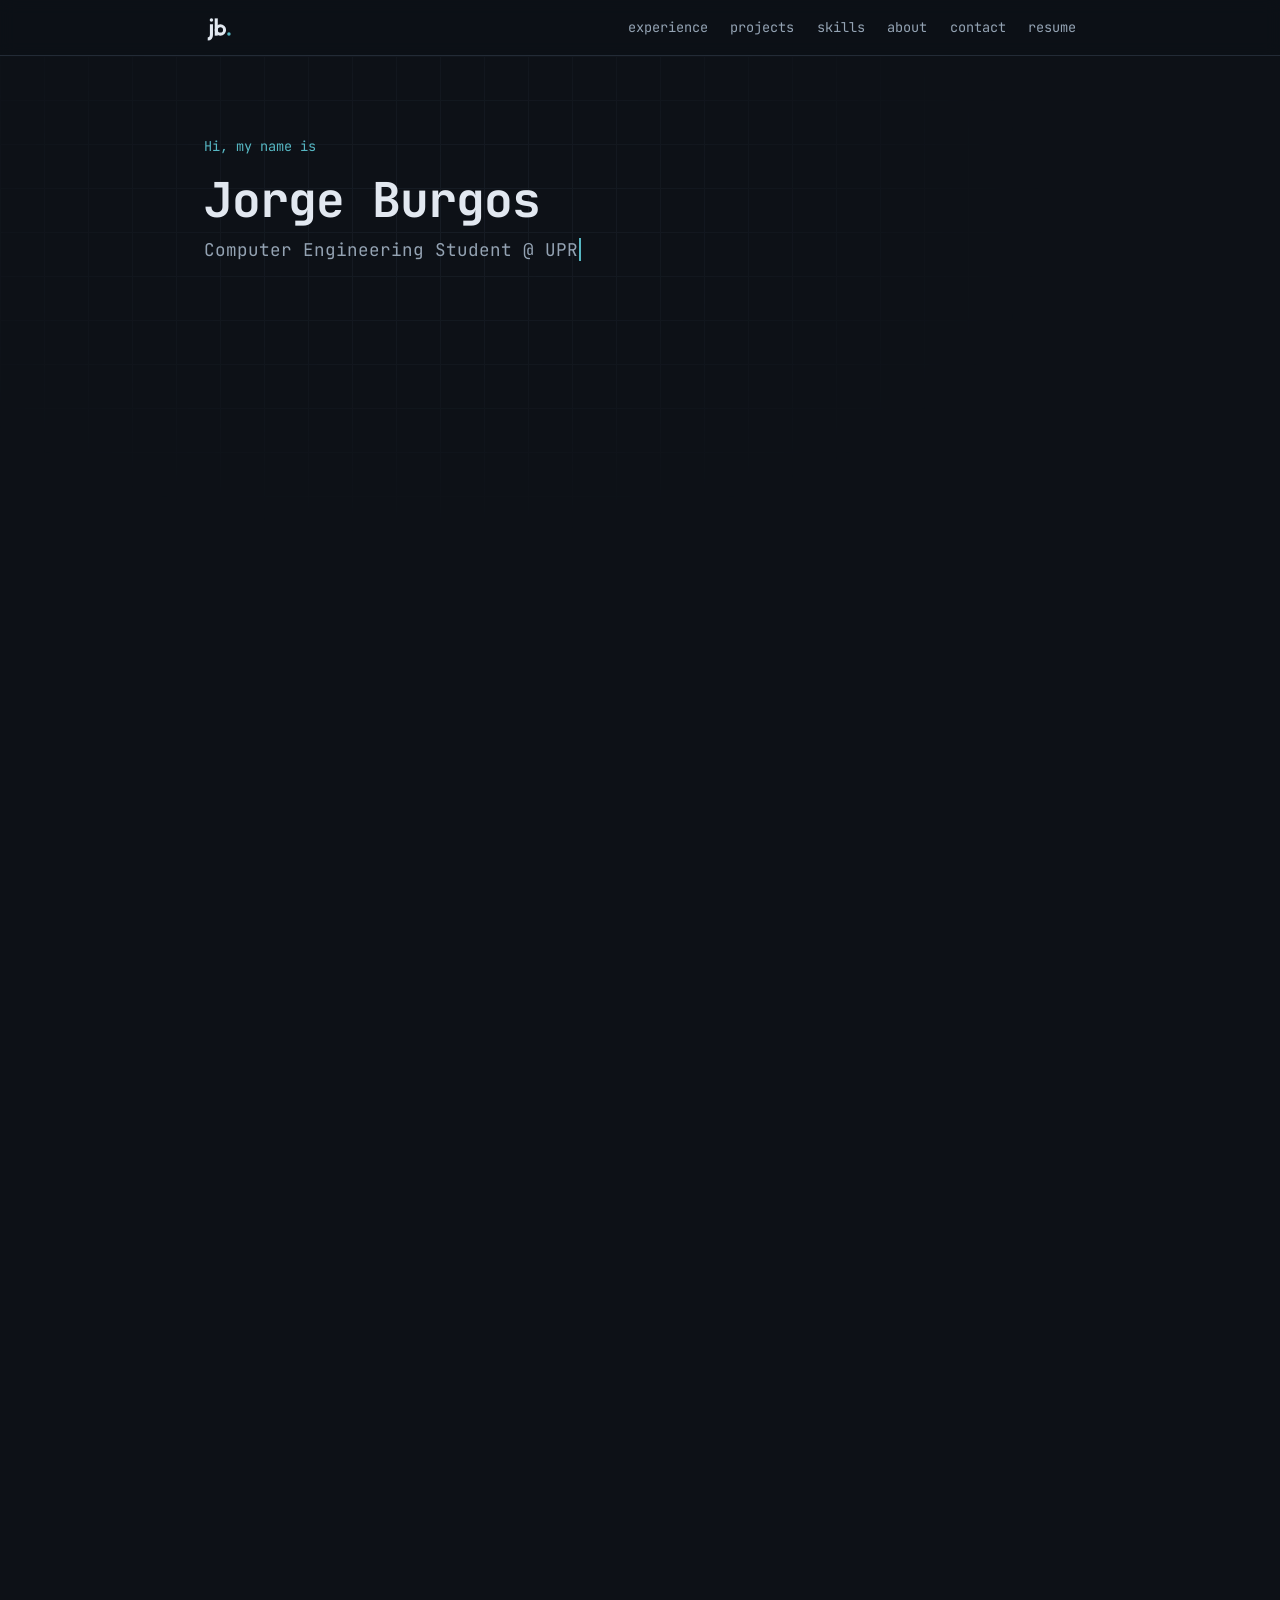
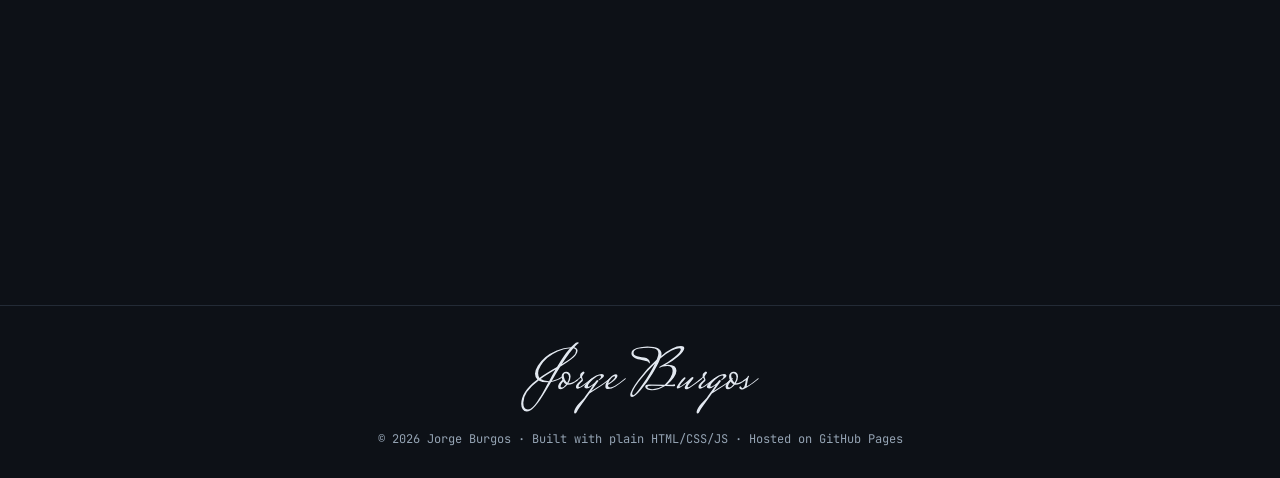
<file: index.html>
<!DOCTYPE html>
<html lang="en">
<head>
  <meta charset="UTF-8" />
  <meta name="viewport" content="width=device-width, initial-scale=1.0" />
  <meta name="description" content="Jorge Burgos — Computer Engineering student at UPRM who builds backend and data systems: ETL pipelines, REST APIs, and serverless AWS. Seeking a Summer 2027 internship." />
  <title>Jorge Burgos — Computer Engineering @ UPRM</title>

  <meta name="theme-color" content="#0d1117" />
  <link rel="icon" href="favicon.ico" sizes="48x48" />
  <link rel="icon" href="favicon.svg" type="image/svg+xml" />
  <link rel="apple-touch-icon" href="apple-touch-icon.png" />
  <link rel="canonical" href="https://jorgeburgos.me/" />

  <!-- Link preview (LinkedIn, WhatsApp, Slack, X) -->
  <meta property="og:type" content="website" />
  <meta property="og:url" content="https://jorgeburgos.me/" />
  <meta property="og:title" content="Jorge Burgos — Computer Engineering @ UPRM" />
  <meta property="og:description" content="Backend and data systems: ETL pipelines, REST APIs, and serverless AWS. Seeking a Summer 2027 internship in backend, data engineering, automation, or cloud." />
  <meta property="og:image" content="https://jorgeburgos.me/images/og.png" />
  <meta property="og:image:width" content="1200" />
  <meta property="og:image:height" content="630" />
  <meta property="og:image:alt" content="Jorge Burgos, Computer Engineering at UPRM: backend, data, automation, cloud" />
  <meta name="twitter:card" content="summary_large_image" />

  <!-- Structured data: tells search engines this page is about a person -->
  <script type="application/ld+json">
  {
    "@context": "https://schema.org",
    "@type": "Person",
    "name": "Jorge Burgos",
    "url": "https://jorgeburgos.me/",
    "image": "https://jorgeburgos.me/images/og.png",
    "jobTitle": "Computer Engineering Student",
    "description": "Computer Engineering student at UPRM who builds backend and data systems: ETL pipelines, REST APIs, and serverless AWS.",
    "email": "mailto:jorgeburgos859@gmail.com",
    "address": {
      "@type": "PostalAddress",
      "addressLocality": "Mayagüez",
      "addressRegion": "PR",
      "addressCountry": "US"
    },
    "affiliation": {
      "@type": "CollegeOrUniversity",
      "name": "University of Puerto Rico at Mayagüez"
    },
    "knowsAbout": [
      "Python",
      "SQL",
      "FastAPI",
      "Flask",
      "PostgreSQL",
      "PostGIS",
      "ETL pipelines",
      "AWS Lambda",
      "Docker",
      "GitHub Actions"
    ],
    "knowsLanguage": [
      "es",
      "en"
    ],
    "sameAs": [
      "https://github.com/jorge-burgos10",
      "https://www.linkedin.com/in/jorge-burgos-b5a8748a/"
    ]
  }
  </script>

  <!-- Marks the page as JS-enabled so scroll reveals only hide content when they can show it again -->
  <script>document.documentElement.classList.add("js");</script>

  <!-- Draw the "jb." logo once per browser session (skipped for reduced motion) -->
  <script>
    try {
      // Also skipped when arriving from another page of this site (e.g. the
      // case study): the visitor has already seen it.
      const fromThisSite = document.referrer.startsWith(location.origin + "/");
      if (
        !fromThisSite &&
        !sessionStorage.getItem("logoAnimated") &&
        !window.matchMedia("(prefers-reduced-motion: reduce)").matches
      ) {
        document.documentElement.classList.add("logo-intro");
        sessionStorage.setItem("logoAnimated", "1");
      }
    } catch (error) {
      // Storage unavailable — show the logo without the animation.
    }
  </script>

  <!-- Google Fonts: JetBrains Mono for headings/code, Inter for body text -->
  <link rel="preconnect" href="https://fonts.googleapis.com" />
  <link rel="preconnect" href="https://fonts.gstatic.com" crossorigin />
  <link
    href="https://fonts.googleapis.com/css2?family=Inter:wght@400;500;600&family=JetBrains+Mono:wght@400;500;700&display=swap"
    rel="stylesheet"
  />

  <link rel="stylesheet" href="styles.css" />

  <style>
    section {
      padding: 3.25rem 0;
      border-top: 1px solid var(--border);
    }

    section:first-of-type {
      border-top: none;
    }

    .intro-deferred {
      opacity: 0;
      transform: translateY(14px);
      pointer-events: none;
    }

    body.intro-ready .intro-deferred {
      opacity: 1;
      transform: none;
      pointer-events: auto;
      transition: opacity 0.7s ease, transform 0.7s ease;
    }

    @media (prefers-reduced-motion: reduce) {
      html {
        scroll-behavior: auto;
      }
      .typewriter-cursor {
        animation: none;
      }
      [data-typewriter].typewriter-pending {
        opacity: 1;
      }
      .intro-deferred {
        opacity: 1;
        transform: none;
        pointer-events: auto;
        transition: none;
      }
    }

    .nav-links {
      display: flex;
      gap: 1.4rem;
    }

    .nav-links a {
      color: var(--text-muted);
    }

    .nav-links a:hover,
    .nav-links a:focus-visible {
      color: var(--accent);
      text-decoration: none;
    }

    /* ============================================================
       Hero
       ============================================================ */
    .hero {
      padding: 5rem 0 3.5rem;
    }

    .hero h1 {
      font-size: clamp(2.1rem, 6vw, 3rem);
      margin-bottom: 0.35rem;
      letter-spacing: -0.02em;
    }

    .hero .title {
      font-family: var(--font-mono);
      color: var(--text-muted);
      font-size: clamp(0.95rem, 3vw, 1.1rem);
      margin-bottom: 1rem;
    }

    .hero .tagline {
      color: var(--text-muted);
      max-width: 38rem;
      margin-bottom: 1.5rem;
    }

    .hero .tagline strong {
      color: var(--text);
      font-weight: 500;
    }


    /* ============================================================
       Projects
       ============================================================ */
    .projects-grid {
      display: grid;
      grid-template-columns: repeat(auto-fit, minmax(300px, 1fr));
      gap: 1.1rem;
    }

    .project-card {
      background: var(--bg-card);
      border: 1px solid var(--border);
      border-radius: 8px;
      padding: 1.4rem;
      display: flex;
      flex-direction: column;
      gap: 0.7rem;
      transition: border-color 0.2s ease, transform 0.2s ease;
    }

    .project-card:hover {
      border-color: var(--accent);
      transform: translateY(-2px);
    }

    .project-head {
      display: flex;
      justify-content: space-between;
      align-items: baseline;
      gap: 0.75rem;
    }

    .project-card h3 {
      font-size: 1rem;
      word-break: break-word;
    }

    .project-status {
      font-family: var(--font-mono);
      font-size: 0.7rem;
      color: var(--accent);
      background: var(--accent-dim);
      padding: 0.15rem 0.55rem;
      border-radius: 999px;
      white-space: nowrap;
    }

    .project-card > p {
      color: var(--text-muted);
      font-size: 0.9rem;
      flex-grow: 1; /* pushes tags + footer to the bottom */
    }

    .project-tags {
      display: flex;
      flex-wrap: wrap;
      gap: 0.45rem;
    }

    .project-tags span {
      font-family: var(--font-mono);
      font-size: 0.72rem;
      color: var(--text-muted);
      background: var(--bg-chip);
      padding: 0.2rem 0.55rem;
      border-radius: 4px;
    }

    .project-meta {
      display: flex;
      justify-content: space-between;
      align-items: center;
      font-family: var(--font-mono);
      font-size: 0.8rem;
      padding-top: 0.4rem;
      border-top: 1px solid var(--border);
    }

    .language-badge {
      color: var(--accent);
    }

    .language-badge::before {
      content: "● ";
      font-size: 0.6rem;
    }

    .project-links {
      display: flex;
      gap: 1rem;
    }

    /* ============================================================
       Skills
       ============================================================ */
    .skills-grid {
      display: grid;
      grid-template-columns: repeat(auto-fit, minmax(220px, 1fr));
      gap: 1.1rem;
    }

    .skills-group {
      background: var(--bg-card);
      border: 1px solid var(--border);
      border-radius: 8px;
      padding: 1.2rem 1.4rem;
    }

    .skills-group h3 {
      font-size: 0.8rem;
      color: var(--accent);
      font-weight: 500;
      margin-bottom: 0.8rem;
      text-transform: lowercase;
    }

    .skills-group h3::before {
      content: "$ ";
      color: var(--text-muted);
    }

    .skills-list {
      list-style: none;
      display: flex;
      flex-wrap: wrap;
      gap: 0.45rem;
    }

    .skills-list li {
      font-family: var(--font-mono);
      font-size: 0.8rem;
      background: var(--bg-chip);
      border-radius: 4px;
      padding: 0.25rem 0.6rem;
    }

    /* ============================================================
       About — one language at a time, switched with an EN / ES toggle
       ============================================================ */
    .lang-toggle {
      display: inline-flex;
      margin-bottom: 1rem;
      border: 1px solid var(--border);
      border-radius: 6px;
      overflow: hidden;
    }

    .lang-toggle button {
      font-family: var(--font-mono);
      font-size: 0.75rem;
      color: var(--text-muted);
      background: none;
      border: none;
      padding: 0.3rem 0.75rem;
      cursor: pointer;
      transition: color 0.2s ease, background 0.2s ease;
    }

    .lang-toggle button + button {
      border-left: 1px solid var(--border);
    }

    .lang-toggle button:hover {
      color: var(--text);
    }

    .lang-toggle button[aria-pressed="true"] {
      color: var(--accent);
      background: var(--accent-dim);
    }

    .about-col {
      max-width: 46rem;
    }

    .about-col p {
      color: var(--text-muted);
      font-size: 0.92rem;
    }

    .about-col p + p {
      margin-top: 0.8rem;
    }

    .about-col .about-sign {
      margin-top: 1.2rem;
      font-family: var(--font-mono);
      font-size: 0.75rem;
    }

    .about-col p strong {
      color: var(--text);
      font-weight: 500;
    }

    /* ============================================================
       Contact + footer
       ============================================================ */
    .contact p {
      color: var(--text-muted);
      max-width: 34rem;
      margin-bottom: 1.25rem;
    }

    /* ============================================================
       Mobile adjustments
       ============================================================ */
    @media (max-width: 640px) {
      section {
        padding: 2.5rem 0;
      }

      .hero {
        padding: 3.5rem 0 2.5rem;
      }

      .nav-links {
        gap: 0.5rem 0.9rem;
        flex-wrap: wrap;
        justify-content: flex-end;
      }
    }

    /* ============================================================
       Scroll reveal — sections fade in as they enter the viewport
       ============================================================ */
    .js .reveal {
      opacity: 0;
      transform: translateY(16px);
      transition: opacity 0.6s ease, transform 0.6s ease;
    }

    .js .reveal.visible {
      opacity: 1;
      transform: none;
    }

    @media (prefers-reduced-motion: reduce) {
      .js .reveal {
        opacity: 1;
        transform: none;
        transition: none;
      }
    }

    /* Nav link for the section currently on screen */
    .nav-links a {
      transition: color 0.2s ease;
    }

    .nav-links a.active {
      color: var(--text);
    }

    /* ============================================================
       Hero backdrop — faint map-style grid that fades out
       ============================================================ */
    body {
      overflow-x: clip;
    }

    .hero {
      position: relative;
    }

    .hero::before {
      content: "";
      position: absolute;
      top: 0;
      bottom: 0;
      left: 50%;
      width: 100vw;
      transform: translateX(-50%);
      z-index: -1;
      pointer-events: none;
      background-image:
        linear-gradient(var(--border) 1px, transparent 1px),
        linear-gradient(90deg, var(--border) 1px, transparent 1px);
      background-size: 44px 44px;
      opacity: 0.45;
      -webkit-mask-image: radial-gradient(ellipse 60% 85% at 35% 35%, #000 0%, transparent 78%);
      mask-image: radial-gradient(ellipse 60% 85% at 35% 35%, #000 0%, transparent 78%);
    }

    /* ============================================================
       Featured project card — screenshot + details side by side
       ============================================================ */
    .project-card.featured .cover-title {
      font-size: clamp(1.35rem, 3.4vw, 1.9rem);
    }

    .project-card.featured {
      grid-column: 1 / -1;
      display: grid;
      grid-template-columns: minmax(0, 1.05fr) minmax(0, 1fr);
      gap: 1.4rem;
      align-items: center;
    }

    .project-thumb {
      position: relative;
      display: block;
      border: 1px solid var(--border);
      border-radius: 6px;
      overflow: hidden;
      aspect-ratio: 16 / 10;
    }

    .project-thumb img {
      display: block;
      width: 100%;
      height: 100%;
      object-fit: cover;
      transition: transform 0.4s ease;
    }

    .project-card:hover .project-thumb img {
      transform: scale(1.03);
    }

    /* Cover text sits over the map; a bottom fade keeps it readable */
    .project-thumb::after {
      content: "";
      position: absolute;
      inset: 0;
      pointer-events: none;
      background: linear-gradient(
        to top,
        rgba(13, 17, 23, 0.94) 0%,
        rgba(13, 17, 23, 0.55) 28%,
        transparent 55%
      );
    }

    .cover-title,
    .cover-note {
      position: absolute;
      z-index: 1;
      font-family: var(--font-mono);
    }

    .cover-title {
      left: 1.1rem;
      bottom: 0.9rem;
      color: var(--text);
      font-size: clamp(1.25rem, 3vw, 1.6rem);
      font-weight: 700;
      letter-spacing: -0.02em;
    }

    .cover-title::before {
      content: "> ";
      color: var(--accent);
    }

    .cover-note {
      top: 0.8rem;
      right: 0.9rem;
      color: var(--text-muted);
      font-size: 0.68rem;
      background: rgba(13, 17, 23, 0.7);
      border: 1px solid var(--border);
      border-radius: 4px;
      padding: 0.15rem 0.45rem;
    }

    .project-thumb:hover,
    .project-thumb:focus-visible {
      text-decoration: none;
    }

    .project-body {
      flex-grow: 1;
      display: flex;
      flex-direction: column;
      gap: 0.7rem;
    }

    .project-body > p {
      color: var(--text-muted);
      font-size: 0.9rem;
      flex-grow: 1; /* pushes tags + footer to the bottom */
    }

    @media (max-width: 640px) {
      .project-card.featured {
        grid-template-columns: 1fr;
      }
    }

    @media (prefers-reduced-motion: reduce) {
      .project-card,
      .project-thumb img {
        transition: none;
      }

      .project-card:hover,
      .project-card:hover .project-thumb img {
        transform: none;
      }
    }

    /* ============================================================
       Experience — reuses the project card look
       ============================================================ */
    .experience-card .experience-org {
      font-family: var(--font-mono);
      font-size: 0.8rem;
      color: var(--accent);
      flex-grow: 0;
    }

    .experience-points {
      list-style: none;
      display: flex;
      flex-direction: column;
      gap: 0.45rem;
      max-width: 46rem;
    }

    .experience-points li {
      position: relative;
      padding-left: 1.2rem;
      color: var(--text-muted);
      font-size: 0.9rem;
    }

    .experience-points li::before {
      content: "▸";
      position: absolute;
      left: 0;
      color: var(--accent);
    }

    /* Intro buttons stay out of the keyboard order until they appear */
    .intro-deferred {
      visibility: hidden;
    }

    body.intro-ready .intro-deferred {
      visibility: visible;
    }

    @media (prefers-reduced-motion: reduce) {
      .intro-deferred {
        visibility: visible;
      }
    }

    /* Taller hit areas (24px+) for the small text links, same look */
    .nav-links a,
    .project-links a {
      display: inline-block;
      padding: 0.25rem 0;
    }

    /* Phones: keep the nav on one row; the links scroll sideways */
    @media (max-width: 640px) {
      .nav-inner {
        gap: 1rem;
        padding: 0.45rem 0 0.45rem 1.25rem;
      }

      .nav-links {
        flex-wrap: nowrap;
        justify-content: flex-start;
        gap: 1.1rem;
        overflow-x: auto;
        scrollbar-width: none;
        padding: 0.2rem 1.5rem 0.2rem 0.2rem;
        -webkit-mask-image: linear-gradient(to right, #000 calc(100% - 1.75rem), transparent);
        mask-image: linear-gradient(to right, #000 calc(100% - 1.75rem), transparent);
      }

      .nav-links::-webkit-scrollbar {
        display: none;
      }

      .nav-links a {
        white-space: nowrap;
      }
    }

    /* ============================================================
       Project covers — lines draw themselves when scrolled into view
       ============================================================ */
    .project-thumb svg {
      display: block;
      width: 100%;
      height: 100%;
      transition: transform 0.4s ease;
    }

    .project-card:hover .project-thumb svg {
      transform: scale(1.03);
    }

    .cover-anim .draw {
      stroke-dasharray: 1;
      stroke-dashoffset: 1;
    }

    .cover-anim .pop {
      opacity: 0;
      transform: scale(0.4);
      transform-box: fill-box;
      transform-origin: center;
    }

    .cover-anim.drawn .draw {
      animation: cover-draw 1.6s cubic-bezier(0.65, 0, 0.35, 1) forwards;
    }

    .cover-anim.drawn .pop {
      animation: cover-pop 0.4s cubic-bezier(0.34, 1.56, 0.64, 1) var(--d, 1.2s) forwards;
    }

    @keyframes cover-draw {
      to { stroke-dashoffset: 0; }
    }

    @keyframes cover-pop {
      to { opacity: var(--o, 1); transform: none; }
    }

    /* ============================================================
       Copy email — small "email copied" note above the button
       ============================================================ */
    .btn[data-copy-email] {
      position: relative;
    }

    .btn[data-copy-email].copied::after {
      content: "email copied";
      position: absolute;
      left: 50%;
      bottom: calc(100% + 0.45rem);
      transform: translateX(-50%);
      white-space: nowrap;
      font-family: var(--font-mono);
      font-size: 0.7rem;
      color: var(--accent);
      background: var(--bg-card);
      border: 1px solid var(--accent);
      border-radius: 4px;
      padding: 0.15rem 0.5rem;
      pointer-events: none;
      animation: copied-note 1.8s ease forwards;
    }

    @keyframes copied-note {
      0% { opacity: 0; translate: 0 4px; }
      12%, 80% { opacity: 1; translate: 0 0; }
      100% { opacity: 0; }
    }

    .sr-only {
      position: absolute;
      width: 1px;
      height: 1px;
      padding: 0;
      margin: -1px;
      overflow: hidden;
      clip: rect(0, 0, 0, 0);
      white-space: nowrap;
      border: 0;
    }

    @media (prefers-reduced-motion: no-preference) {
      .js .visible .stagger-item {
        animation: stagger-in 0.5s cubic-bezier(0.22, 1, 0.36, 1) backwards;
        animation-delay: calc(0.12s + var(--i, 0) * 0.07s);
      }
    }

    /* Cards lift with a soft shadow (border keeps the structure) */
    .project-card {
      transition: border-color 0.2s ease, transform 0.2s ease, box-shadow 0.2s ease;
    }

    .project-card:hover {
      box-shadow:
        0 1px 2px rgba(0, 0, 0, 0.3),
        0 14px 32px -14px rgba(0, 0, 0, 0.75);
    }

    .skills-group {
      transition: border-color 0.2s ease, box-shadow 0.2s ease;
    }

    .skills-group:hover {
      border-color: #2f3a48;
      box-shadow: 0 10px 24px -14px rgba(0, 0, 0, 0.7);
    }

    /* ============================================================
       Hero data packets — small teal packets with a fading trail run
       along the grid lines and turn corners, like data moving between
       systems. Masked like the grid so they fade toward the edges.
       ============================================================ */
    .hero-packets {
      position: absolute;
      top: 0;
      bottom: 0;
      left: 50%;
      width: 100vw;
      height: 100%;
      transform: translateX(-50%);
      z-index: -1;
      pointer-events: none;
      /* A wider fade than the grid's, so packets in the open space to the
         right of the text stay visible */
      -webkit-mask-image: radial-gradient(ellipse 75% 100% at 45% 40%, #000 0%, #000 35%, transparent 95%);
      mask-image: radial-gradient(ellipse 75% 100% at 45% 40%, #000 0%, #000 35%, transparent 95%);
    }

    /* ============================================================
       SCOPE illustration in the Experience card
       ============================================================ */
    .experience-art {
      aspect-ratio: 800 / 420;
      margin-bottom: 0.4rem;
    }

    /* The drawing leaves the bottom corner empty, so no dark fade is needed */
    .experience-art::after {
      display: none;
    }

    .experience-art .scope-svg {
      display: block;
      width: 100%;
      height: 100%;
    }

    .scope-readout {
      position: absolute;
      z-index: 1;
      top: 0.8rem;
      left: 0.9rem;
      font-family: var(--font-mono);
      font-size: 0.68rem;
      color: var(--text-muted);
      background: rgba(13, 17, 23, 0.7);
      border: 1px solid var(--border);
      border-radius: 4px;
      padding: 0.15rem 0.45rem;
    }

    .scope-readout b {
      display: inline-block;
      min-width: 1ch;
      color: var(--accent);
      font-weight: 500;
      font-variant-numeric: tabular-nums;
    }

    @media (max-width: 640px) {
      .experience-art {
        aspect-ratio: 16 / 10;
      }

      /* Diagram labels get too small to read on phones */
      .scope-label,
      .experience-art .cover-note {
        display: none;
      }
    }

    .experience-card .experience-summary {
      color: var(--text);
      font-size: 0.92rem;
      max-width: 46rem;
      flex-grow: 0;
    }

    /* "more about this role" — extra detail, collapsed by default */
    .experience-points strong {
      color: var(--text);
      font-weight: 500;
    }

    .experience-more summary {
      display: inline-flex;
      align-items: center;
      gap: 0.45rem;
      padding: 0.25rem 0;
      font-family: var(--font-mono);
      font-size: 0.8rem;
      color: var(--accent);
      cursor: pointer;
      list-style: none;
    }

    .experience-more summary::-webkit-details-marker {
      display: none;
    }

    .experience-more summary::before {
      content: "▸";
      transition: transform 0.2s ease;
    }

    .experience-more[open] summary::before {
      transform: rotate(90deg);
    }

    .experience-more[open] summary {
      margin-bottom: 0.6rem;
    }

    @media (prefers-reduced-motion: reduce) {
      .experience-more summary::before {
        transition: none;
      }
    }

    /* ============================================================
       Skill filters — "core" shows the strongest skills by default;
       the other buttons show one group, or all of them
       ============================================================ */
    .skill-filters {
      display: flex;
      flex-wrap: wrap;
      gap: 0.4rem;
      margin-bottom: 1.1rem;
    }

    .skill-filters button {
      font-family: var(--font-mono);
      font-size: 0.75rem;
      color: var(--text-muted);
      background: none;
      border: 1px solid var(--border);
      border-radius: 999px;
      padding: 0.3rem 0.8rem;
      cursor: pointer;
      transition: color 0.2s ease, border-color 0.2s ease, background 0.2s ease;
    }

    .skill-filters button:hover {
      color: var(--text);
      border-color: #2f3a48;
    }

    .skill-filters button[aria-pressed="true"] {
      color: var(--accent);
      border-color: var(--accent);
      background: var(--accent-dim);
    }

    /* In the full view, core skills get a subtle teal outline */
    .skills-grid.show-core-marks .skills-list li[data-core] {
      box-shadow: inset 0 0 0 1px rgba(86, 182, 194, 0.35);
    }

    @media (prefers-reduced-motion: reduce) {
      .skill-filters button {
        transition: none;
      }
    }


    /* ============================================================
       Icons — Rune Icons (Apache 2.0) outline glyphs; GitHub and
       LinkedIn logos from Simple Icons
       ============================================================ */
    .ico {
      flex: none;
      width: 1em;
      height: 1em;
    }

    .hero-facts > span {
      display: inline-flex;
      align-items: center;
      gap: 0.45rem;
    }

    .ico-fact {
      width: 14px;
      height: 14px;
      color: var(--accent);
    }

    .btn-icon {
      display: inline-flex;
      align-items: center;
      gap: 0.5rem;
    }

    .btn-icon .ico {
      width: 15px;
      height: 15px;
    }

    /* Copy email: the mail icon turns into a check while "copied" shows */
    /* Copy email: the mail icon morphs into a check while "copied" shows.
       Both icons share one slot; the envelope shrinks and turns away
       while the check draws itself in. */
    .ico-swap {
      display: inline-grid;
      flex: none;
    }

    .ico-swap > .ico {
      grid-area: 1 / 1;
      transition: opacity 0.25s ease, transform 0.35s cubic-bezier(0.34, 1.56, 0.64, 1);
    }

    .btn-icon .ico-check {
      color: var(--accent);
      opacity: 0;
      transform: scale(0.6);
    }

    .ico-check path {
      stroke-dasharray: 1;
      stroke-dashoffset: 1;
      transition: stroke-dashoffset 0.35s cubic-bezier(0.65, 0, 0.35, 1);
    }

    .btn-icon.copied .ico-mail {
      opacity: 0;
      transform: scale(0.4) rotate(-25deg);
    }

    .btn-icon.copied .ico-check {
      opacity: 1;
      transform: none;
    }

    .btn-icon.copied .ico-check path {
      stroke-dashoffset: 0;
      transition-delay: 0.08s;
    }

    @media (prefers-reduced-motion: reduce) {
      .ico-swap > .ico,
      .ico-check path {
        transition: none;
      }
    }

    .project-links a {
      display: inline-flex;
      align-items: center;
      gap: 0.3rem;
    }

    .ico-arrow {
      width: 13px;
      height: 13px;
    }

    /* Slide arrow: the arrow leaves through one side of its little window
       and a fresh one comes in from the other */
    .arrow-slide {
      position: relative;
      display: inline-block;
      flex: none;
      width: 13px;
      height: 13px;
      overflow: hidden;
    }

    .arrow-slide .ico-arrow {
      position: absolute;
      inset: 0;
      transition: transform 0.3s cubic-bezier(0.65, 0, 0.35, 1);
    }

    .arrow-right { --dx: 110%; --dy: 0%; }
    .arrow-up-right { --dx: 110%; --dy: -110%; }

    .arrow-slide .ico-arrow + .ico-arrow {
      transform: translate(calc(var(--dx) * -1), calc(var(--dy) * -1));
    }

    .project-links a:hover .arrow-slide .ico-arrow,
    .project-links a:focus-visible .arrow-slide .ico-arrow {
      transform: translate(var(--dx), var(--dy));
    }

    .project-links a:hover .arrow-slide .ico-arrow + .ico-arrow,
    .project-links a:focus-visible .arrow-slide .ico-arrow + .ico-arrow {
      transform: none;
    }

    @media (prefers-reduced-motion: reduce) {
      .arrow-slide .ico-arrow {
        transition: none;
      }
    }

    /* ============================================================
       Footer signature — each letter's outline draws in teal, then
       fills in, the first time the footer comes into view
       ============================================================ */
    .footer-sign {
      width: clamp(170px, 30vw, 240px);
      margin: 0.4rem auto 1rem;
    }

    .signature {
      display: block;
      width: 100%;
      height: auto;
      overflow: visible;
    }

    .signature path {
      fill: var(--text);
      stroke: var(--accent);
      stroke-width: 1.2px;
      stroke-opacity: 0;
      vector-effect: non-scaling-stroke;
    }

    @media (prefers-reduced-motion: no-preference) {
      .js .signature path {
        fill-opacity: 0;
        stroke-opacity: 1;
        stroke-dasharray: 1;
        stroke-dashoffset: 1;
      }

      .js .signature.signed path {
        animation:
          sig-draw 0.75s cubic-bezier(0.65, 0, 0.35, 1) calc(var(--i) * 0.09s) forwards,
          sig-fill 0.7s ease calc(1.15s + var(--i) * 0.03s) forwards;
      }
    }

    @keyframes sig-draw {
      to { stroke-dashoffset: 0; }
    }

    @keyframes sig-fill {
      to { fill-opacity: 1; stroke-opacity: 0; }
    }

  </style>
</head>

<body>
  <a class="skip-link" href="#top">Skip to content</a>

  <!-- ============================================================
       Top navigation
       ============================================================ -->
  <nav class="nav">
    <div class="nav-inner">
      <a href="#top" class="nav-name" aria-label="Jorge Burgos — home"><svg class="nav-logo" viewBox="0 0 64 64" width="28" height="28" aria-hidden="true" focusable="false"><g fill="none" stroke="#e2e8f0" stroke-width="7"><path class="logo-stroke" pathLength="1" style="--d: 0.1s" d="M17 23.5V48Q17 57 8.5 57"/><path class="logo-stroke" pathLength="1" style="--d: 0.3s" d="M28 10V49.5"/><path class="logo-stroke" pathLength="1" style="--d: 0.5s" d="M47 36.5A9.5 9.5 0 1 1 28 36.5A9.5 9.5 0 1 1 47 36.5"/></g><circle class="logo-dot" style="--d: 0.75s" cx="17" cy="13.5" r="4" fill="#e2e8f0"/><circle class="logo-dot" style="--d: 1.05s" cx="57" cy="45.5" r="4" fill="#56b6c2"/></svg></a>
      <div class="nav-links">
        <a href="#experience">experience</a>
        <a href="#projects">projects</a>
        <a href="#skills">skills</a>
        <a href="#about">about</a>
        <a href="#contact">contact</a>
        <a href="resume/Jorge_Burgos_Resume.pdf" target="_blank" rel="noopener noreferrer">resume</a>
      </div>
    </div>
  </nav>

  <main class="wrap" id="top">
    <!-- ============================================================
         1. Hero
         ============================================================ -->
    <section class="hero">
      <p class="hero-kicker" data-typewriter>Hi, my name is</p>
      <h1 data-typewriter>Jorge Burgos</h1>
      <p class="title" data-typewriter>Computer Engineering Student @ UPRM</p>
      <p class="tagline" data-typewriter>
        I build <strong>backends, data pipelines, and automation</strong>,
        because a few lines of code can do something big.
      </p>
      <div class="hero-facts">
        <span data-typewriter><svg class="ico ico-fact" viewBox="0 0 24 24" fill="none" stroke="currentColor" stroke-width="2" stroke-linecap="round" stroke-linejoin="round" aria-hidden="true" focusable="false"><path d="M20 10C20 14.993 14.461 20.193 12.601 21.799C12.4277 21.9293 12.2168 21.9998 12 21.9998C11.7832 21.9998 11.5723 21.9293 11.399 21.799C9.539 20.193 4 14.993 4 10C4 7.87827 4.84285 5.84344 6.34315 4.34315C7.84344 2.84285 9.87827 2 12 2C14.1217 2 16.1566 2.84285 17.6569 4.34315C19.1571 5.84344 20 7.87827 20 10Z"/><path d="M12 13C13.6569 13 15 11.6569 15 10C15 8.34315 13.6569 7 12 7C10.3431 7 9 8.34315 9 10C9 11.6569 10.3431 13 12 13Z"/></svg><span>Mayagüez, Puerto Rico</span></span>
        <span data-typewriter><svg class="ico ico-fact" viewBox="0 0 24 24" fill="none" stroke="currentColor" stroke-width="2" stroke-linecap="round" stroke-linejoin="round" aria-hidden="true" focusable="false"><path d="M8 2V6M16 2V6M3 10H21M5 4H19C20.1046 4 21 4.89543 21 6V20C21 21.1046 20.1046 22 19 22H5C3.89543 22 3 21.1046 3 20V6C3 4.89543 3.89543 4 5 4Z"/></svg><span>B.S. December 2027</span></span>
        <span data-typewriter><svg class="ico ico-fact" viewBox="0 0 24 24" fill="none" stroke="currentColor" stroke-width="2" stroke-linecap="round" stroke-linejoin="round" aria-hidden="true" focusable="false"><path d="M20.9999 21.0002L16.6599 16.6602M19 11C19 15.4183 15.4183 19 11 19C6.58172 19 3 15.4183 3 11C3 6.58172 6.58172 3 11 3C15.4183 3 19 6.58172 19 11Z"/></svg><span>Internships: backend · data engineering · automation · cloud</span></span>
      </div>
      <div class="hero-links intro-deferred">
        <a class="btn btn-primary btn-icon" href="resume/Jorge_Burgos_Resume.pdf" target="_blank" rel="noopener noreferrer"><svg class="ico " viewBox="0 0 24 24" fill="none" stroke="currentColor" stroke-width="2" stroke-linecap="round" stroke-linejoin="round" aria-hidden="true" focusable="false"><path d="M14 2H6C5.46957 2 4.96086 2.21072 4.58579 2.58579C4.21071 2.96086 4 3.46957 4 4V20C4 20.5304 4.21071 21.0391 4.58579 21.4142C4.96086 21.7893 5.46957 22 6 22H18C18.5304 22 19.0391 21.7893 19.4142 21.4142C19.7893 21.0391 20 20.5304 20 20V8M14 2C14.3166 1.99949 14.6301 2.06161 14.9225 2.18277C15.215 2.30394 15.4806 2.48176 15.704 2.706L19.292 6.294C19.5168 6.51751 19.6952 6.78335 19.8167 7.07616C19.9382 7.36898 20.0005 7.68297 20 8M14 2V7C14 7.26522 14.1054 7.51957 14.2929 7.70711C14.4804 7.89464 14.7348 8 15 8L20 8M10 9H8M16 13H8M16 17H8"/></svg>Resume</a>
        <a class="btn btn-icon" href="https://github.com/jorge-burgos10" target="_blank" rel="noopener noreferrer"><svg class="ico " viewBox="0 0 24 24" fill="currentColor" aria-hidden="true" focusable="false"><path d="M12 .297c-6.63 0-12 5.373-12 12 0 5.303 3.438 9.8 8.205 11.385.6.113.82-.258.82-.577 0-.285-.01-1.04-.015-2.04-3.338.724-4.042-1.61-4.042-1.61C4.422 18.07 3.633 17.7 3.633 17.7c-1.087-.744.084-.729.084-.729 1.205.084 1.838 1.236 1.838 1.236 1.07 1.835 2.809 1.305 3.495.998.108-.776.417-1.305.76-1.605-2.665-.3-5.466-1.332-5.466-5.93 0-1.31.465-2.38 1.235-3.22-.135-.303-.54-1.523.105-3.176 0 0 1.005-.322 3.3 1.23.96-.267 1.98-.399 3-.405 1.02.006 2.04.138 3 .405 2.28-1.552 3.285-1.23 3.285-1.23.645 1.653.24 2.873.12 3.176.765.84 1.23 1.91 1.23 3.22 0 4.61-2.805 5.625-5.475 5.92.42.36.81 1.096.81 2.22 0 1.606-.015 2.896-.015 3.286 0 .315.21.69.825.57C20.565 22.092 24 17.592 24 12.297c0-6.627-5.373-12-12-12"/></svg>GitHub</a>
        <a class="btn btn-icon" href="https://www.linkedin.com/in/jorge-burgos-b5a8748a/" target="_blank" rel="noopener noreferrer"><svg class="ico " viewBox="0 0 24 24" fill="currentColor" aria-hidden="true" focusable="false"><path d="M20.447 20.452h-3.554v-5.569c0-1.328-.027-3.037-1.852-3.037-1.853 0-2.136 1.445-2.136 2.939v5.667H9.351V9h3.414v1.561h.046c.477-.9 1.637-1.85 3.37-1.85 3.601 0 4.267 2.37 4.267 5.455v6.286zM5.337 7.433c-1.144 0-2.063-.926-2.063-2.065 0-1.138.92-2.063 2.063-2.063 1.14 0 2.064.925 2.064 2.063 0 1.139-.925 2.065-2.064 2.065zm1.782 13.019H3.555V9h3.564v11.452zM22.225 0H1.771C.792 0 0 .774 0 1.729v20.542C0 23.227.792 24 1.771 24h20.451C23.2 24 24 23.227 24 22.271V1.729C24 .774 23.2 0 22.222 0h.003z"/></svg>LinkedIn</a>
        <a class="btn btn-icon" href="mailto:jorgeburgos859@gmail.com" data-copy-email="jorgeburgos859@gmail.com"><span class="ico-swap"><svg class="ico ico-mail" viewBox="0 0 24 24" fill="none" stroke="currentColor" stroke-width="2" stroke-linecap="round" stroke-linejoin="round" aria-hidden="true" focusable="false"><path d="M22 7L13.009 12.727C12.7039 12.9042 12.3573 12.9976 12.0045 12.9976C11.6517 12.9976 11.3051 12.9042 11 12.727L2 7M4 4H20C21.1046 4 22 4.89543 22 6V18C22 19.1046 21.1046 20 20 20H4C2.89543 20 2 19.1046 2 18V6C2 4.89543 2.89543 4 4 4Z"/></svg><svg class="ico ico-check" viewBox="0 0 24 24" fill="none" stroke="currentColor" stroke-width="2" stroke-linecap="round" stroke-linejoin="round" aria-hidden="true" focusable="false"><path pathLength="1" d="M20 6L9 17L4 12"/></svg></span>Email</a>
      </div>
    </section>

    <!-- ============================================================
         2. Experience
         ============================================================ -->
    <section id="experience" class="reveal">
      <h2 class="section-title" data-typewriter-scroll><span class="num">01</span> <span class="label">experience</span></h2>
      <article class="project-card experience-card">
        <div class="project-thumb experience-art">
          <!-- SCOPE illustration (generated): gateway, Lambda cluster, S3, RDS -->
          <svg class="scope-svg" viewBox="0 0 800 420" preserveAspectRatio="xMidYMid slice" role="img" aria-label="Diagram of the SCOPE system: a parking-lot camera sends photos through an IAM-secured API Gateway to a Flask app running on about five Lambda functions. Photos go to S3, where a lifecycle rule deletes them seconds after processing; results go to RDS PostgreSQL and show which parking spaces are free or occupied."><rect width="800" height="420" fill="#0d1117"/><defs><pattern id="scope-dots" width="22" height="22" patternUnits="userSpaceOnUse"><circle cx="11" cy="11" r="1" fill="#1a222c"/></pattern></defs><rect width="800" height="420" fill="url(#scope-dots)"/><polygon points="127.2,174.5 526.7,405.1 526.7,393.8 127.2,163.2" fill="#121821" stroke="#232b36" stroke-width="1" stroke-linejoin="round"/><polygon points="672.8,320.7 526.7,405.1 526.7,393.8 672.8,309.5" fill="#0d1218" stroke="#232b36" stroke-width="1" stroke-linejoin="round"/><polygon points="273.3,78.8 672.8,309.5 526.7,393.8 127.2,163.2" fill="#18202a" stroke="#232b36" stroke-width="1" stroke-linejoin="round"/><line x1="146.7" y1="175.6" x2="146.7" y2="179.0" stroke="#232b36" stroke-width="1"/><line x1="166.2" y1="186.8" x2="166.2" y2="190.2" stroke="#232b36" stroke-width="1"/><line x1="185.7" y1="198.1" x2="185.7" y2="201.5" stroke="#232b36" stroke-width="1"/><line x1="205.1" y1="209.3" x2="205.1" y2="212.7" stroke="#232b36" stroke-width="1"/><line x1="224.6" y1="220.6" x2="224.6" y2="224.0" stroke="#232b36" stroke-width="1"/><line x1="244.1" y1="231.8" x2="244.1" y2="235.2" stroke="#232b36" stroke-width="1"/><line x1="263.6" y1="243.1" x2="263.6" y2="246.5" stroke="#232b36" stroke-width="1"/><line x1="283.1" y1="254.3" x2="283.1" y2="257.7" stroke="#232b36" stroke-width="1"/><line x1="302.6" y1="265.6" x2="302.6" y2="269.0" stroke="#232b36" stroke-width="1"/><line x1="322.1" y1="276.8" x2="322.1" y2="280.2" stroke="#232b36" stroke-width="1"/><line x1="341.5" y1="288.1" x2="341.5" y2="291.5" stroke="#232b36" stroke-width="1"/><line x1="361.0" y1="299.3" x2="361.0" y2="302.7" stroke="#232b36" stroke-width="1"/><line x1="380.5" y1="310.6" x2="380.5" y2="314.0" stroke="#232b36" stroke-width="1"/><line x1="400.0" y1="321.8" x2="400.0" y2="325.2" stroke="#232b36" stroke-width="1"/><line x1="419.5" y1="333.1" x2="419.5" y2="336.5" stroke="#232b36" stroke-width="1"/><line x1="439.0" y1="344.3" x2="439.0" y2="347.7" stroke="#232b36" stroke-width="1"/><line x1="458.5" y1="355.6" x2="458.5" y2="359.0" stroke="#232b36" stroke-width="1"/><line x1="477.9" y1="366.8" x2="477.9" y2="370.2" stroke="#232b36" stroke-width="1"/><line x1="497.4" y1="378.1" x2="497.4" y2="381.5" stroke="#232b36" stroke-width="1"/><polygon points="540.3,278.6 631.1,331.1 551.2,377.2 460.4,324.8" fill="#141b24" stroke="#2c3846" stroke-width="1" stroke-linejoin="round"/><polygon points="540.3,284.0 558.8,294.7 529.6,311.6 511.1,300.9" fill="#2b5f66" stroke="#56b6c2" stroke-width="1" stroke-linejoin="round" stroke-opacity="0.35"><animate attributeName="fill" values="#2b5f66;#2b5f66;#3a4756;#3a4756;#2b5f66" keyTimes="0;0.45;0.5;0.95;1" dur="7s" begin="0.0s" repeatCount="indefinite"/></polygon><polygon points="561.1,296.1 579.7,306.8 550.4,323.6 531.9,313.0" fill="#2b5f66" stroke="#56b6c2" stroke-width="1" stroke-linejoin="round" stroke-opacity="0.35"><animate attributeName="fill" values="#2b5f66;#2b5f66;#3a4756;#3a4756;#2b5f66" keyTimes="0;0.45;0.5;0.95;1" dur="9s" begin="2.6s" repeatCount="indefinite"/></polygon><polygon points="582.0,308.1 600.5,318.8 571.3,335.7 552.8,325.0" fill="#2b5f66" stroke="#56b6c2" stroke-width="1" stroke-linejoin="round" stroke-opacity="0.35"><animate attributeName="fill" values="#2b5f66;#2b5f66;#3a4756;#3a4756;#2b5f66" keyTimes="0;0.45;0.5;0.95;1" dur="8s" begin="1.1s" repeatCount="indefinite"/></polygon><polygon points="602.8,320.2 621.4,330.8 592.1,347.7 573.6,337.0" fill="#2b5f66" stroke="#56b6c2" stroke-width="1" stroke-linejoin="round" stroke-opacity="0.35"><animate attributeName="fill" values="#2b5f66;#2b5f66;#3a4756;#3a4756;#2b5f66" keyTimes="0;0.45;0.5;0.95;1" dur="10s" begin="4.0s" repeatCount="indefinite"/></polygon><polygon points="499.4,307.7 517.9,318.4 488.7,335.2 470.1,324.5" fill="#2b5f66" stroke="#56b6c2" stroke-width="1" stroke-linejoin="round" stroke-opacity="0.35"><animate attributeName="fill" values="#2b5f66;#2b5f66;#3a4756;#3a4756;#2b5f66" keyTimes="0;0.45;0.5;0.95;1" dur="9s" begin="3.2s" repeatCount="indefinite"/></polygon><polygon points="520.2,319.7 538.7,330.4 509.5,347.3 491.0,336.6" fill="#2b5f66" stroke="#56b6c2" stroke-width="1" stroke-linejoin="round" stroke-opacity="0.35"><animate attributeName="fill" values="#2b5f66;#2b5f66;#3a4756;#3a4756;#2b5f66" keyTimes="0;0.45;0.5;0.95;1" dur="7s" begin="0.6s" repeatCount="indefinite"/></polygon><polygon points="541.1,331.7 559.6,342.4 530.4,359.3 511.8,348.6" fill="#2b5f66" stroke="#56b6c2" stroke-width="1" stroke-linejoin="round" stroke-opacity="0.35"><animate attributeName="fill" values="#2b5f66;#2b5f66;#3a4756;#3a4756;#2b5f66" keyTimes="0;0.45;0.5;0.95;1" dur="11s" begin="5.1s" repeatCount="indefinite"/></polygon><polygon points="561.9,343.8 580.4,354.5 551.2,371.3 532.7,360.7" fill="#2b5f66" stroke="#56b6c2" stroke-width="1" stroke-linejoin="round" stroke-opacity="0.35"><animate attributeName="fill" values="#2b5f66;#2b5f66;#3a4756;#3a4756;#2b5f66" keyTimes="0;0.45;0.5;0.95;1" dur="8s" begin="1.9s" repeatCount="indefinite"/></polygon><path d="M224.6 131.9 L262.6 153.9 L317.2 185.4" fill="none" stroke="#3a4756" stroke-width="7" stroke-linecap="round" stroke-linejoin="round"/><path d="M224.6 131.9 L262.6 153.9 L317.2 185.4" fill="none" stroke="#111820" stroke-width="3" stroke-linecap="round" stroke-linejoin="round"/><path d="M419.5 223.1 L440.9 235.4 L456.5 226.4 L473.1 236.0" fill="none" stroke="#3a4756" stroke-width="7" stroke-linecap="round" stroke-linejoin="round"/><path d="M419.5 223.1 L440.9 235.4 L456.5 226.4 L473.1 236.0" fill="none" stroke="#111820" stroke-width="3" stroke-linecap="round" stroke-linejoin="round"/><path d="M375.6 231.5 L411.7 252.3 L386.4 266.9 L404.9 277.6" fill="none" stroke="#3a4756" stroke-width="7" stroke-linecap="round" stroke-linejoin="round"/><path d="M375.6 231.5 L411.7 252.3 L386.4 266.9 L404.9 277.6" fill="none" stroke="#111820" stroke-width="3" stroke-linecap="round" stroke-linejoin="round"/><path d="M445.8 301.3 L460.4 309.7 L491.6 291.7 L505.2 299.6" fill="none" stroke="#3a4756" stroke-width="7" stroke-linecap="round" stroke-linejoin="round"/><path d="M445.8 301.3 L460.4 309.7 L491.6 291.7 L505.2 299.6" fill="none" stroke="#111820" stroke-width="3" stroke-linecap="round" stroke-linejoin="round"/><g><rect x="-5.0" y="-4.0" width="10" height="8" rx="1.5" fill="#e2e8f0" stroke="#56b6c2" stroke-width="1.2"/><path d="M-3.0 2.0 L-1.6666666666666667 -0.8 L0.8333333333333334 1.6 L2.5 -1.3333333333333333 L3.5 2.0 Z" fill="#56b6c2"/><animateMotion dur="2.4s" begin="0s" repeatCount="indefinite" path="M224.6 126.3 L262.6 148.3 L317.2 179.8"/><animate attributeName="opacity" values="0;1;1;0" keyTimes="0;0.1;0.85;1" dur="2.4s" begin="0s" repeatCount="indefinite"/></g><g><rect x="-5.0" y="-4.0" width="10" height="8" rx="1.5" fill="#e2e8f0" stroke="#56b6c2" stroke-width="1.2"/><path d="M-3.0 2.0 L-1.6666666666666667 -0.8 L0.8333333333333334 1.6 L2.5 -1.3333333333333333 L3.5 2.0 Z" fill="#56b6c2"/><animateMotion dur="2.4s" begin="1.2s" repeatCount="indefinite" path="M224.6 126.3 L262.6 148.3 L317.2 179.8"/><animate attributeName="opacity" values="0;1;1;0" keyTimes="0;0.1;0.85;1" dur="2.4s" begin="1.2s" repeatCount="indefinite"/></g><circle r="3.2" fill="#56b6c2"><animateMotion dur="2.4s" begin="0.6s" repeatCount="indefinite" path="M375.6 228.8 L411.7 249.6 L386.4 264.2 L404.9 274.9"/><animate attributeName="opacity" values="0;1;1;0" keyTimes="0;0.1;0.85;1" dur="2.4s" begin="0.6s" repeatCount="indefinite"/></circle><circle r="3.2" fill="#56b6c2"><animateMotion dur="2.4s" begin="1.8s" repeatCount="indefinite" path="M375.6 228.8 L411.7 249.6 L386.4 264.2 L404.9 274.9"/><animate attributeName="opacity" values="0;1;1;0" keyTimes="0;0.1;0.85;1" dur="2.4s" begin="1.8s" repeatCount="indefinite"/></circle><circle r="3.2" fill="#56b6c2"><animateMotion dur="2.4s" begin="1.0s" repeatCount="indefinite" path="M445.8 298.6 L460.4 307.0 L491.6 289.0 L505.2 296.9"/><animate attributeName="opacity" values="0;1;1;0" keyTimes="0;0.1;0.85;1" dur="2.4s" begin="1.0s" repeatCount="indefinite"/></circle><circle r="3.2" fill="#56b6c2"><animateMotion dur="2.4s" begin="2.2s" repeatCount="indefinite" path="M445.8 298.6 L460.4 307.0 L491.6 289.0 L505.2 296.9"/><animate attributeName="opacity" values="0;1;1;0" keyTimes="0;0.1;0.85;1" dur="2.4s" begin="2.2s" repeatCount="indefinite"/></circle><g><rect x="-6.0" y="-5.0" width="12" height="10" rx="1.5" fill="#e2e8f0" stroke="#56b6c2" stroke-width="1.2"/><path d="M-4.0 3.0 L-2.0 -1.0 L1.0 2.0 L3.0 -1.6666666666666667 L4.5 3.0 Z" fill="#56b6c2"/><animateMotion dur="4.8s" repeatCount="indefinite" path="M419.5 218.6 L440.9 230.9 L456.5 221.9 L473.1 231.5" keyPoints="0;1;1" keyTimes="0;0.5;1" calcMode="linear"/><animate attributeName="opacity" values="0;1;1;0;0" keyTimes="0;0.05;0.46;0.5;1" dur="4.8s" repeatCount="indefinite"/></g><polygon points="213.1,131.2 217.8,133.9 217.8,73.1 213.1,70.4" fill="#212a35" stroke="#3a4756" stroke-width="1" stroke-linejoin="round"/><polygon points="222.5,131.2 217.8,133.9 217.8,73.1 222.5,70.4" fill="#19212a" stroke="#3a4756" stroke-width="1" stroke-linejoin="round"/><polygon points="217.8,67.7 222.5,70.4 217.8,73.1 213.1,70.4" fill="#2a3542" stroke="#3a4756" stroke-width="1" stroke-linejoin="round"/><polygon points="200.3,68.2 221.7,80.5 221.7,68.2 200.3,55.8" fill="#212a35" stroke="#3a4756" stroke-width="1" stroke-linejoin="round"/><polygon points="235.3,72.7 221.7,80.5 221.7,68.2 235.3,60.3" fill="#19212a" stroke="#3a4756" stroke-width="1" stroke-linejoin="round"/><polygon points="213.9,47.9 235.3,60.3 221.7,68.2 200.3,55.8" fill="#2a3542" stroke="#3a4756" stroke-width="1" stroke-linejoin="round"/><circle cx="228.5" cy="70.5" r="5" fill="#0d1117" stroke="#56b6c2" stroke-width="2"/><circle cx="228.5" cy="70.5" r="2" fill="#56b6c2"><animate attributeName="opacity" values="1;0.3;1" dur="2.4s" repeatCount="indefinite"/></circle><polygon points="270.4,150.3 282.1,157.0 282.1,114.3 270.4,107.5" fill="#212a35" stroke="#3a4756" stroke-width="1" stroke-linejoin="round"/><polygon points="293.8,150.3 282.1,157.0 282.1,114.3 293.8,107.5" fill="#19212a" stroke="#3a4756" stroke-width="1" stroke-linejoin="round"/><polygon points="282.1,100.8 293.8,107.5 282.1,114.3 270.4,107.5" fill="#2a3542" stroke="#3a4756" stroke-width="1" stroke-linejoin="round"/><polygon points="239.2,168.3 250.9,175.0 250.9,132.3 239.2,125.5" fill="#212a35" stroke="#3a4756" stroke-width="1" stroke-linejoin="round"/><polygon points="262.6,168.3 250.9,175.0 250.9,132.3 262.6,125.5" fill="#19212a" stroke="#3a4756" stroke-width="1" stroke-linejoin="round"/><polygon points="250.9,118.8 262.6,125.5 250.9,132.3 239.2,125.5" fill="#2a3542" stroke="#3a4756" stroke-width="1" stroke-linejoin="round"/><polygon points="235.3,125.5 250.9,134.5 250.9,122.2 235.3,113.2" fill="#212a35" stroke="#3a4756" stroke-width="1" stroke-linejoin="round"/><polygon points="297.7,107.5 250.9,134.5 250.9,122.2 297.7,95.2" fill="#19212a" stroke="#3a4756" stroke-width="1" stroke-linejoin="round"/><polygon points="282.1,86.2 297.7,95.2 250.9,122.2 235.3,113.2" fill="#2a3542" stroke="#3a4756" stroke-width="1" stroke-linejoin="round"/><g transform="translate(274.3 115.0)"><path d="M-4.5 -2 V-5 a4.5 4.5 0 0 1 9 0 V-2" fill="none" stroke="#56b6c2" stroke-width="2"/><rect x="-6.5" y="-2.5" width="13" height="10" rx="2" fill="#56b6c2"/><circle cx="0" cy="2" r="1.6" fill="#0d1117"/></g><polygon points="328.9,186.3 351.3,199.2 351.3,173.3 328.9,160.4" fill="#212a35" stroke="#3a4756" stroke-width="1" stroke-linejoin="round"/><polygon points="373.7,186.3 351.3,199.2 351.3,173.3 373.7,160.4" fill="#19212a" stroke="#3a4756" stroke-width="1" stroke-linejoin="round"/><polygon points="351.3,147.5 373.7,160.4 351.3,173.3 328.9,160.4" fill="#2a3542" stroke="#3a4756" stroke-width="1" stroke-linejoin="round"><animate attributeName="fill" values="#2a3542;#2b5f66;#2a3542;#2a3542" keyTimes="0;0.15;0.45;1" dur="2.4s" begin="0.0s" repeatCount="indefinite"/></polygon><text transform="matrix(0.866 0.500 -0.866 0.500 351.3 160.4)" font-family="JetBrains Mono, monospace" font-size="16" font-weight="700" text-anchor="middle" dominant-baseline="central" fill="#56b6c2" opacity="0.85">λ</text><polygon points="357.1,202.6 379.5,215.5 379.5,189.7 357.1,176.7" fill="#212a35" stroke="#3a4756" stroke-width="1" stroke-linejoin="round"/><polygon points="401.9,202.6 379.5,215.5 379.5,189.7 401.9,176.7" fill="#19212a" stroke="#3a4756" stroke-width="1" stroke-linejoin="round"/><polygon points="379.5,163.8 401.9,176.7 379.5,189.7 357.1,176.7" fill="#2a3542" stroke="#3a4756" stroke-width="1" stroke-linejoin="round"><animate attributeName="fill" values="#2a3542;#2b5f66;#2a3542;#2a3542" keyTimes="0;0.15;0.45;1" dur="2.4s" begin="0.9s" repeatCount="indefinite"/></polygon><text transform="matrix(0.866 0.500 -0.866 0.500 379.5 176.7)" font-family="JetBrains Mono, monospace" font-size="16" font-weight="700" text-anchor="middle" dominant-baseline="central" fill="#56b6c2" opacity="0.85">λ</text><polygon points="385.4,218.9 407.8,231.8 407.8,206.0 385.4,193.0" fill="#212a35" stroke="#3a4756" stroke-width="1" stroke-linejoin="round"/><polygon points="430.2,218.9 407.8,231.8 407.8,206.0 430.2,193.0" fill="#19212a" stroke="#3a4756" stroke-width="1" stroke-linejoin="round"/><polygon points="407.8,180.1 430.2,193.0 407.8,206.0 385.4,193.0" fill="#2a3542" stroke="#3a4756" stroke-width="1" stroke-linejoin="round"><animate attributeName="fill" values="#2a3542;#2b5f66;#2a3542;#2a3542" keyTimes="0;0.15;0.45;1" dur="2.4s" begin="1.7s" repeatCount="indefinite"/></polygon><text transform="matrix(0.866 0.500 -0.866 0.500 407.8 193.0)" font-family="JetBrains Mono, monospace" font-size="16" font-weight="700" text-anchor="middle" dominant-baseline="central" fill="#56b6c2" opacity="0.85">λ</text><polygon points="312.3,211.6 334.7,224.5 334.7,198.7 312.3,185.7" fill="#212a35" stroke="#3a4756" stroke-width="1" stroke-linejoin="round"/><polygon points="357.1,211.6 334.7,224.5 334.7,198.7 357.1,185.7" fill="#19212a" stroke="#3a4756" stroke-width="1" stroke-linejoin="round"/><polygon points="334.7,172.8 357.1,185.7 334.7,198.7 312.3,185.7" fill="#2a3542" stroke="#3a4756" stroke-width="1" stroke-linejoin="round"><animate attributeName="fill" values="#2a3542;#2b5f66;#2a3542;#2a3542" keyTimes="0;0.15;0.45;1" dur="2.4s" begin="0.45s" repeatCount="indefinite"/></polygon><text transform="matrix(0.866 0.500 -0.866 0.500 334.7 185.7)" font-family="JetBrains Mono, monospace" font-size="16" font-weight="700" text-anchor="middle" dominant-baseline="central" fill="#56b6c2" opacity="0.85">λ</text><polygon points="340.6,227.9 363.0,240.8 363.0,215.0 340.6,202.0" fill="#212a35" stroke="#3a4756" stroke-width="1" stroke-linejoin="round"/><polygon points="385.4,227.9 363.0,240.8 363.0,215.0 385.4,202.0" fill="#19212a" stroke="#3a4756" stroke-width="1" stroke-linejoin="round"/><polygon points="363.0,189.1 385.4,202.0 363.0,215.0 340.6,202.0" fill="#2a3542" stroke="#3a4756" stroke-width="1" stroke-linejoin="round"><animate attributeName="fill" values="#2a3542;#2b5f66;#2a3542;#2a3542" keyTimes="0;0.15;0.45;1" dur="2.4s" begin="1.3s" repeatCount="indefinite"/></polygon><text transform="matrix(0.866 0.500 -0.866 0.500 363.0 202.0)" font-family="JetBrains Mono, monospace" font-size="16" font-weight="700" text-anchor="middle" dominant-baseline="central" fill="#56b6c2" opacity="0.85">λ</text><path d="M465.2 218.3 L465.2 252.1 A30.3 17.5 0 0 0 525.8 252.1 L525.8 218.3 Z" fill="#212a35" stroke="#3a4756" stroke-width="1"/><ellipse cx="495.5" cy="218.3" rx="30.3" ry="17.5" fill="#2a3542" stroke="#3a4756" stroke-width="1"/><ellipse cx="495.5" cy="218.3" rx="23.6" ry="13.7" fill="#0d1117" stroke="#3a4756" stroke-width="1"/><g transform="translate(495.5 216.3)"><g><rect x="-8.0" y="-6.0" width="16" height="12" rx="1.5" fill="#e2e8f0" stroke="#56b6c2" stroke-width="1.2"/><path d="M-6.0 4.0 L-2.6666666666666665 -1.2 L1.3333333333333333 2.4 L4.0 -2.0 L6.5 4.0 Z" fill="#56b6c2"/><animate attributeName="opacity" values="0;0;1;1;0;0" keyTimes="0;0.5;0.53;0.78;0.9;1" dur="4.8s" repeatCount="indefinite"/><animateTransform attributeName="transform" type="translate" values="0 -6;0 -6;0 0;0 2;0 9;0 9" keyTimes="0;0.5;0.56;0.78;0.9;1" dur="4.8s" repeatCount="indefinite"/></g></g><ellipse cx="495.5" cy="218.3" rx="30.3" ry="17.5" fill="none" stroke="#56b6c2" stroke-width="2" opacity="0"><animate attributeName="opacity" values="0;0;0.9;0;0" keyTimes="0;0.8;0.86;0.95;1" dur="4.8s" repeatCount="indefinite"/></ellipse><path d="M397.7 283.1 L397.7 292.6 A27.6 15.9 0 0 0 452.90000000000003 292.6 L452.90000000000003 283.1 Z" fill="#212a35" stroke="#3a4756" stroke-width="1"/><ellipse cx="425.3" cy="283.1" rx="27.6" ry="15.9" fill="#2a3542" stroke="#3a4756" stroke-width="1"/><path d="M397.7 271.9 L397.7 281.3 A27.6 15.9 0 0 0 452.90000000000003 281.3 L452.90000000000003 271.9 Z" fill="#212a35" stroke="#3a4756" stroke-width="1"/><ellipse cx="425.3" cy="271.9" rx="27.6" ry="15.9" fill="#2a3542" stroke="#3a4756" stroke-width="1"/><path d="M397.7 260.6 L397.7 270.1 A27.6 15.9 0 0 0 452.90000000000003 270.1 L452.90000000000003 260.6 Z" fill="#212a35" stroke="#3a4756" stroke-width="1"/><ellipse cx="425.3" cy="260.6" rx="27.6" ry="15.9" fill="#2a3542" stroke="#56b6c2" stroke-width="1"/><g class="scope-label"><line x1="224.6" y1="54.1" x2="218.6" y2="34.1" stroke="#3a4756" stroke-width="1" stroke-dasharray="2 3"/><circle cx="224.6" cy="54.1" r="2" fill="#3a4756"/><text x="218.6" y="30.1" font-family="JetBrains Mono, monospace" font-size="12.5" fill="#94a3b3" text-anchor="middle">camera</text></g><g class="scope-label"><line x1="289.9" y1="90.7" x2="307.9" y2="58.7" stroke="#3a4756" stroke-width="1" stroke-dasharray="2 3"/><circle cx="289.9" cy="90.7" r="2" fill="#3a4756"/><text x="307.9" y="54.7" font-family="JetBrains Mono, monospace" font-size="12.5" fill="#94a3b3" text-anchor="middle">api gateway · iam</text></g><g class="scope-label"><line x1="390.7" y1="170.2" x2="398.7" y2="128.2" stroke="#3a4756" stroke-width="1" stroke-dasharray="2 3"/><circle cx="390.7" cy="170.2" r="2" fill="#3a4756"/><text x="398.7" y="124.19999999999999" font-family="JetBrains Mono, monospace" font-size="12.5" fill="#94a3b3" text-anchor="middle">flask · ~5 lambdas</text></g><g class="scope-label"><line x1="516.9" y1="206.0" x2="550.9" y2="180.0" stroke="#3a4756" stroke-width="1" stroke-dasharray="2 3"/><circle cx="516.9" cy="206.0" r="2" fill="#3a4756"/><text x="550.9" y="176.0" font-family="JetBrains Mono, monospace" font-size="12.5" fill="#94a3b3" text-anchor="middle">s3 · lifecycle</text></g><g class="scope-label"><line x1="401.9" y1="272.3" x2="331.9" y2="310.3" stroke="#3a4756" stroke-width="1" stroke-dasharray="2 3"/><circle cx="401.9" cy="272.3" r="2" fill="#3a4756"/><text x="331.9" y="306.3" font-family="JetBrains Mono, monospace" font-size="12.5" fill="#94a3b3" text-anchor="middle">rds postgresql</text></g><g class="scope-label"><line x1="626.2" y1="327.6" x2="656.2" y2="305.6" stroke="#3a4756" stroke-width="1" stroke-dasharray="2 3"/><circle cx="626.2" cy="327.6" r="2" fill="#3a4756"/><text x="656.2" y="301.6" font-family="JetBrains Mono, monospace" font-size="12.5" fill="#94a3b3" text-anchor="middle">parking spaces</text></g></svg>
          <span class="cover-note">cameras · yolo · aws</span>
          <span class="scope-readout" aria-hidden="true">photos stored: <b>0</b></span>
          <span class="cover-title">scope</span>
        </div>
        <div class="project-head">
          <h3>Undergraduate Research Assistant</h3>
          <span class="project-status">2026–present</span>
        </div>
        <p class="experience-org">SCOPE Project (Software Team) · IoT Lab, UPRM</p>
        <p class="experience-summary">
          SCOPE monitors campus parking lots with cameras: YOLO models locate each
          space and predict whether it is occupied.
        </p>
        <ul class="experience-points">
          <li>
            Migrated the backend with the team from <strong>~40 Lambda functions
            to a Flask app on about 5</strong>.
          </li>
          <li>
            Secured unauthenticated API routes with <strong>IAM authorization and
            rate limiting</strong>.
          </li>
          <li>
            Built S3 lifecycle rules and an event-driven Lambda that delete processed
            photos within seconds: <strong>~12 GB removed</strong>.
          </li>
        </ul>
        <details class="experience-more">
          <summary>more about this role</summary>
          <ul class="experience-points">
            <li>
              Production serverless AWS backend (API Gateway, S3, SQS, RDS
              PostgreSQL), inherited from a previous capstone team.
            </li>
            <li>
              The Flask app runs inside the Lambdas through an adapter that turns
              each Lambda event into the request Flask expects.
            </li>
            <li>
              Measured API latency to separate cold-start from warm response times.
            </li>
            <li>
              Set up GitHub Actions CI with automated tests; changes ship through
              pull requests and code reviews.
            </li>
            <li>
              Next: improving the web app and building a mobile app so students can
              see in real time which parking spaces are free.
            </li>
          </ul>
        </details>
        <div class="project-tags">
          <span>AWS</span>
          <span>Lambda</span>
          <span>Flask</span>
          <span>API Gateway</span>
          <span>S3</span>
          <span>IAM</span>
          <span>CloudFormation</span>
          <span>GitHub Actions</span>
          <span>Python</span>
        </div>
      </article>
    </section>

    <!-- ============================================================
         3. Projects (curated list, rendered by JS below)
         ============================================================ -->
    <section id="projects" class="reveal">
      <h2 class="section-title" data-typewriter-scroll><span class="num">02</span> <span class="label">projects</span></h2>
      <div class="projects-grid" id="projects-grid"></div>
    </section>

    <!-- ============================================================
         4. Skills
         ============================================================ -->
    <section id="skills" class="reveal">
      <h2 class="section-title" data-typewriter-scroll><span class="num">03</span> <span class="label">skills</span></h2>
      <div class="skills-grid">
        <div class="skills-group" data-skill-group="languages">
          <h3>languages</h3>
          <ul class="skills-list">
            <li data-core>Python</li>
            <li>Java</li>
            <li>C++</li>
            <li>C</li>
            <li data-core>SQL</li>
            <li>JavaScript</li>
            <li>Verilog</li>
            <li>PowerShell</li>
          </ul>
        </div>

        <div class="skills-group" data-skill-group="backend">
          <h3>backend &amp; frontend</h3>
          <ul class="skills-list">
            <li data-core>FastAPI</li>
            <li data-core>Flask</li>
            <li>REST API design</li>
            <li>psycopg2</li>
            <li>Streamlit</li>
            <li>Plotly</li>
            <li>Folium</li>
            <li>React (learning)</li>
          </ul>
        </div>

        <div class="skills-group" data-skill-group="data">
          <h3>data &amp; etl</h3>
          <ul class="skills-list">
            <li data-core>pandas</li>
            <li data-core>ETL pipelines</li>
            <li>Data cleaning</li>
            <li data-core>PostgreSQL 17</li>
            <li data-core>PostGIS</li>
          </ul>
        </div>

        <div class="skills-group" data-skill-group="cloud">
          <h3>cloud &amp; infrastructure</h3>
          <ul class="skills-list">
            <li data-core>AWS Lambda</li>
            <li>API Gateway</li>
            <li data-core>S3</li>
            <li>IAM</li>
            <li>CloudFormation</li>
            <li>CloudWatch</li>
            <li>RDS</li>
            <li>SQS</li>
            <li>AWS CLI</li>
            <li data-core>Docker</li>
            <li>Git/GitHub</li>
            <li>Linux</li>
          </ul>
        </div>

        <div class="skills-group" data-skill-group="automation">
          <h3>automation</h3>
          <ul class="skills-list">
            <li data-core>GitHub Actions CI</li>
            <li>Event-driven AWS Lambda</li>
            <li>S3 lifecycle rules</li>
            <li>ETL orchestration</li>
            <li>Excel macros</li>
          </ul>
        </div>

        <div class="skills-group" data-skill-group="ai">
          <h3>ai</h3>
          <ul class="skills-list">
            <li data-core>MCP servers</li>
            <li>LLM tool calling</li>
            <li>Cursor SDK</li>
            <li>Prompt engineering</li>
            <li>AI-assisted development</li>
          </ul>
        </div>

        <div class="skills-group" data-skill-group="security">
          <h3>cybersecurity</h3>
          <ul class="skills-list">
            <li>Network security concepts</li>
            <li>Cisco-curriculum cybersecurity training</li>
          </ul>
        </div>
      </div>
    </section>

    <!-- ============================================================
         5. About (bilingual: English / Spanish)
         ============================================================ -->
    <section id="about" class="reveal">
      <h2 class="section-title" data-typewriter-scroll><span class="num">04</span> <span class="label">about</span></h2>
      <div class="lang-toggle" role="group" aria-label="About language">
        <button type="button" data-lang-btn="en" aria-pressed="true">EN</button>
        <button type="button" data-lang-btn="es" aria-pressed="false">ES</button>
      </div>
      <div class="about-text">
        <div class="about-col" data-lang="en">
          <p>
            It all started with my first computer. I kept wondering how everything
            amazing on the screen actually worked behind the scenes.
          </p>
          <p>
            In high school I worked with electronics. Between that, programming,
            and my habit of looking inside things, both hardware and software,
            <strong>Computer Engineering at UPRM</strong> was the natural choice.
            There I found what I love most: <strong>backend, data, and
            automation</strong>.
          </p>
          <p>
            What keeps me hooked is how a few lines of code can grow into something
            big; it feels like the only limit is imagination. Away from the
            keyboard, I’m into plants.
          </p>
          <p class="about-sign">Mayagüez, Puerto Rico · 2026</p>
        </div>
        <div class="about-col" data-lang="es" lang="es" hidden>
          <p>
            Todo empezó con mi primera computadora. Siempre me preguntaba cómo
            funcionaba por detrás todo lo increíble que mostraba la pantalla.
          </p>
          <p>
            En la escuela superior trabajé con electrónica. Entre eso, la
            programación y mi costumbre de ver qué tiene dentro cada cosa, tanto
            en hardware como en software, <strong>Ingeniería en Computadoras en el
            RUM</strong> fue la decisión natural. Ahí descubrí lo que más me gusta:
            <strong>el backend, los datos y la automatización</strong>.
          </p>
          <p>
            Lo que me mantiene enganchado es ver cómo unas pocas líneas de código
            pueden convertirse en algo grande; siento que el único límite es la
            imaginación. Lejos del teclado, me encantan las plantas.
          </p>
          <p class="about-sign">Mayagüez, Puerto Rico · 2026</p>
        </div>
      </div>
    </section>

    <!-- ============================================================
         6. Contact
         ============================================================ -->
    <section id="contact" class="contact reveal">
      <h2 class="section-title" data-typewriter-scroll><span class="num">05</span> <span class="label">contact</span></h2>
      <p>
        Interested in working together, or have an internship opportunity in
        backend, data engineering, automation, or cloud? My inbox is open.
      </p>
      <a class="btn btn-primary btn-icon" href="mailto:jorgeburgos859@gmail.com" data-copy-email="jorgeburgos859@gmail.com"><span class="ico-swap"><svg class="ico ico-mail" viewBox="0 0 24 24" fill="none" stroke="currentColor" stroke-width="2" stroke-linecap="round" stroke-linejoin="round" aria-hidden="true" focusable="false"><path d="M22 7L13.009 12.727C12.7039 12.9042 12.3573 12.9976 12.0045 12.9976C11.6517 12.9976 11.3051 12.9042 11 12.727L2 7M4 4H20C21.1046 4 22 4.89543 22 6V18C22 19.1046 21.1046 20 20 20H4C2.89543 20 2 19.1046 2 18V6C2 4.89543 2.89543 4 4 4Z"/></svg><svg class="ico ico-check" viewBox="0 0 24 24" fill="none" stroke="currentColor" stroke-width="2" stroke-linecap="round" stroke-linejoin="round" aria-hidden="true" focusable="false"><path pathLength="1" d="M20 6L9 17L4 12"/></svg></span>jorgeburgos859@gmail.com</a>
    </section>
  </main>

  <footer>
    <!-- Signature: "Jorge Burgos" set in Mrs Saint Delafield (SIL Open Font
         License), converted to paths so it can draw itself -->
    <div class="footer-sign"><svg class="signature" viewBox="-64 -792 4000 1230" role="img" aria-label="Jorge Burgos"><path pathLength="1" style="--i: 0" d="M281 -158Q327 -123 417 -123H421Q477 -227 528 -315Q375 -225 281 -158ZM871 -631Q871 -665 825 -671Q738 -570 633 -405Q750 -475 810.5 -528.0Q871 -581 871 -631ZM261 -177Q355 -243 552 -357Q672 -563 769 -671Q664 -664 563.0 -619.0Q462 -574 392.5 -511.5Q323 -449 280.5 -378.5Q238 -308 238.0 -257.0Q238 -206 261 -177ZM410 -103H389Q301 -103 247 -134Q-9 55 -9 237Q-9 349 69 349Q106 349 144 311Q166 290 183.5 271.0Q201 252 226.5 213.0Q252 174 268.5 147.5Q285 121 315.0 68.5Q345 16 360.5 -13.0Q376 -42 410 -103ZM895 -633Q894 -574 821.0 -511.0Q748 -448 606 -362Q528 -236 465 -126Q562 -141 629 -197Q633 -200 638.0 -200.0Q643 -200 643.0 -194.5Q643 -189 621.0 -172.5Q599 -156 552.5 -136.0Q506 -116 455 -108Q296 162 236 238Q155 341 106 368Q76 384 48 384Q5 384 -19.5 346.0Q-44 308 -44 260Q-44 50 225 -151Q186 -186 186.0 -246.5Q186 -307 232.5 -381.5Q279 -456 356.5 -522.0Q434 -588 548.5 -635.0Q663 -682 785 -689Q832 -738 867 -764Q879 -772 897.5 -772.0Q916 -772 916 -762Q916 -757 902.0 -747.0Q888 -737 881 -731L840 -688Q863 -683 879.0 -667.0Q895 -651 895 -633Z"/><path pathLength="1" style="--i: 1" d="M754 -86Q810 -86 888 -149L905 -144Q807 -62 736 -62Q728 -62 724 -63Q697 -30 665.0 -9.5Q633 11 609 11Q571 11 571.0 -31.5Q571 -74 642 -145Q630 -174 630.0 -206.0Q630 -238 653.0 -258.0Q676 -278 706.5 -278.0Q737 -278 758.0 -258.0Q779 -238 779 -201Q779 -144 742 -87Q746 -86 754 -86ZM722 -96Q753 -148 753.0 -184.5Q753 -221 735.0 -238.5Q717 -256 700 -256Q665 -256 665.0 -220.0Q665 -184 681.0 -148.5Q697 -113 722 -96ZM612 -37Q612 -17 638.0 -17.0Q664 -17 704 -70Q677 -84 656 -119Q612 -71 612 -37Z"/><path pathLength="1" style="--i: 2" d="M1129 -166Q1136 -171 1142.0 -171.0Q1148 -171 1148 -164V-162Q1073 -102 1000.0 -49.5Q927 3 893 3Q868 3 868.0 -24.0Q868 -51 892.0 -78.0Q916 -105 939.5 -125.0Q963 -145 963.0 -151.5Q963 -158 955.5 -166.5Q948 -175 943 -178Q926 -161 869 -116L865 -131Q928 -181 938 -198V-207Q938 -232 943.0 -241.0Q948 -250 967.0 -266.0Q986 -282 993.0 -282.0Q1000 -282 1005.5 -277.0Q1011 -272 1011.0 -267.0Q1011 -262 1007.5 -255.5Q1004 -249 1000.5 -244.5Q997 -240 991.0 -233.5Q985 -227 983.5 -224.5Q982 -222 980.5 -216.0Q979 -210 974.0 -206.0Q969 -202 969.0 -196.0Q969 -190 977.0 -169.5Q985 -149 985.0 -139.5Q985 -130 948.0 -94.5Q911 -59 911 -37Q911 -25 922 -25Q936 -25 974 -50L986 -58Q1051 -103 1108 -149Z"/><path pathLength="1" style="--i: 3" d="M1426 -166Q1433 -171 1439.0 -171.0Q1445 -171 1445 -164V-162Q1348 -82 1293 -46L1093 84L1031 171Q887 368 887 383Q871 418 856 418Q837 418 837.0 393.0Q837 368 861.5 326.0Q886 284 910 258L1005 158Q1017 139 1054.0 88.0Q1091 37 1103 20L1146 -44L1148 -48Q1148 -50 1146 -50Q1087 -1 1048.0 -1.0Q1009 -1 1009.0 -23.5Q1009 -46 1039.0 -83.0Q1069 -120 1111.5 -155.0Q1154 -190 1205.5 -215.5Q1257 -241 1296.5 -241.0Q1336 -241 1336 -213Q1336 -193 1298.5 -165.0Q1261 -137 1252.5 -137.0Q1244 -137 1244 -141Q1244 -147 1252 -152Q1286 -176 1286.0 -197.5Q1286 -219 1268 -219Q1224 -219 1145.5 -144.5Q1067 -70 1067 -39Q1067 -30 1081.5 -30.0Q1096 -30 1131.0 -53.5Q1166 -77 1184 -99L1211 -133Q1216 -140 1224.0 -140.0Q1232 -140 1238.0 -135.0Q1244 -130 1244 -125L1123 43L1271 -50Q1337 -90 1403 -146Z"/><path pathLength="1" style="--i: 4" d="M1683 -166Q1690 -171 1696.0 -171.0Q1702 -171 1702 -164V-162Q1598 -76 1529.0 -33.0Q1460 10 1404 10Q1359 10 1359 -34Q1359 -99 1425.0 -167.5Q1491 -236 1536 -236Q1561 -236 1561 -208Q1556 -153 1403 -60V-50Q1403 -17 1437.5 -17.0Q1472 -17 1512 -40Q1590 -86 1658 -145ZM1510 -205Q1488 -205 1453.5 -168.0Q1419 -131 1407 -84Q1455 -113 1488.0 -145.5Q1521 -178 1521.0 -191.5Q1521 -205 1510 -205Z"/><path pathLength="1" style="--i: 5" d="M2360 -394Q2360 -394 2404 -397Q2475 -397 2509.5 -370.5Q2544 -344 2544.0 -295.5Q2544 -247 2500.0 -182.0Q2456 -117 2386 -64H2443Q2478 -64 2492.0 -67.0Q2506 -70 2508 -70Q2522 -70 2522.0 -55.0Q2522 -40 2502 -39Q2425 -39 2354 -41Q2242 30 2134 30Q2083 30 2053.0 11.0Q2023 -8 2023.0 -27.5Q2023 -47 2039.5 -58.0Q2056 -69 2086 -69Q2203 -69 2348 -64Q2408 -113 2444.0 -177.5Q2480 -242 2480 -294Q2480 -377 2391 -377Q2356 -377 2318.5 -366.0Q2281 -355 2273.5 -350.5Q2266 -346 2264 -346Q2258 -346 2258.0 -354.5Q2258 -363 2284 -375Q2398 -430 2507.0 -521.5Q2616 -613 2616 -652Q2616 -670 2588 -670Q2474 -669 2275 -499Q2235 -396 2143.5 -246.0Q2052 -96 1952.0 22.5Q1852 141 1803 141Q1773 141 1773 110Q1773 39 1907.5 -143.0Q2042 -325 2212 -478Q2242 -551 2242.0 -584.5Q2242 -618 2226.0 -637.5Q2210 -657 2179 -666Q2130 -679 2075.5 -679.0Q2021 -679 1992.0 -676.5Q1963 -674 1921.5 -666.5Q1880 -659 1854.0 -640.5Q1828 -622 1828.0 -593.5Q1828 -565 1856.0 -549.5Q1884 -534 1924.5 -528.0Q1965 -522 2005.0 -515.0Q2045 -508 2073.0 -487.5Q2101 -467 2101 -430Q2101 -420 2096.5 -420.0Q2092 -420 2089.5 -423.0Q2087 -426 2081 -435Q2072 -448 2054.5 -455.0Q2037 -462 2000.5 -468.5Q1964 -475 1931.5 -482.5Q1899 -490 1866.0 -502.0Q1833 -514 1813.0 -536.0Q1793 -558 1793.0 -587.5Q1793 -617 1818.0 -640.0Q1843 -663 1884 -676Q1968 -701 2059 -701Q2295 -701 2295 -577Q2295 -566 2290 -544Q2492 -707 2618 -707Q2674 -707 2674 -673Q2674 -624 2571.5 -534.0Q2469 -444 2360 -394ZM1828 112Q1857 112 1983.5 -73.5Q2110 -259 2186 -419Q2036 -276 1920.5 -121.5Q1805 33 1805 89Q1805 112 1828 112ZM2317 -42 2136 -46Q2059 -46 2059 -23Q2059 -10 2085.0 1.5Q2111 13 2145 13Q2234 13 2317 -42Z"/><path pathLength="1" style="--i: 6" d="M2681 -13Q2681 -28 2695.5 -52.0Q2710 -76 2711.0 -80.0Q2712 -84 2709.0 -84.0Q2706 -84 2700.5 -78.5Q2695 -73 2639.5 -36.5Q2584 0 2563 0Q2549 0 2549.0 -18.0Q2549 -36 2605.0 -111.0Q2661 -186 2684 -186Q2689 -186 2693.5 -181.5Q2698 -177 2698.0 -174.5Q2698 -172 2646.5 -113.0Q2595 -54 2595 -37Q2595 -33 2599 -33Q2618 -33 2681.0 -84.0Q2744 -135 2770.5 -163.0Q2797 -191 2812.0 -191.0Q2827 -191 2827 -178Q2827 -170 2821.0 -162.0Q2815 -154 2798.5 -133.5Q2782 -113 2768 -95Q2729 -45 2729.0 -32.5Q2729 -20 2739.5 -20.0Q2750 -20 2791 -48Q2867 -98 2930 -149L2952 -167Q2959 -172 2964.0 -172.0Q2969 -172 2969 -166V-163Q2973 -163 2915.5 -119.0Q2858 -75 2792.5 -31.0Q2727 13 2710 13Q2681 13 2681 -13Z"/><path pathLength="1" style="--i: 7" d="M3171 -166Q3178 -171 3184.0 -171.0Q3190 -171 3190 -164V-162Q3115 -102 3042.0 -49.5Q2969 3 2935 3Q2910 3 2910.0 -24.0Q2910 -51 2934.0 -78.0Q2958 -105 2981.5 -125.0Q3005 -145 3005.0 -151.5Q3005 -158 2997.5 -166.5Q2990 -175 2985 -178Q2968 -161 2911 -116L2907 -131Q2970 -181 2980 -198V-207Q2980 -232 2985.0 -241.0Q2990 -250 3009.0 -266.0Q3028 -282 3035.0 -282.0Q3042 -282 3047.5 -277.0Q3053 -272 3053.0 -267.0Q3053 -262 3049.5 -255.5Q3046 -249 3042.5 -244.5Q3039 -240 3033.0 -233.5Q3027 -227 3025.5 -224.5Q3024 -222 3022.5 -216.0Q3021 -210 3016.0 -206.0Q3011 -202 3011.0 -196.0Q3011 -190 3019.0 -169.5Q3027 -149 3027.0 -139.5Q3027 -130 2990.0 -94.5Q2953 -59 2953 -37Q2953 -25 2964 -25Q2978 -25 3016 -50L3028 -58Q3093 -103 3150 -149Z"/><path pathLength="1" style="--i: 8" d="M3468 -166Q3475 -171 3481.0 -171.0Q3487 -171 3487 -164V-162Q3390 -82 3335 -46L3135 84L3073 171Q2929 368 2929 383Q2913 418 2898 418Q2879 418 2879.0 393.0Q2879 368 2903.5 326.0Q2928 284 2952 258L3047 158Q3059 139 3096.0 88.0Q3133 37 3145 20L3188 -44L3190 -48Q3190 -50 3188 -50Q3129 -1 3090.0 -1.0Q3051 -1 3051.0 -23.5Q3051 -46 3081.0 -83.0Q3111 -120 3153.5 -155.0Q3196 -190 3247.5 -215.5Q3299 -241 3338.5 -241.0Q3378 -241 3378 -213Q3378 -193 3340.5 -165.0Q3303 -137 3294.5 -137.0Q3286 -137 3286 -141Q3286 -147 3294 -152Q3328 -176 3328.0 -197.5Q3328 -219 3310 -219Q3266 -219 3187.5 -144.5Q3109 -70 3109 -39Q3109 -30 3123.5 -30.0Q3138 -30 3173.0 -53.5Q3208 -77 3226 -99L3253 -133Q3258 -140 3266.0 -140.0Q3274 -140 3280.0 -135.0Q3286 -130 3286 -125L3165 43L3313 -50Q3379 -90 3445 -146Z"/><path pathLength="1" style="--i: 9" d="M3545 -86Q3601 -86 3679 -149L3696 -144Q3598 -62 3527 -62Q3519 -62 3515 -63Q3488 -30 3456.0 -9.5Q3424 11 3400 11Q3362 11 3362.0 -31.5Q3362 -74 3433 -145Q3421 -174 3421.0 -206.0Q3421 -238 3444.0 -258.0Q3467 -278 3497.5 -278.0Q3528 -278 3549.0 -258.0Q3570 -238 3570 -201Q3570 -144 3533 -87Q3537 -86 3545 -86ZM3513 -96Q3544 -148 3544.0 -184.5Q3544 -221 3526.0 -238.5Q3508 -256 3491 -256Q3456 -256 3456.0 -220.0Q3456 -184 3472.0 -148.5Q3488 -113 3513 -96ZM3403 -37Q3403 -17 3429.0 -17.0Q3455 -17 3495 -70Q3468 -84 3447 -119Q3403 -71 3403 -37Z"/><path pathLength="1" style="--i: 10" d="M3897 -166Q3905 -171 3910.5 -171.0Q3916 -171 3916 -164V-162Q3839 -97 3753.5 -40.0Q3668 17 3645.0 17.0Q3622 17 3606.5 8.5Q3591 0 3591.0 -11.0Q3591 -22 3597.0 -29.5Q3603 -37 3608.0 -37.0Q3613 -37 3624.5 -21.5Q3636 -6 3647 -6Q3670 -6 3683.0 -55.0Q3696 -104 3696.0 -122.5Q3696 -141 3693.5 -141.0Q3691 -141 3689 -139L3660 -116L3656 -131Q3719 -181 3729 -198Q3735 -214 3746 -214Q3753 -214 3753.0 -209.0Q3753 -204 3746.0 -187.5Q3739 -171 3727.5 -113.0Q3716 -55 3716.0 -46.0Q3716 -37 3721 -37Q3791 -80 3869 -144Z"/></svg></div>
    <p>© 2026 Jorge Burgos · Built with plain HTML/CSS/JS · Hosted on GitHub Pages</p>
  </footer>

  <script>
    /* ============================================================
       Projects
       ------------------------------------------------------------
       Curated list of featured repositories. Each entry renders as
       a card with description, tech tags, status, and repo link.
       ============================================================ */
    const PROJECTS = [
      {
        name: "Car Tracking System: Data Pipeline, API & Analytics Dashboard",
        description:
          "Team project: an ETL pipeline with data validation into PostgreSQL / " +
          "PostGIS, a 28-endpoint FastAPI API, and a Streamlit map app with an " +
          "AI assistant (MCP). Deployed on Render.",
        language: "Python",
        tags: ["pandas", "PostgreSQL", "PostGIS", "FastAPI", "Streamlit", "Docker", "MCP"],
        status: "Completed",
        url: "https://github.com/DBSpring26/db-project-spring2026-cartracking-3neuronas",
        detailUrl: "car-tracking.html",
        // Cover: map artwork with the title drawn on top by the page.
        image: "images/car-tracking/cover.svg",
        coverTitle: "car-tracking",
        coverNote: "18.2013° N, 67.1397° W",
        featured: true,
      },
      {
        name: "EV Charging Station Reservation System",
        description:
          "Java reservation system for 5 UPRM charging stations, with " +
          "conflict detection, an automated wait queue, and stack-based undo.",
        language: "Java",
        tags: ["Java", "Data Structures"],
        status: "Completed",
        url: "https://github.com/jorge-burgos10/EV-Charging-Station-Reservation-System",
        image: "images/covers/ev-charging.svg",
        coverTitle: "ev-charging",
        coverNote: "5 stations · UPRM",
      },
      {
        name: "PA-RISC Pipelined Processor",
        description:
          "5-stage pipelined PA-RISC processor in Verilog with hazard " +
          "detection, a 32-bit ALU, and a test bench that loads binary programs.",
        language: "Verilog",
        tags: ["Verilog", "Icarus Verilog", "Computer Architecture"],
        status: "Completed",
        url: "https://github.com/jorge-burgos10/pa-risc-ppu",
        image: "images/covers/pa-risc.svg",
        coverTitle: "pa-risc",
        coverNote: "IF → ID → EX → MEM → WB",
      },
    ];

    // Builds cards with DOM APIs (textContent) so all project data
    // is treated as plain text, never injected as HTML.
    function buildCard(project) {
      const card = document.createElement("article");
      card.className = "project-card";

      const head = document.createElement("div");
      head.className = "project-head";

      const name = document.createElement("h3");
      name.textContent = project.name;
      head.appendChild(name);

      const status = document.createElement("span");
      status.className = "project-status";
      status.textContent = project.status;
      head.appendChild(status);

      const description = document.createElement("p");
      description.textContent = project.description;

      const tags = document.createElement("div");
      tags.className = "project-tags";
      project.tags.forEach((tag) => {
        const chip = document.createElement("span");
        chip.textContent = tag;
        tags.appendChild(chip);
      });

      const meta = document.createElement("div");
      meta.className = "project-meta";

      const badge = document.createElement("span");
      badge.className = "language-badge";
      badge.textContent = project.language;
      meta.appendChild(badge);

      // Links group: optional case-study page + repo link.
      const links = document.createElement("div");
      links.className = "project-links";

      if (project.detailUrl) {
        const detail = document.createElement("a");
        detail.href = project.detailUrl;
        detail.textContent = "case study";
        detail.insertAdjacentHTML("beforeend", slideArrow('<path d="M5 12H19M12 19L19 12L12 5"/>', "right"));
        links.appendChild(detail);
      }

      const link = document.createElement("a");
      link.href = project.url;
      link.target = "_blank";
      link.rel = "noopener noreferrer";
      link.textContent = "repo";
      link.insertAdjacentHTML("beforeend", slideArrow('<path d="M17 17V7H7M17 7L7 17"/>', "up-right"));
      links.appendChild(link);

      meta.appendChild(links);

      // Projects with cover art show it above the details; the featured
      // one renders wide, with the cover on one side and details on the other.
      if (project.image) {
        if (project.featured) card.classList.add("featured");

        const thumb = document.createElement("a");
        thumb.className = "project-thumb";
        thumb.href = project.detailUrl || project.url;
        if (project.detailUrl) thumb.style.viewTransitionName = `${project.coverTitle}-cover`;
        if (!project.detailUrl) {
          thumb.target = "_blank";
          thumb.rel = "noopener noreferrer";
        }

        thumb.setAttribute(
          "aria-label",
          project.name + (project.detailUrl ? " — case study" : " — repository")
        );

        const img = document.createElement("img");
        img.src = project.image;
        img.alt = "";
        img.width = 800;
        img.height = 500;
        img.loading = "lazy";
        thumb.appendChild(img);
        if (project.image.endsWith(".svg") && !cameFromCaseStudy) inlineCover(img, project.coverTitle);

        if (project.coverNote) {
          const note = document.createElement("span");
          note.className = "cover-note";
          note.textContent = project.coverNote;
          thumb.appendChild(note);
        }

        if (project.coverTitle) {
          const title = document.createElement("span");
          title.className = "cover-title";
          title.textContent = project.coverTitle;
          thumb.appendChild(title);
        }

        const body = document.createElement("div");
        body.className = "project-body";
        body.append(head, description, tags, meta);

        card.append(thumb, body);
      } else {
        card.append(head, description, tags, meta);
      }
      return card;
    }

    /* ============================================================
       Animated project covers
       ------------------------------------------------------------
       Each cover starts as a plain <img> (works without JS), then is
       swapped for the same SVG inline so its lines can draw themselves
       the first time the card scrolls into view.
       ============================================================ */
    // True when arriving from another page of this site (a case study,
    // the 404 page...). The intro is skipped then, even if the browser
    // started a new session in between (a new tab, a restored tab).
    const cameFromThisSite = (() => {
      try {
        return new URL(document.referrer).origin === location.origin;
      } catch (error) {
        return false;
      }
    })();

    // True when arriving from a case study page (link or back button).
    const cameFromCaseStudy = (() => {
      try {
        const from = new URL(document.referrer);
        return from.origin === location.origin && /car-tracking\.html$/.test(from.pathname);
      } catch (error) {
        return false;
      }
    })();

    const coverObserver =
      "IntersectionObserver" in window
        ? new IntersectionObserver(
            (entries, obs) => {
              entries.forEach((entry) => {
                if (entry.isIntersecting) {
                  setTimeout(() => entry.target.classList.add("drawn"), 200);
                  obs.unobserve(entry.target);
                }
              });
            },
            { threshold: 0.35 }
          )
        : null;

    function watchCover(svg) {
      if (coverObserver) {
        coverObserver.observe(svg);
      } else {
        svg.classList.add("drawn");
      }
    }

    async function inlineCover(img, prefix) {
      if (window.matchMedia("(prefers-reduced-motion: reduce)").matches) return;
      try {
        const response = await fetch(img.getAttribute("src"));
        if (!response.ok) return;
        const doc = new DOMParser().parseFromString(await response.text(), "image/svg+xml");
        const svg = doc.documentElement;
        if (svg.nodeName !== "svg") return;

        // Give ids a per-cover prefix so several inline SVGs can share the page.
        svg.querySelectorAll("[id]").forEach((el) => {
          const oldId = el.id;
          const newId = `${prefix}-${oldId}`;
          el.id = newId;
          svg.querySelectorAll("*").forEach((node) => {
            [...node.attributes].forEach((attr) => {
              if (attr.value === `#${oldId}`) {
                node.setAttribute(attr.name, `#${newId}`);
              } else if (attr.value.includes(`url(#${oldId})`)) {
                node.setAttribute(attr.name, attr.value.split(`url(#${oldId})`).join(`url(#${newId})`));
              }
            });
          });
        });

        svg.removeAttribute("width");
        svg.removeAttribute("height");
        svg.setAttribute("preserveAspectRatio", "xMidYMid slice");
        svg.setAttribute("aria-hidden", "true");
        svg.setAttribute("focusable", "false");
        svg.classList.add("cover-anim");

        const inline = document.importNode(svg, true);
        img.replaceWith(inline);

        // If its section is already on screen, start watching now;
        // otherwise showEl() does it when the section is revealed.
        if (inline.closest(".reveal.visible")) watchCover(inline);
      } catch (error) {
        // Keep the plain <img> cover.
      }
    }

    /* ============================================================
       Copy email
       ------------------------------------------------------------
       Email buttons still open the mail app (mailto) and also copy
       the address, showing a short "email copied" note.
       ============================================================ */
    const copyStatus = document.createElement("p");
    copyStatus.className = "sr-only";
    copyStatus.setAttribute("aria-live", "polite");
    document.body.appendChild(copyStatus);

    document.querySelectorAll("[data-copy-email]").forEach((button) => {
      button.addEventListener("click", async () => {
        try {
          await navigator.clipboard.writeText(button.dataset.copyEmail);
        } catch (error) {
          return; // Clipboard blocked — the mailto link still works.
        }
        button.classList.remove("copied");
        void button.offsetWidth; // restart the note animation
        button.classList.add("copied");
        copyStatus.textContent = "Email address copied to clipboard";
        clearTimeout(button.copiedTimer);
        button.copiedTimer = setTimeout(() => {
          button.classList.remove("copied");
          copyStatus.textContent = "";
        }, 1800);
      });
    });

    /* ============================================================
       SCOPE illustration
       ------------------------------------------------------------
       The readout follows the photo animation (a photo is stored for a
       moment, then the lifecycle rule deletes it). The animation pauses
       while off screen and stays still for reduced motion.
       ============================================================ */
    (() => {
      const svg = document.querySelector(".scope-svg");
      const count = document.querySelector(".scope-readout b");
      if (!svg || !count || typeof svg.pauseAnimations !== "function") return;

      const CYCLE = 4.8; // seconds, same as the photo animation
      const update = () => {
        const t = svg.getCurrentTime() % CYCLE;
        const stored = t >= 2.55 && t < 4.3 ? "1" : "0";
        if (count.textContent !== stored) count.textContent = stored;
      };

      if (window.matchMedia("(prefers-reduced-motion: reduce)").matches) {
        svg.pauseAnimations();
        svg.setCurrentTime(1.2);
        update();
        return;
      }

      if ("IntersectionObserver" in window) {
        new IntersectionObserver(([entry]) => {
          if (entry.isIntersecting) svg.unpauseAnimations();
          else svg.pauseAnimations();
        }).observe(svg);
      }
      setInterval(update, 100);
    })();

    /* ============================================================
       Skill filters
       ------------------------------------------------------------
       Without JS every group shows, as before. With JS a row of
       filter buttons appears; "core" (the default) shows one card
       with the skills marked data-core, "all" shows every group,
       and each category shows just its group.
       ============================================================ */
    (() => {
      const grid = document.querySelector(".skills-grid");
      if (!grid) return;
      const groups = [...grid.querySelectorAll("[data-skill-group]")];

      // Card that collects the core skills.
      const coreGroup = document.createElement("div");
      coreGroup.className = "skills-group";
      coreGroup.dataset.skillGroup = "core";
      const coreTitle = document.createElement("h3");
      coreTitle.textContent = "core";
      const coreList = document.createElement("ul");
      coreList.className = "skills-list";
      grid.querySelectorAll("li[data-core]").forEach((item) => {
        coreList.appendChild(item.cloneNode(true));
      });
      coreGroup.append(coreTitle, coreList);
      grid.prepend(coreGroup);

      const filters = [
        ["core", "core"],
        ["all", "all"],
        ["languages", "languages"],
        ["backend", "backend"],
        ["data", "data"],
        ["cloud", "cloud"],
        ["automation", "automation"],
        ["ai", "ai"],
        ["security", "security"],
      ];

      const bar = document.createElement("div");
      bar.className = "skill-filters";
      bar.setAttribute("role", "group");
      bar.setAttribute("aria-label", "Filter skills");

      const apply = (key) => {
        bar.querySelectorAll("button").forEach((button) => {
          button.setAttribute("aria-pressed", String(button.dataset.filter === key));
        });
        coreGroup.hidden = key !== "core";
        groups.forEach((group) => {
          group.hidden = !(key === "all" || group.dataset.skillGroup === key);
        });
        grid.classList.toggle("show-core-marks", key === "all");
      };

      filters.forEach(([key, label]) => {
        const button = document.createElement("button");
        button.type = "button";
        button.dataset.filter = key;
        button.textContent = label;
        button.addEventListener("click", () => apply(key));
        bar.appendChild(button);
      });

      grid.before(bar);
      apply("core");
    })();

    /* ============================================================
       Footer signature: draw it once, when the footer is in view
       ============================================================ */
    (() => {
      const sig = document.querySelector(".signature");
      if (!sig) return;
      if (!("IntersectionObserver" in window)) {
        sig.classList.add("signed");
        return;
      }
      new IntersectionObserver(
        (entries, obs) => {
          if (entries[0].isIntersecting) {
            sig.classList.add("signed");
            obs.disconnect();
          }
        },
        { threshold: 0.6 }
      ).observe(sig);
    })();

    /* ============================================================
       A hello for whoever opens the developer console
       ============================================================ */
    console.log(
      "%cjb.%c\n\nHi! Thanks for looking under the hood.\n" +
        "This site is plain HTML, CSS, and JavaScript, no framework.\n" +
        "Source: https://github.com/jorge-burgos10/jorge-burgos10.github.io\n" +
        "Looking for a Summer 2027 internship: jorgeburgos859@gmail.com",
      "font: 700 28px 'JetBrains Mono', monospace; color: #56b6c2;",
      "font: 13px 'JetBrains Mono', monospace; color: inherit;"
    );

    // Two copies of an arrow in a small window: on hover the first slides
    // out in the arrow's direction and the second slides in behind it.
    function slideArrow(path, direction) {
      const icon = `<svg class="ico ico-arrow" viewBox="0 0 24 24" fill="none" stroke="currentColor" stroke-width="2" stroke-linecap="round" stroke-linejoin="round" aria-hidden="true" focusable="false">${path}</svg>`;
      return `<span class="arrow-slide arrow-${direction}" aria-hidden="true">${icon}${icon}</span>`;
    }

    const grid = document.getElementById("projects-grid");
    PROJECTS.forEach((project) => grid.appendChild(buildCard(project)));

    // Mark the items that enter one after another inside each section.
    document.querySelectorAll(".reveal").forEach((section) => {
      section
        .querySelectorAll(".project-card, .skills-group")
        .forEach((item, index) => {
          item.classList.add("stagger-item");
          item.style.setProperty("--i", index);
        });
    });

    /* ============================================================
       Typewriter intro
       ------------------------------------------------------------
       On the first visit of a browser session the hero types itself
       line by line (greeting, name, title, tagline, quick facts).
       Nothing below the hero shows until it finishes; after that,
       each section fades in on scroll and types its own heading.
       ============================================================ */
    const prefersReducedMotion = window.matchMedia(
      "(prefers-reduced-motion: reduce)"
    ).matches;

    const TYPE_TICK = 16; // ms — roughly one frame
    const typewriterParts = new Map();

    function sleep(ms) {
      return new Promise((resolve) => setTimeout(resolve, ms));
    }

    function createCursor() {
      const cursor = document.createElement("span");
      cursor.className = "typewriter-cursor";
      cursor.setAttribute("aria-hidden", "true");
      return cursor;
    }

    // Splits every text node of `el` into a typed part (the node itself,
    // emptied) and an invisible "rest" span that still holds the text.
    // Inline markup such as <strong> is left untouched.
    function prepareTypewriter(el, { hide = true } = {}) {
      const walker = document.createTreeWalker(el, NodeFilter.SHOW_TEXT);
      const nodes = [];
      while (walker.nextNode()) nodes.push(walker.currentNode);

      const parts = [];
      nodes.forEach((node) => {
        const text = node.nodeValue.replace(/\s+/g, " ");
        if (!text.trim()) return;

        const rest = document.createElement("span");
        rest.className = "typewriter-rest";
        rest.textContent = text;
        rest.typedNode = node;
        node.nodeValue = "";
        node.after(rest);
        parts.push({ node, rest });
      });

      typewriterParts.set(el, parts);
      if (hide) el.classList.add("typewriter-pending");
    }

    // `speed` is ms per character; fast speeds type several characters per tick.
    async function typeElement(el, { speed = 28, keepCursor = false, pauseAfter = 0 } = {}) {
      const parts = typewriterParts.get(el) || [];
      typewriterParts.delete(el);
      el.classList.remove("typewriter-pending");

      const cursor = createCursor();
      const perTick = Math.max(1, Math.round(TYPE_TICK / speed));
      const delay = Math.max(speed, TYPE_TICK);

      for (const { node, rest } of parts) {
        if (!rest.isConnected) continue; // already completed by finishTypewriters()
        rest.before(cursor);

        let remaining = rest.textContent;
        while (remaining && rest.isConnected) {
          node.nodeValue += remaining.slice(0, perTick);
          remaining = remaining.slice(perTick);
          rest.textContent = remaining;
          await sleep(delay);
        }
        rest.remove();
      }

      if (keepCursor) {
        el.appendChild(cursor);
      } else {
        cursor.remove();
      }
      if (pauseAfter) await sleep(pauseAfter);
    }

    // Completes every pending/running typewriter at once.
    function finishTypewriters() {
      document.querySelectorAll(".typewriter-rest").forEach((rest) => {
        rest.typedNode.nodeValue += rest.textContent;
        rest.remove();
      });
      document.querySelectorAll(".typewriter-pending").forEach((el) => {
        el.classList.remove("typewriter-pending");
      });
      typewriterParts.clear();
    }

    /* ============================================================
       Scroll reveal + active nav link
       (started only once the intro is done)
       ============================================================ */
    const revealEls = document.querySelectorAll(".reveal");
    let scrollEffectsStarted = false;

    function showEl(el) {
      el.classList.add("visible");
      el.querySelectorAll(".cover-anim").forEach(watchCover);
      const heading = el.querySelector("[data-typewriter-scroll]");
      if (heading && typewriterParts.has(heading)) {
        // Start once the section has mostly faded in, and type slowly enough
        // for the cursor to be seen.
        setTimeout(() => typeElement(heading, { speed: 60 }), 350);
      }
    }

    function startScrollEffects() {
      if (scrollEffectsStarted) return;
      scrollEffectsStarted = true;

      if (!("IntersectionObserver" in window)) {
        revealEls.forEach(showEl);
        return;
      }

      const revealObserver = new IntersectionObserver(
        (entries, obs) => {
          entries.forEach((entry) => {
            if (entry.isIntersecting) {
              showEl(entry.target);
              obs.unobserve(entry.target);
            }
          });
        },
        { threshold: 0, rootMargin: "0px 0px -8% 0px" }
      );
      revealEls.forEach((el) => revealObserver.observe(el));

      // Highlight the nav link whose section crosses the middle of the screen.
      const navLinks = new Map();
      document.querySelectorAll('.nav-links a[href^="#"]').forEach((link) => {
        navLinks.set(link.getAttribute("href").slice(1), link);
      });

      const navObserver = new IntersectionObserver(
        (entries) => {
          entries.forEach((entry) => {
            const link = navLinks.get(entry.target.id);
            if (link) link.classList.toggle("active", entry.isIntersecting);
          });
        },
        { threshold: 0, rootMargin: "-45% 0px -55% 0px" }
      );
      navLinks.forEach((link, id) => {
        const section = document.getElementById(id);
        if (section) navObserver.observe(section);
      });
    }

    /* ============================================================
       Hero data packets
       ------------------------------------------------------------
       A canvas over the hero grid:
       - packets travel L-shaped (or straight) routes along the grid
         lines with a glowing head and a smooth fading trail;
       - the intersection where a packet arrives flashes briefly;
       - a few grid cells glow faintly now and then, so the grid feels
         alive even between packets.
       Nothing is drawn under the text or buttons. Runs only while the
       hero is on screen; off for reduced motion.
       ============================================================ */
    function startHeroPackets() {
      if (window.matchMedia("(prefers-reduced-motion: reduce)").matches) return;
      const hero = document.querySelector(".hero");
      if (!hero || hero.querySelector(".hero-packets")) return;

      const GRID = 44; // same spacing as the hero grid
      const TRAIL = 120; // trail length in px
      const TEAL = "86, 182, 194";
      const canvas = document.createElement("canvas");
      canvas.className = "hero-packets";
      canvas.setAttribute("aria-hidden", "true");
      hero.prepend(canvas);
      const ctx = canvas.getContext("2d");
      const textBlocks = [...hero.children].filter((el) => el !== canvas);

      let width = 0;
      let height = 0;
      const resize = () => {
        const ratio = window.devicePixelRatio || 1;
        width = canvas.clientWidth;
        height = canvas.clientHeight;
        canvas.width = Math.round(width * ratio);
        canvas.height = Math.round(height * ratio);
        ctx.setTransform(ratio, 0, 0, ratio, 0, 0);
      };
      resize();
      window.addEventListener("resize", resize);

      // Boxes of the actual text lines and buttons (not the full width of
      // each block), so packets can use the empty space beside them.
      const textRects = () => {
        const box = canvas.getBoundingClientRect();
        return textBlocks.flatMap((el) => {
          const range = document.createRange();
          range.selectNodeContents(el);
          return [...range.getClientRects()].map((r) => ({
            left: r.left - box.left,
            right: r.right - box.left,
            top: r.top - box.top,
            bottom: r.bottom - box.top,
          }));
        });
      };
      const pad = () => (width < 640 ? 6 : 14);
      const hitsText = (x, y, rects) =>
        rects.some((r) => x > r.left - pad() && x < r.right + pad() && y > r.top - pad() && y < r.bottom + pad());

      const pointAt = (route, d) => {
        let rest = Math.max(0, d);
        for (let i = 1; i < route.length; i++) {
          const [x0, y0] = route[i - 1];
          const [x1, y1] = route[i];
          const seg = Math.abs(x1 - x0) + Math.abs(y1 - y0);
          if (rest <= seg) {
            const f = seg ? rest / seg : 0;
            return [x0 + (x1 - x0) * f, y0 + (y1 - y0) * f];
          }
          rest -= seg;
        }
        return route[route.length - 1];
      };

      const newPacket = () => {
        const cols = Math.floor(width / GRID);
        const rows = Math.floor(height / GRID);
        const rects = textRects();
        const at = (n, min) => (min + Math.floor(Math.random() * Math.max(1, n - min + 1))) * GRID;
        for (let tries = 0; tries < 30; tries++) {
          const sx = at(cols, 0), sy = at(rows, 1), ex = at(cols, 0);
          // Some routes run straight along one line; the rest turn a corner.
          const ey = Math.random() < 0.35 ? sy : at(rows, 1);
          if (ey > height || sy > height) continue;
          const route = Math.random() < 0.5
            ? [[sx, sy], [ex, sy], [ex, ey]]
            : [[sx, sy], [sx, ey], [ex, ey]];
          const length = Math.abs(ex - sx) + Math.abs(ey - sy);
          if (length < GRID * 4 || length > GRID * 14) continue;
          let clear = true;
          for (let d = 0; d <= length && clear; d += 8) {
            const [x, y] = pointAt(route, d);
            if (hitsText(x, y, rects)) clear = false;
          }
          if (clear) return { route, length, t: 0, speed: 85 + Math.random() * 45, arrived: false };
        }
        return null;
      };

      const newCell = () => {
        const rects = textRects();
        for (let tries = 0; tries < 10; tries++) {
          const x = Math.floor(Math.random() * (width / GRID)) * GRID;
          const y = Math.floor(Math.random() * (height / GRID)) * GRID;
          if (!hitsText(x + GRID / 2, y + GRID / 2, rects)) {
            return { x, y, t: 0, life: 1.6 + Math.random() * 1.2 };
          }
        }
        return null;
      };

      let packets = [];
      let flashes = [];
      let cells = [];
      let heroVisible = true;
      let running = false;
      let last = 0;
      let nextPacket = 0;
      let nextCell = 0;

      const drawPacket = (packet) => {
        const head = Math.min(packet.t, packet.length);
        const tail = Math.max(0, packet.t - TRAIL);
        if (tail >= packet.length) return;

        // Trail: short line pieces whose opacity rises toward the head.
        ctx.lineCap = "round";
        ctx.lineWidth = 1.6;
        const steps = 24;
        let [px, py] = pointAt(packet.route, tail);
        for (let i = 1; i <= steps; i++) {
          const d = tail + ((head - tail) * i) / steps;
          const [x, y] = pointAt(packet.route, d);
          const strength = (d - (packet.t - TRAIL)) / TRAIL;
          ctx.strokeStyle = `rgba(${TEAL}, ${0.85 * strength * strength})`;
          ctx.beginPath();
          ctx.moveTo(px, py);
          ctx.lineTo(x, y);
          ctx.stroke();
          px = x;
          py = y;
        }

        // Head: soft glow plus a bright core, only while still moving.
        if (packet.t <= packet.length) {
          const [hx, hy] = pointAt(packet.route, head);
          const glow = ctx.createRadialGradient(hx, hy, 0, hx, hy, 10);
          glow.addColorStop(0, `rgba(${TEAL}, 0.45)`);
          glow.addColorStop(1, `rgba(${TEAL}, 0)`);
          ctx.fillStyle = glow;
          ctx.beginPath();
          ctx.arc(hx, hy, 10, 0, Math.PI * 2);
          ctx.fill();
          ctx.fillStyle = "rgba(210, 244, 248, 0.95)";
          ctx.beginPath();
          ctx.arc(hx, hy, 2.2, 0, Math.PI * 2);
          ctx.fill();
        }
      };

      const frame = (now) => {
        if (!heroVisible) {
          running = false;
          return;
        }
        const dt = Math.min(0.05, (now - (last || now)) / 1000);
        last = now;

        if (now > nextPacket && packets.length < 3) {
          const packet = newPacket();
          if (packet) packets.push(packet);
          nextPacket = now + 800 + Math.random() * 900;
        }
        if (now > nextCell && cells.length < 6) {
          const cell = newCell();
          if (cell) cells.push(cell);
          nextCell = now + 350 + Math.random() * 450;
        }

        ctx.clearRect(0, 0, width, height);

        // Faint glowing cells (fade in, then out).
        cells.forEach((cell) => {
          cell.t += dt;
          const k = cell.t / cell.life;
          const alpha = 0.07 * Math.sin(Math.PI * Math.min(1, k));
          ctx.fillStyle = `rgba(${TEAL}, ${alpha})`;
          ctx.fillRect(cell.x + 1, cell.y + 1, GRID - 1, GRID - 1);
        });
        cells = cells.filter((cell) => cell.t < cell.life);

        packets.forEach((packet) => {
          packet.t += packet.speed * dt;
          if (!packet.arrived && packet.t >= packet.length) {
            packet.arrived = true;
            const [x, y] = packet.route[packet.route.length - 1];
            flashes.push({ x, y, t: 0 });
          }
          drawPacket(packet);
        });
        packets = packets.filter((packet) => packet.t - TRAIL < packet.length);

        // Arrival flash: a small ring that expands and fades.
        flashes.forEach((flash) => {
          flash.t += dt;
          const k = Math.min(1, flash.t / 0.7);
          ctx.strokeStyle = `rgba(${TEAL}, ${0.7 * (1 - k)})`;
          ctx.lineWidth = 1.2;
          ctx.beginPath();
          ctx.arc(flash.x, flash.y, 3 + 11 * k, 0, Math.PI * 2);
          ctx.stroke();
          ctx.fillStyle = `rgba(${TEAL}, ${0.9 * (1 - k)})`;
          ctx.beginPath();
          ctx.arc(flash.x, flash.y, 2.5, 0, Math.PI * 2);
          ctx.fill();
        });
        flashes = flashes.filter((flash) => flash.t < 0.7);

        requestAnimationFrame(frame);
      };

      const start = () => {
        if (running) return;
        running = true;
        last = 0;
        requestAnimationFrame(frame);
      };

      if ("IntersectionObserver" in window) {
        new IntersectionObserver((entries) => {
          heroVisible = entries[0].isIntersecting;
          if (heroVisible) start();
        }).observe(hero);
      }
      start();
    }

    // Shows the hero buttons and lets the sections below start appearing.
    function revealPage() {
      document.body.classList.add("intro-ready");
      startScrollEffects();
      startHeroPackets();
    }

    async function runIntroTypewriter() {
      const hero = document.querySelector(".hero");
      const steps = [
        [hero.querySelector(".hero-kicker"), { speed: 28, pauseAfter: 220 }],
        [hero.querySelector("h1"), { speed: 28, pauseAfter: 220 }],
        [hero.querySelector(".title"), { speed: 16, pauseAfter: 140 }],
        [hero.querySelector(".tagline"), { speed: 6, pauseAfter: 140 }],
        ...[...hero.querySelectorAll(".hero-facts > span")].map((fact) => [
          fact,
          { speed: 12, pauseAfter: 60 },
        ]),
      ].filter(([el]) => el);

      // Prepare everything first so no text shows before its turn.
      steps.forEach(([el]) => prepareTypewriter(el));

      for (const [el, options] of steps) {
        await typeElement(el, options);
      }

      const name = hero.querySelector("h1");
      if (name && !name.querySelector(".typewriter-cursor")) {
        name.appendChild(createCursor());
      }
      revealPage();
    }

    // Type the intro only once per browser session; on later visits
    // (e.g. coming back from a case study) show the page right away.
    let introSeen = false;
    try {
      introSeen = sessionStorage.getItem("introSeen") === "1" || cameFromThisSite;
      sessionStorage.setItem("introSeen", "1");
    } catch (error) {
      // Storage unavailable (private mode, etc.) — just play the intro.
    }

    // Section headings type themselves (with a passing cursor) each time
    // their section scrolls into view, on every visit — not only the first.
    if (!prefersReducedMotion) {
      document
        .querySelectorAll("[data-typewriter-scroll]")
        .forEach((heading) => prepareTypewriter(heading, { hide: false }));
    }

    if (prefersReducedMotion) {
      revealPage();
    } else if (introSeen) {
      const introName = document.querySelector(".hero h1");
      if (introName) introName.appendChild(createCursor());
      revealPage();
      if (cameFromCaseStudy) {
        revealEls.forEach(showEl);
        // Land on the target section before the first paint, so the
        // shared cover is on screen for the morph back.
        const target = location.hash && document.querySelector(location.hash);
        if (target) target.scrollIntoView({ block: "start", behavior: "instant" });
      }
    } else {
      runIntroTypewriter();
    }

    // Arriving from a case study at a spot where its project cover is off
    // screen (the "jb." logo goes to the top of the page): skip the cover
    // morph, or the cover would fly across the hero on its way down. It
    // fades out with the rest of the old page instead.
    window.addEventListener("pagereveal", (event) => {
      if (!event.viewTransition) return;
      document.querySelectorAll(".project-thumb").forEach((thumb) => {
        const name = thumb.style.viewTransitionName;
        if (!name) return;
        const box = thumb.getBoundingClientRect();
        if (box.bottom > 0 && box.top < window.innerHeight) return;
        thumb.style.viewTransitionName = "";
        const restore = () => {
          thumb.style.viewTransitionName = name;
        };
        event.viewTransition.finished.then(restore, restore);
      });
    });

    /* ============================================================
       About — EN / ES toggle
       ============================================================ */
    const langButtons = document.querySelectorAll("[data-lang-btn]");
    langButtons.forEach((button) => {
      button.addEventListener("click", () => {
        const lang = button.dataset.langBtn;
        langButtons.forEach((other) => {
          other.setAttribute("aria-pressed", String(other === button));
        });
        document.querySelectorAll(".about-col[data-lang]").forEach((col) => {
          col.hidden = col.dataset.lang !== lang;
        });
      });
    });

    // Safety net for the back/forward cache: never leave text half-typed
    // or sections hidden when the page is restored.
    window.addEventListener("pageshow", (event) => {
      if (!event.persisted) return;
      finishTypewriters();
      revealPage();
      revealEls.forEach(showEl);
    });

    /* ============================================================
       Logo replay
       ------------------------------------------------------------
       Clicking the logo replays a short version of the drawing. A
       replay always finishes before the next one can start. Off for
       reduced motion.
       ============================================================ */
    (() => {
      const logo = document.querySelector(".nav-logo");
      const link = logo && logo.closest("a");
      if (!logo || !link) return;

      const root = document.documentElement;
      // Once the first-visit drawing has finished, drop its class so it can
      // never restart when the replay class comes and goes.
      if (root.classList.contains("logo-intro")) {
        setTimeout(() => root.classList.remove("logo-intro"), 1600);
      }

      const reducedMotion = window.matchMedia("(prefers-reduced-motion: reduce)");
      let running = false;

      const replay = () => {
        if (running || reducedMotion.matches || root.classList.contains("logo-intro")) return;
        running = true;
        logo.classList.add("logo-replay");
        setTimeout(() => {
          logo.classList.remove("logo-replay");
          running = false;
        }, 800);
      };

      // Clicking the logo (mouse, touch, or Enter on the keyboard) replays it.
      link.addEventListener("click", replay);
    })();
  </script>
</body>
</html>
</file>
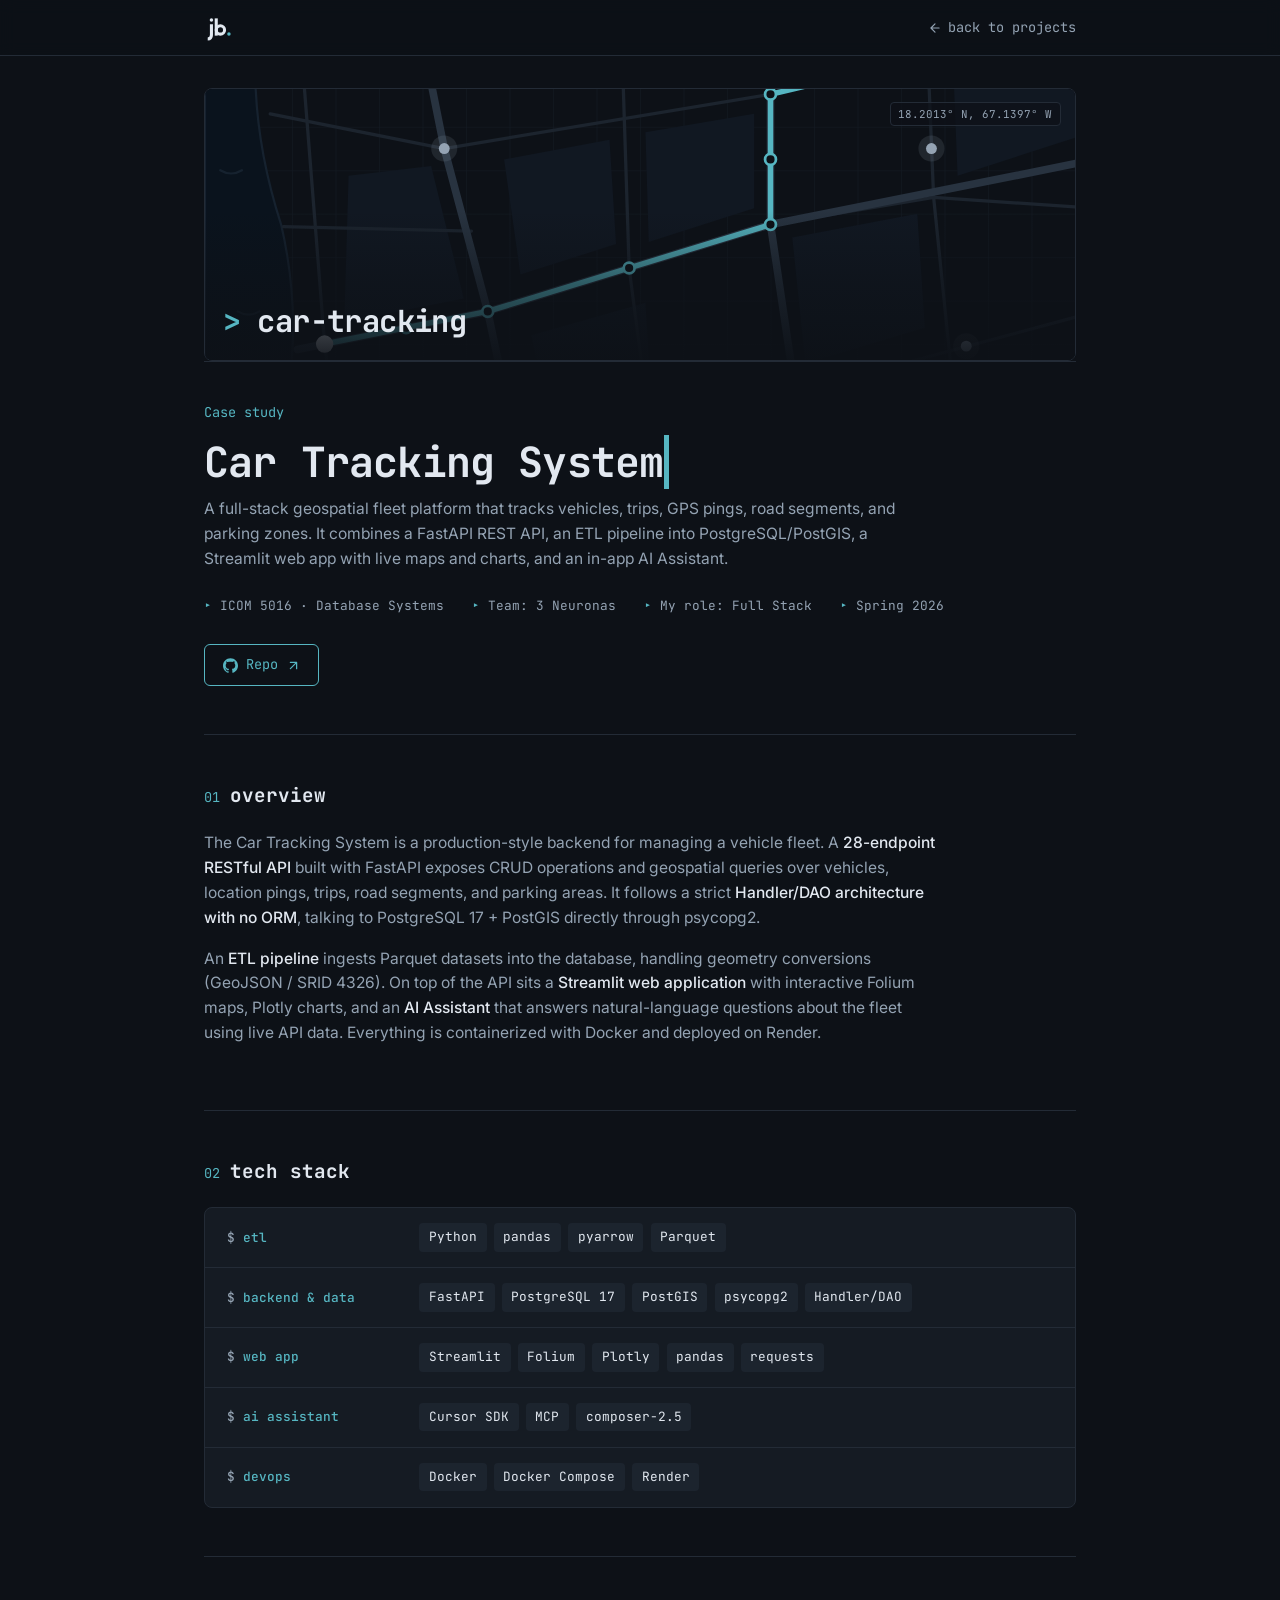
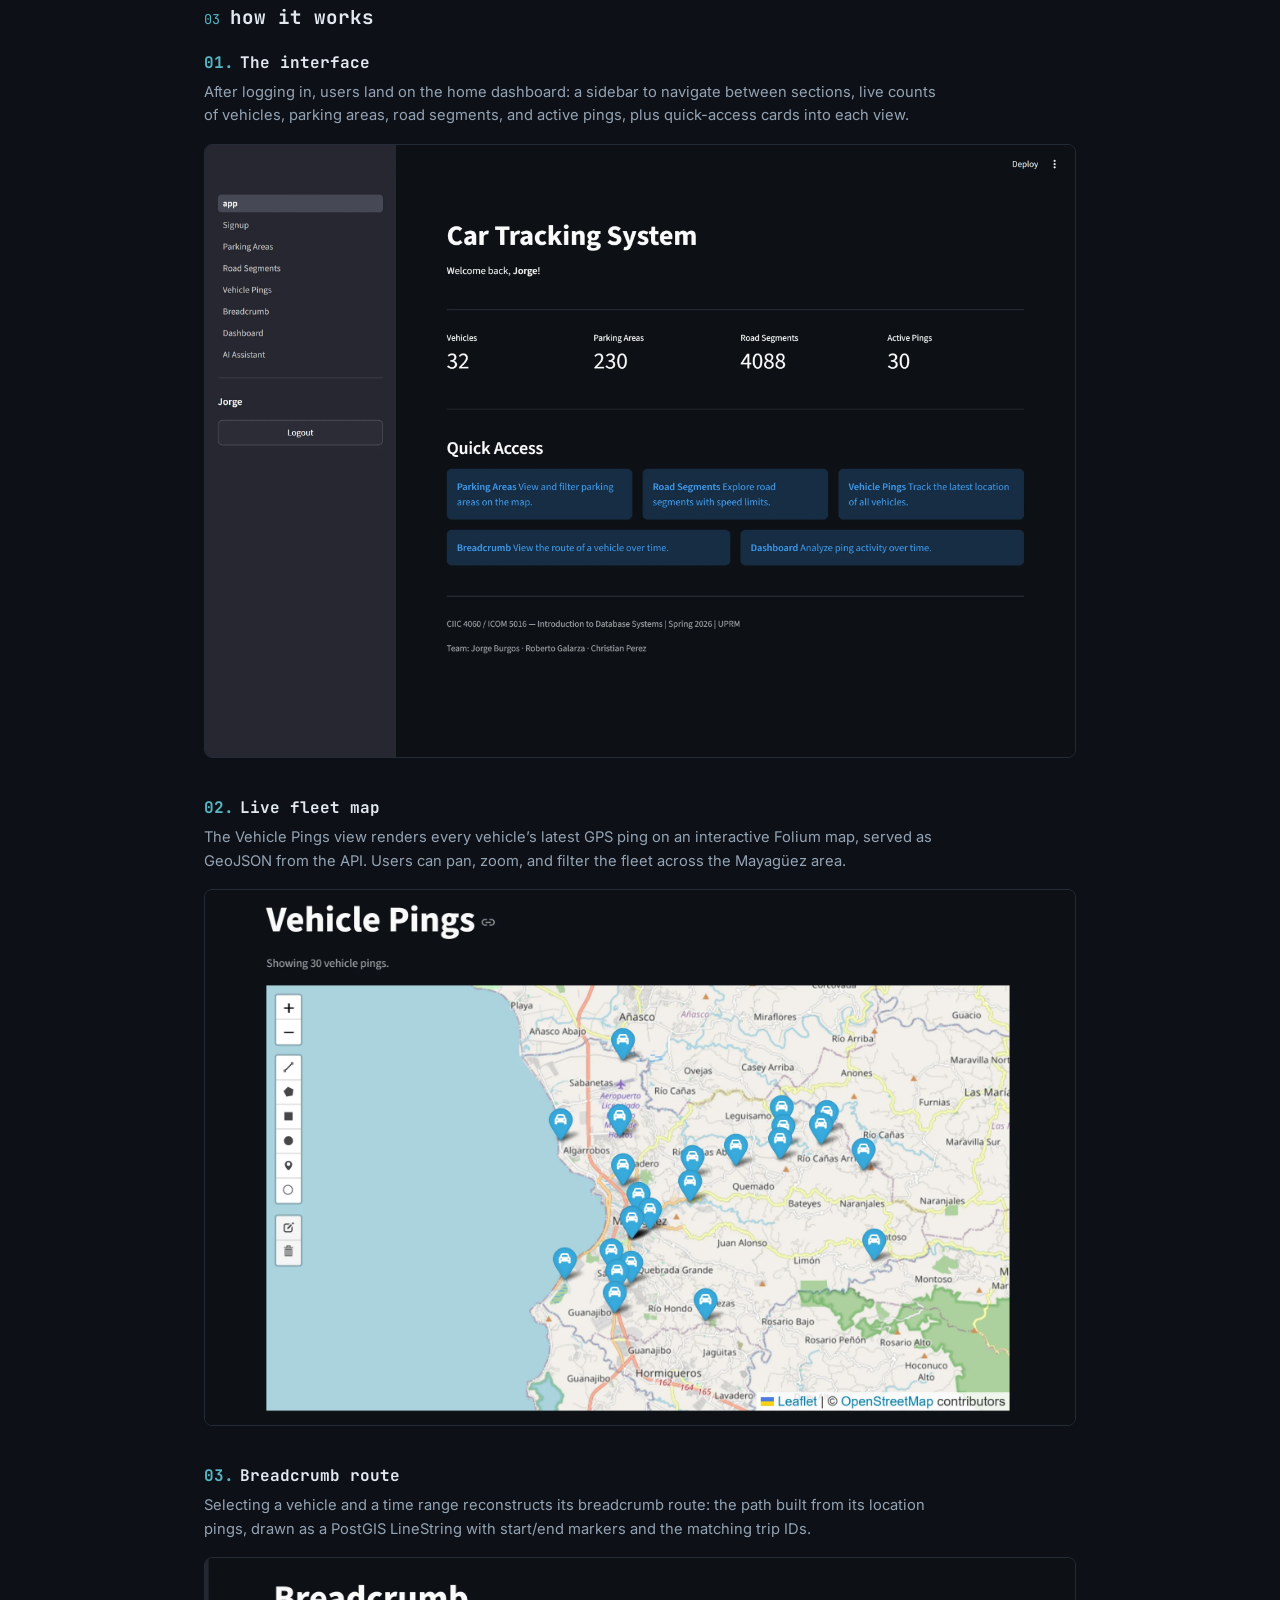
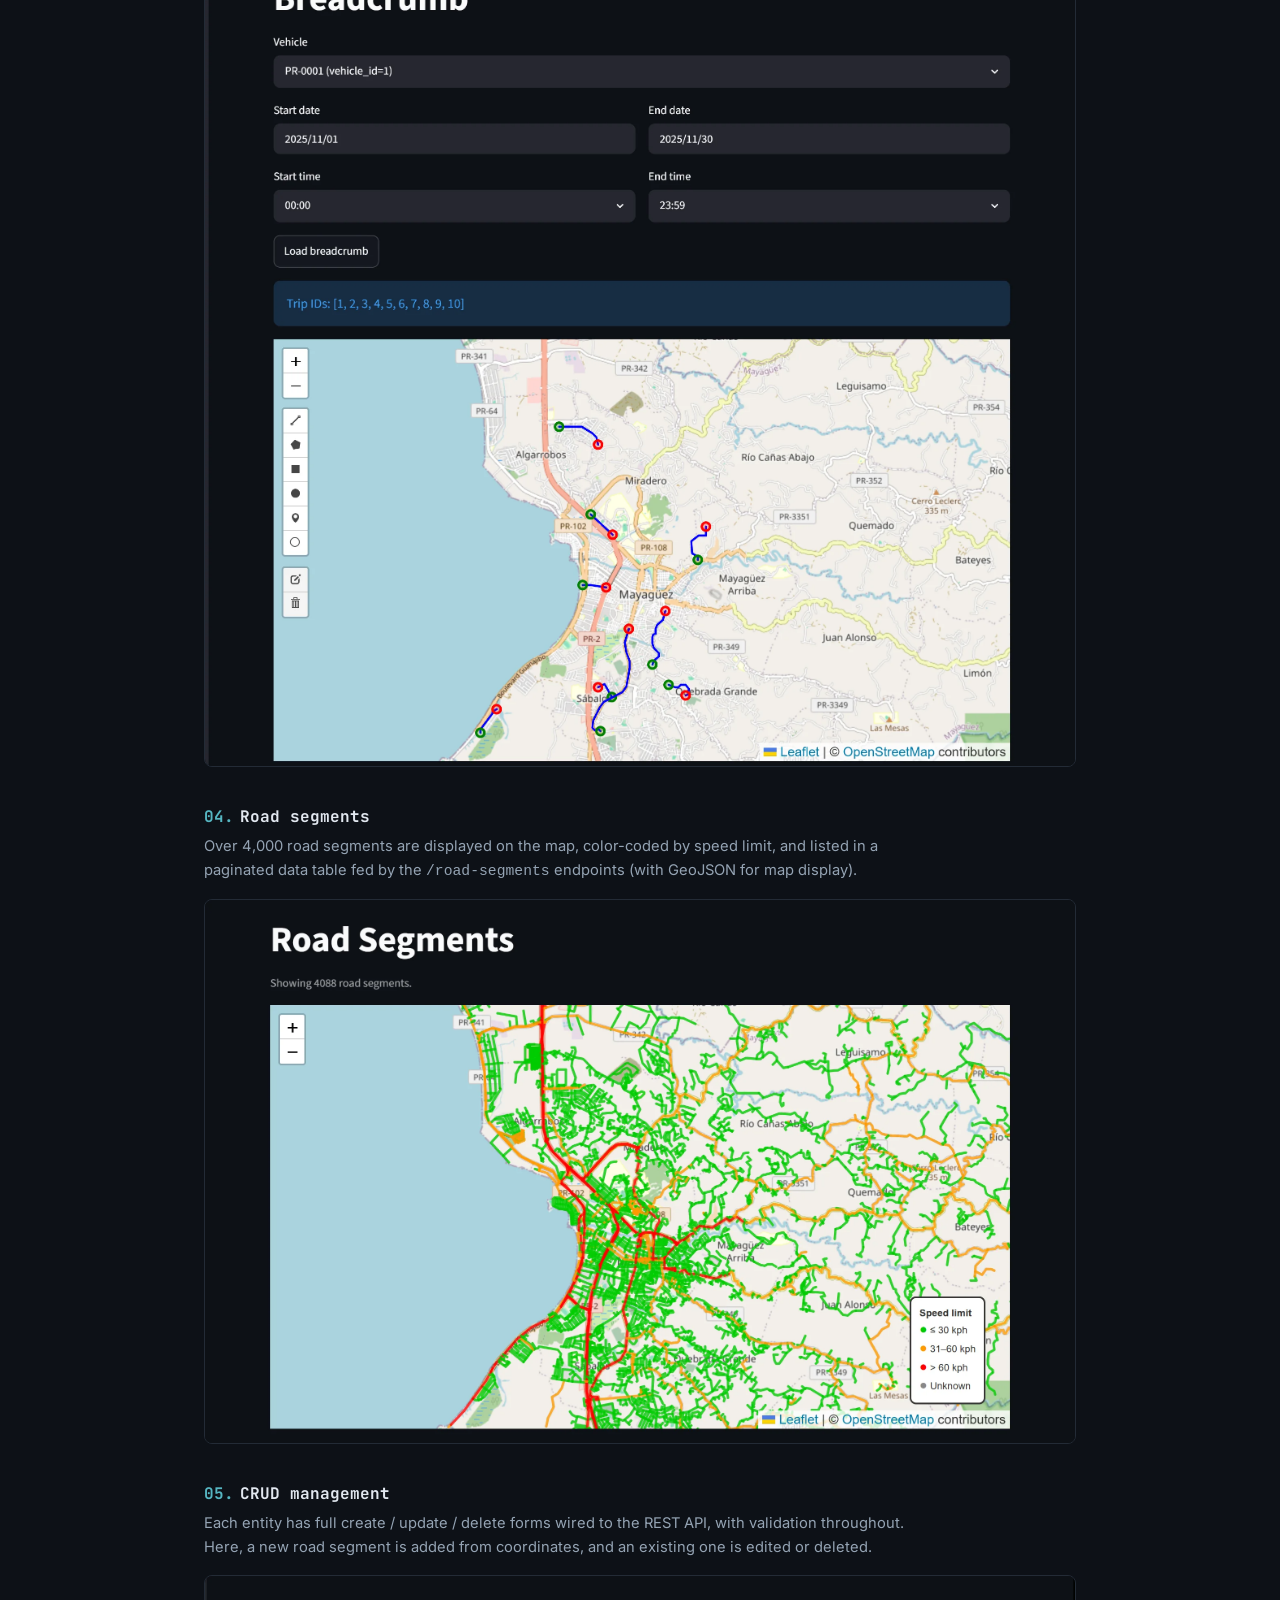
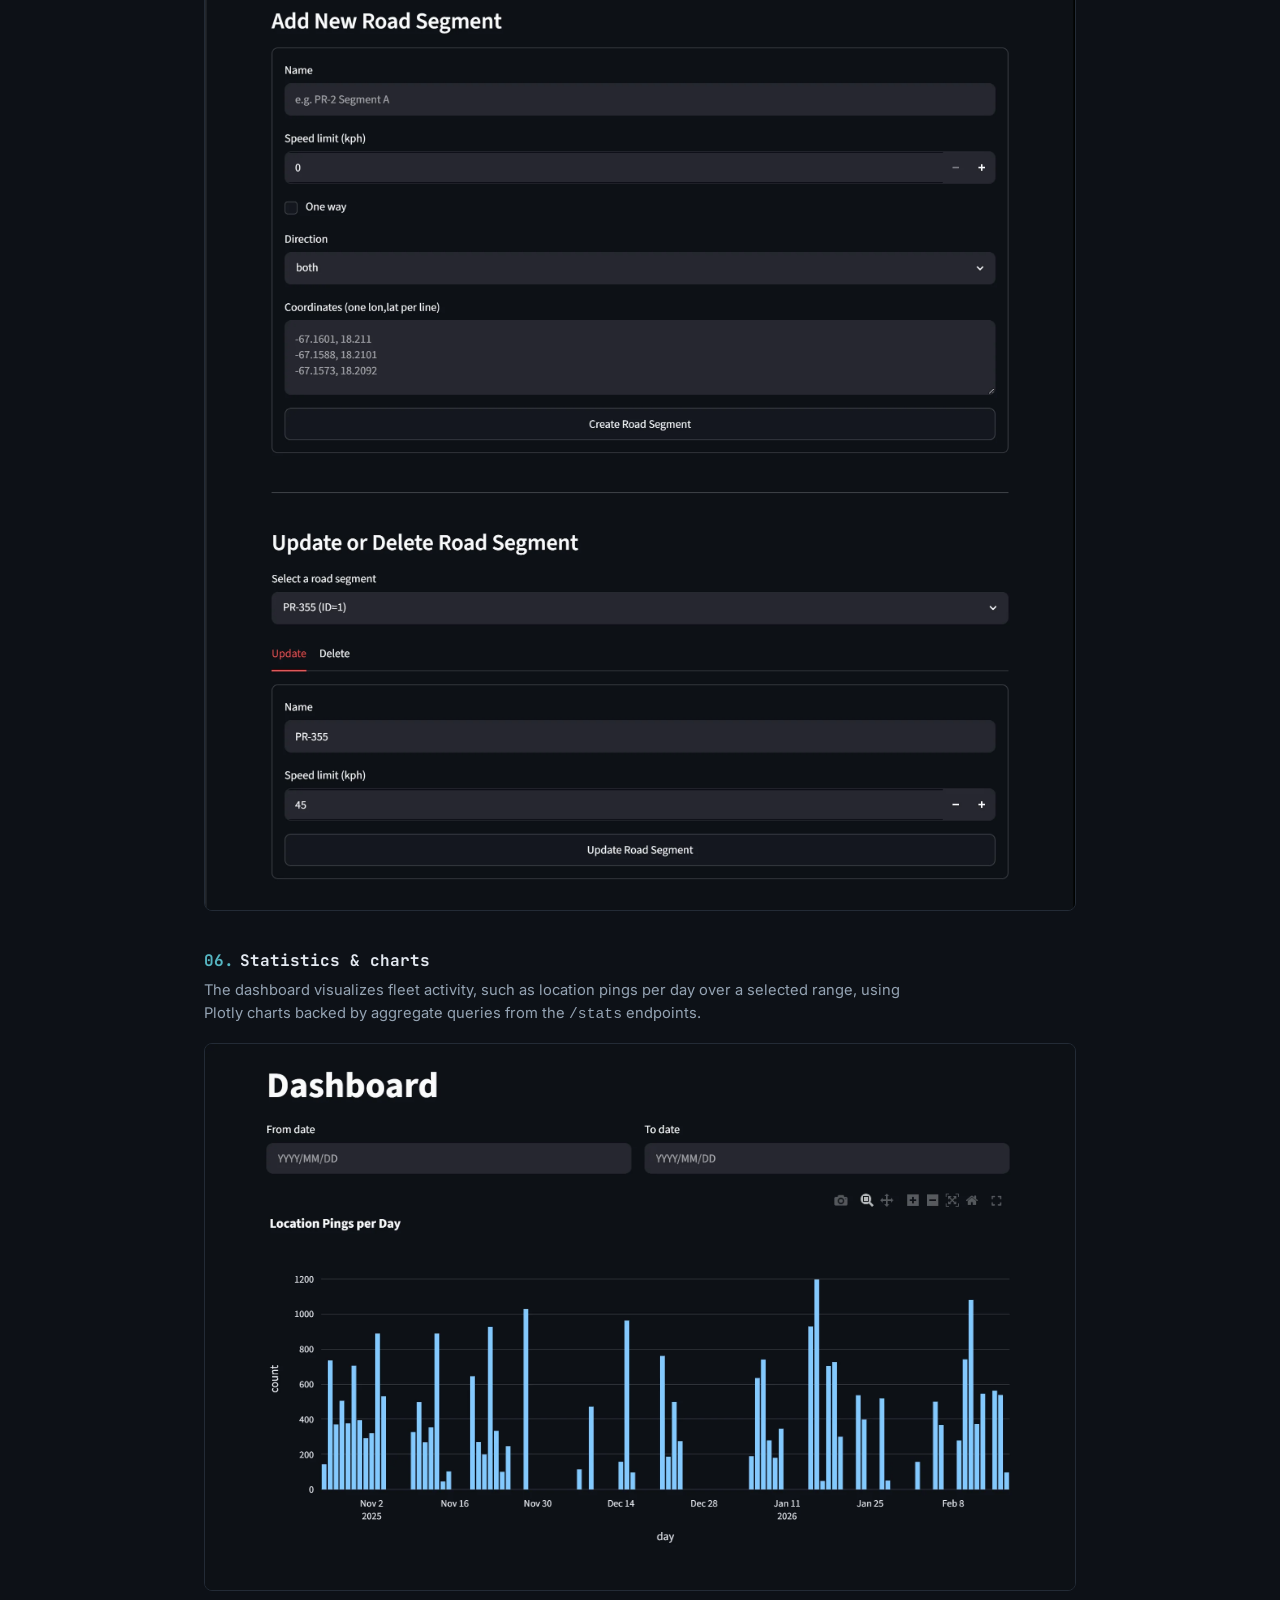
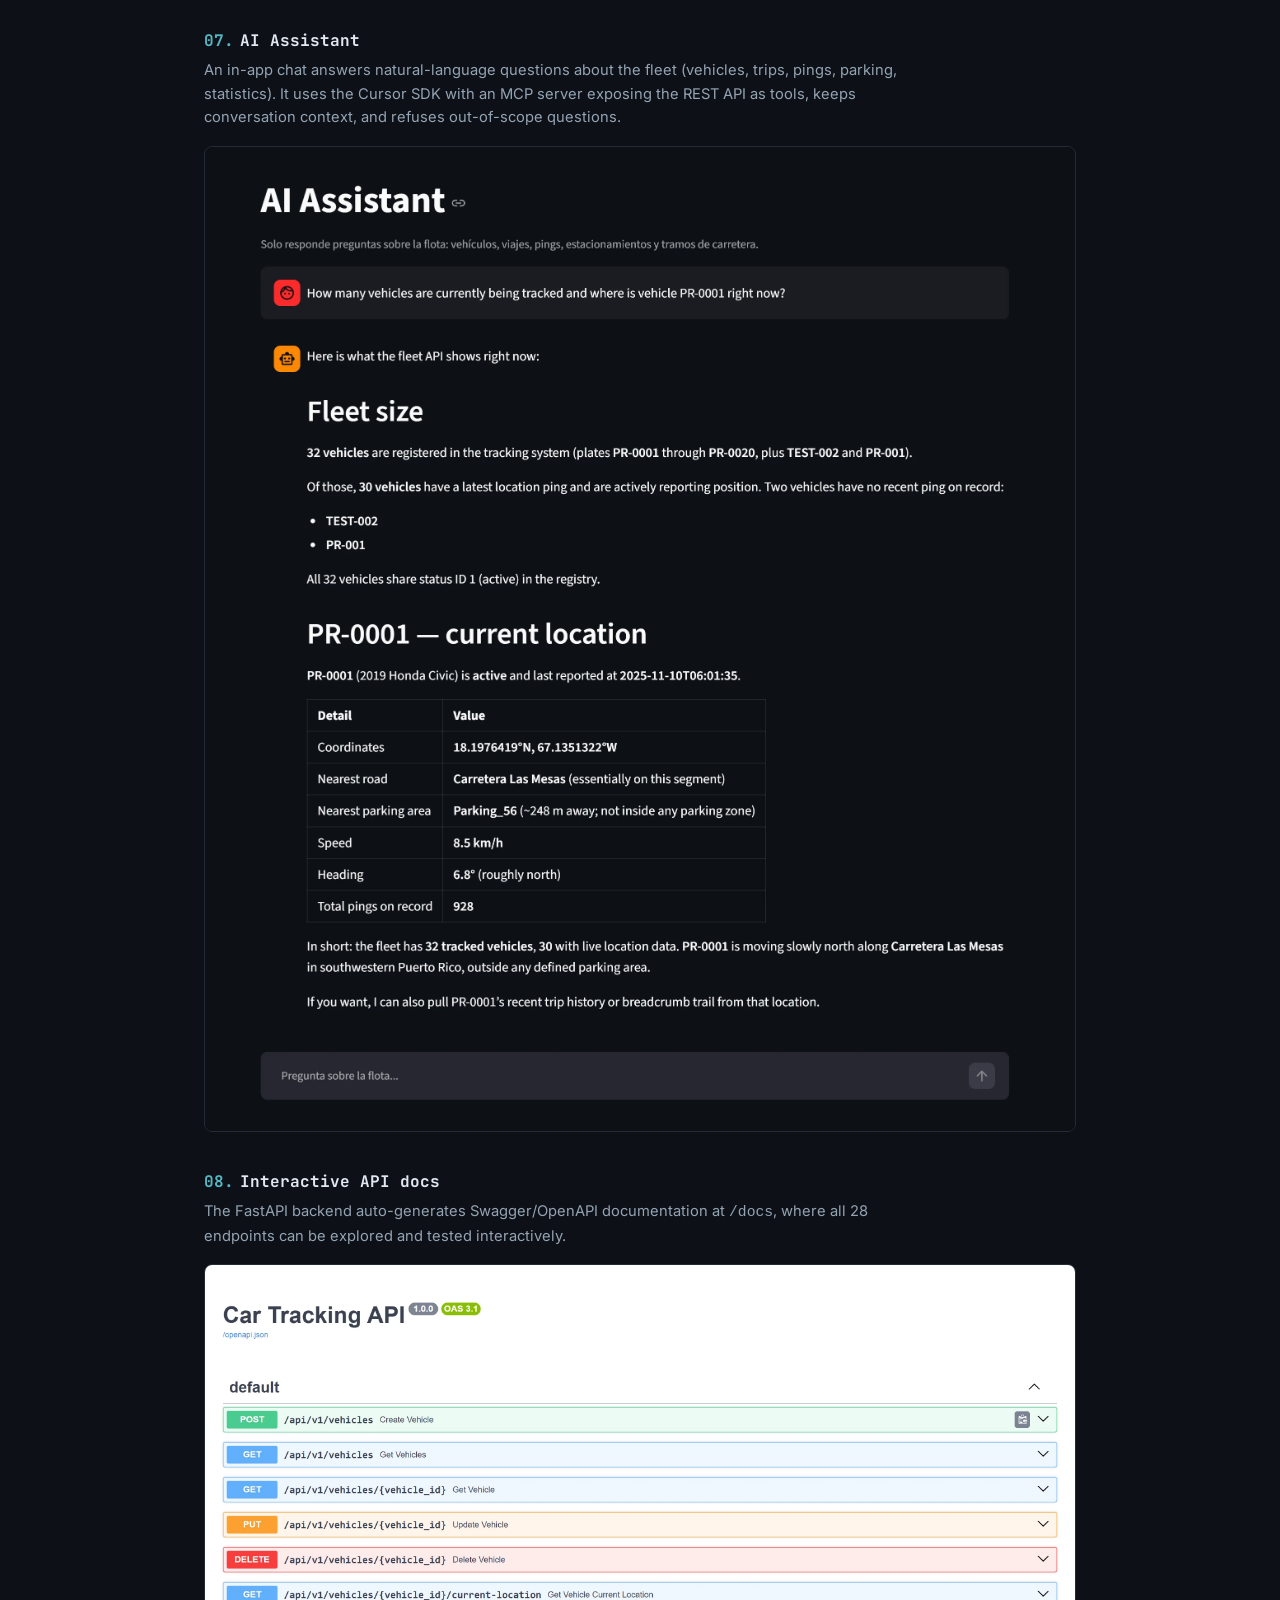
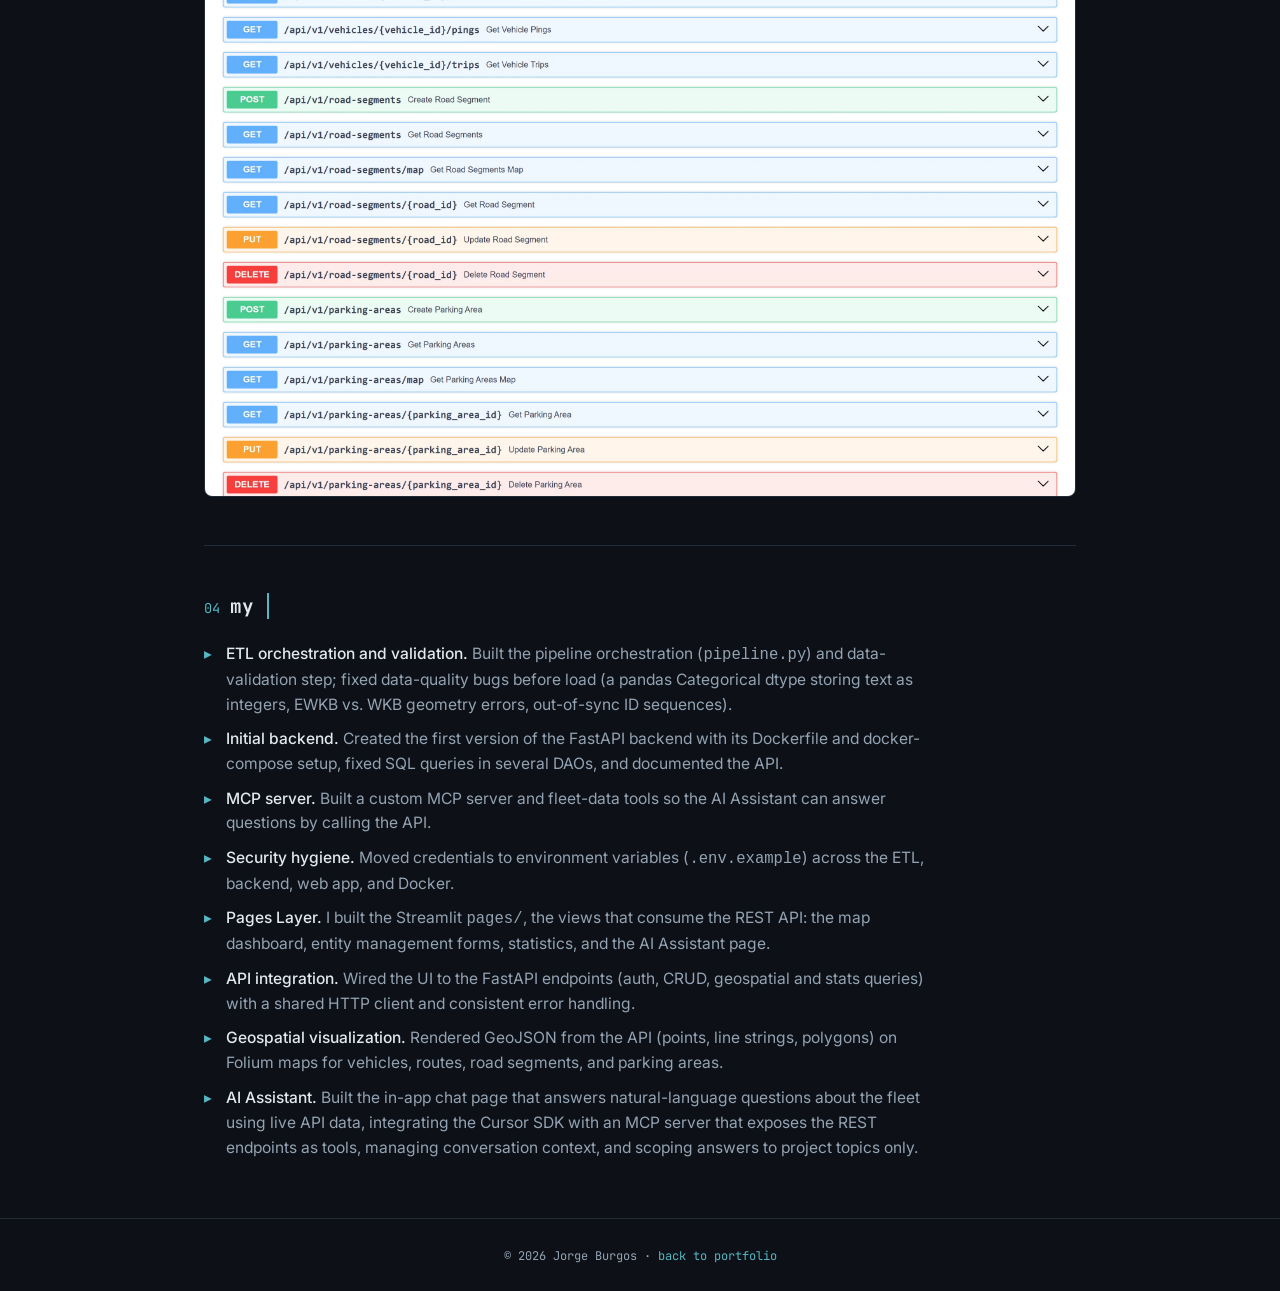
<file: car-tracking.html>
<!DOCTYPE html>
<html lang="en">
<head>
  <meta charset="UTF-8" />
  <meta name="viewport" content="width=device-width, initial-scale=1.0" />
  <meta name="description" content="Car Tracking System — a full-stack geospatial fleet platform built with FastAPI, PostgreSQL/PostGIS, Streamlit, and an AI Assistant. Case study by Jorge Burgos." />
  <title>Car Tracking System — Case Study · Jorge Burgos</title>

  <meta name="theme-color" content="#0d1117" />
  <link rel="icon" href="favicon.ico" sizes="48x48" />
  <link rel="icon" href="favicon.svg" type="image/svg+xml" />
  <link rel="apple-touch-icon" href="apple-touch-icon.png" />
  <link rel="canonical" href="https://jorgeburgos.me/car-tracking.html" />

  <!-- Link preview (LinkedIn, WhatsApp, Slack, X) -->
  <meta property="og:type" content="website" />
  <meta property="og:url" content="https://jorgeburgos.me/car-tracking.html" />
  <meta property="og:title" content="Car Tracking System — Case Study · Jorge Burgos" />
  <meta property="og:description" content="A full-stack geospatial fleet platform built with FastAPI, PostgreSQL/PostGIS, Streamlit, and an AI Assistant." />
  <meta property="og:image" content="https://jorgeburgos.me/images/og.png" />
  <meta property="og:image:width" content="1200" />
  <meta property="og:image:height" content="630" />
  <meta property="og:image:alt" content="Jorge Burgos, Computer Engineering at UPRM: backend, data, automation, cloud" />
  <meta name="twitter:card" content="summary_large_image" />

  <!-- Draw the "jb." logo once per browser session (skipped for reduced motion) -->
  <script>
    try {
      if (
        !sessionStorage.getItem("logoAnimated") &&
        !window.matchMedia("(prefers-reduced-motion: reduce)").matches
      ) {
        document.documentElement.classList.add("logo-intro");
        sessionStorage.setItem("logoAnimated", "1");
      }
    } catch (error) {
      // Storage unavailable — show the logo without the animation.
    }
  </script>

  <!-- Google Fonts: JetBrains Mono for headings/code, Inter for body text -->
  <link rel="preconnect" href="https://fonts.googleapis.com" />
  <link rel="preconnect" href="https://fonts.gstatic.com" crossorigin />
  <link
    href="https://fonts.googleapis.com/css2?family=Inter:wght@400;500;600&family=JetBrains+Mono:wght@400;500;700&display=swap"
    rel="stylesheet"
  />

  <link rel="stylesheet" href="styles.css" />

  <style>
    section {
      padding: 3rem 0;
      border-top: 1px solid var(--border);
    }

    /* Subtle fade-in on scroll (only animation on the page) */
    .fade-in {
      opacity: 0;
      transform: translateY(10px);
      transition: opacity 0.5s ease, transform 0.5s ease;
    }

    .fade-in.visible {
      opacity: 1;
      transform: none;
    }

    @media (prefers-reduced-motion: reduce) {
      html {
        scroll-behavior: auto;
      }
      .fade-in {
        opacity: 1;
        transform: none;
        transition: none;
      }
      .typewriter-cursor {
        animation: none;
      }
    }

    .nav-back {
      color: var(--text-muted);
    }

    .nav-back:hover,
    .nav-back:focus-visible {
      color: var(--accent);
      text-decoration: none;
    }

    /* ============================================================
       Hero
       ============================================================ */
    .hero {
      padding: 4rem 0 3rem;
    }

    .hero h1 {
      font-size: clamp(1.8rem, 5vw, 2.6rem);
      margin-bottom: 0.6rem;
      letter-spacing: -0.02em;
    }

    .hero .subtitle {
      color: var(--text-muted);
      max-width: 44rem;
      margin-bottom: 1.5rem;
    }

    .hero-facts span::before {
      content: "▸ ";
      color: var(--accent);
    }

    /* ============================================================
       Prose + lists
       ============================================================ */
    .prose p {
      color: var(--text-muted);
      max-width: 46rem;
      margin-bottom: 1rem;
    }

    .prose strong {
      color: var(--text);
      font-weight: 500;
    }

    .feature-list {
      list-style: none;
      max-width: 46rem;
    }

    .feature-list li {
      color: var(--text-muted);
      padding-left: 1.4rem;
      position: relative;
      margin-bottom: 0.6rem;
    }

    .feature-list li::before {
      content: "▸";
      color: var(--accent);
      position: absolute;
      left: 0;
    }

    .feature-list strong {
      color: var(--text);
      font-weight: 500;
    }

    /* ============================================================
       Tech stack — one card with a row per layer, in the order the
       data flows: the label on the left, its tools on the right.
       Every row has the same shape, so it stays even at any width.
       ============================================================ */
    .stack-grid {
      background: var(--bg-card);
      border: 1px solid var(--border);
      border-radius: 8px;
      overflow: hidden;
    }

    .stack-group {
      display: grid;
      grid-template-columns: 11rem 1fr;
      align-items: center;
      gap: 1rem;
      padding: 0.95rem 1.4rem;
    }

    .stack-group + .stack-group {
      border-top: 1px solid var(--border);
    }

    .stack-group h3 {
      font-size: 0.8rem;
      color: var(--accent);
      font-weight: 500;
    }

    @media (max-width: 560px) {
      .stack-group {
        grid-template-columns: 1fr;
        gap: 0.6rem;
      }
    }

    .stack-group h3::before {
      content: "$ ";
      color: var(--text-muted);
    }

    .chip-list {
      list-style: none;
      display: flex;
      flex-wrap: wrap;
      gap: 0.45rem;
    }

    .chip-list li {
      font-family: var(--font-mono);
      font-size: 0.8rem;
      background: var(--bg-chip);
      border-radius: 4px;
      padding: 0.25rem 0.6rem;
    }

    /* ============================================================
       Walkthrough — screenshots + captions
       ============================================================ */
    .shot {
      margin-bottom: 2.5rem;
    }

    .shot:last-child {
      margin-bottom: 0;
    }

    .shot h3 {
      font-size: 1rem;
      margin-bottom: 0.5rem;
    }

    .shot h3 .step {
      color: var(--accent);
      margin-right: 0.4rem;
    }

    .shot p {
      color: var(--text-muted);
      max-width: 46rem;
      margin-bottom: 1rem;
      font-size: 0.92rem;
    }

    /* Figure holds the screenshot; a placeholder shows until the
       real image is dropped into images/car-tracking/.
       The figure shrinks to the image's rendered size and centers it,
       so screenshots are never upscaled past their native resolution
       (which keeps them as sharp as the source allows). */
    .figure {
      border: 1px solid var(--border);
      border-radius: 8px;
      overflow: hidden;
      background: var(--bg-card);
      width: fit-content;
      max-width: 100%;
      margin: 0 auto;
    }

    .figure img {
      display: block;
      width: auto;
      max-width: 100%;
      height: auto;
    }

    /* Placeholder shown when the screenshot is missing/not loaded */
    .figure.placeholder {
      width: 100%;
      aspect-ratio: 16 / 9;
      display: flex;
      flex-direction: column;
      align-items: center;
      justify-content: center;
      gap: 0.5rem;
      color: var(--text-muted);
      font-family: var(--font-mono);
      font-size: 0.8rem;
      text-align: center;
      padding: 1rem;
      background:
        repeating-linear-gradient(
          45deg,
          var(--bg-card),
          var(--bg-card) 12px,
          var(--bg-chip) 12px,
          var(--bg-chip) 24px
        );
    }

    .figure.placeholder .ph-label {
      color: var(--accent);
    }

    .figure.placeholder img {
      display: none;
    }

    /* ============================================================
       Mobile
       ============================================================ */
    @media (max-width: 640px) {
      section {
        padding: 2.25rem 0;
      }
      .hero {
        padding: 3rem 0 2.25rem;
      }
    }

    /* ============================================================
       Screenshot lightbox — click a screenshot to view it large
       ============================================================ */
    .figure:not(.placeholder) img {
      cursor: zoom-in;
    }

    .figure {
      transition: border-color 0.2s ease;
    }

    .figure:not(.placeholder):hover {
      border-color: var(--accent);
    }

    .lightbox {
      border: none;
      padding: 0;
      margin: auto;
      background: transparent;
      max-width: 96vw;
      max-height: 96vh;
      overflow: visible;
    }

    .lightbox::backdrop {
      background: rgba(5, 8, 12, 0.9);
    }

    .lightbox img {
      display: block;
      width: auto;
      height: auto;
      max-width: 96vw;
      max-height: 94vh;
      border: 1px solid var(--border);
      border-radius: 8px;
      cursor: zoom-out;
    }

    /* Taller hit area (24px+) for the back link, same look */
    .nav-back {
      display: inline-block;
      padding: 0.25rem 0;
    }

    @media (prefers-reduced-motion: no-preference) {
      .visible .stagger-item {
        animation: stagger-in 0.5s cubic-bezier(0.22, 1, 0.36, 1) backwards;
        animation-delay: calc(0.12s + var(--i, 0) * 0.07s);
      }
    }

    .stack-group {
      transition: background 0.2s ease;
    }

    .stack-group:hover {
      background: rgba(255, 255, 255, 0.02);
    }

    .figure {
      transition: border-color 0.2s ease, box-shadow 0.2s ease;
    }

    .figure:not(.placeholder):hover {
      box-shadow: 0 16px 36px -18px rgba(0, 0, 0, 0.8);
    }

    /* ============================================================
       Case study cover — same art as the project card
       ============================================================ */
    .case-cover {
      position: relative;
      margin-top: 2rem;
      border: 1px solid var(--border);
      border-radius: 8px;
      overflow: hidden;
      aspect-ratio: 16 / 5;
      view-transition-name: car-tracking-cover;
    }

    .case-cover img {
      display: block;
      width: 100%;
      height: 100%;
      object-fit: cover;
    }

    .case-cover::after {
      content: "";
      position: absolute;
      inset: 0;
      pointer-events: none;
      background: linear-gradient(
        to top,
        rgba(13, 17, 23, 0.94) 0%,
        rgba(13, 17, 23, 0.55) 28%,
        transparent 55%
      );
    }

    .case-cover .cover-title,
    .case-cover .cover-note {
      position: absolute;
      z-index: 1;
      font-family: var(--font-mono);
    }

    .case-cover .cover-title {
      left: 1.1rem;
      bottom: 0.9rem;
      color: var(--text);
      font-size: clamp(1.35rem, 3.4vw, 1.9rem);
      font-weight: 700;
      letter-spacing: -0.02em;
    }

    .case-cover .cover-title::before {
      content: "> ";
      color: var(--accent);
    }

    .case-cover .cover-note {
      top: 0.8rem;
      right: 0.9rem;
      color: var(--text-muted);
      font-size: 0.68rem;
      background: rgba(13, 17, 23, 0.7);
      border: 1px solid var(--border);
      border-radius: 4px;
      padding: 0.15rem 0.45rem;
    }

    .case-cover + .hero {
      padding-top: 2.5rem;
    }

    @media (max-width: 640px) {
      .case-cover {
        aspect-ratio: 16 / 9;
        margin-top: 1.25rem;
      }
    }

    /* Icons (Rune Icons, Apache 2.0; GitHub logo from Simple Icons) */
    .ico {
      flex: none;
      width: 1em;
      height: 1em;
    }

    .btn-icon {
      display: inline-flex;
      align-items: center;
      gap: 0.5rem;
    }

    .btn-icon .ico {
      width: 15px;
      height: 15px;
    }

    .nav-back {
      display: inline-flex;
      align-items: center;
      gap: 0.4rem;
    }

    .ico-back {
      width: 14px;
      height: 14px;
      transform: scaleX(-1);
    }
  </style>
</head>

<body>
  <a class="skip-link" href="#content">Skip to content</a>

  <!-- ============================================================
       Top navigation — back to the portfolio
       ============================================================ -->
  <nav class="nav">
    <div class="nav-inner">
      <a href="index.html" class="nav-name" aria-label="Jorge Burgos — home"><svg class="nav-logo" viewBox="0 0 64 64" width="28" height="28" aria-hidden="true" focusable="false"><g fill="none" stroke="#e2e8f0" stroke-width="7"><path class="logo-stroke" pathLength="1" style="--d: 0.1s" d="M17 23.5V48Q17 57 8.5 57"/><path class="logo-stroke" pathLength="1" style="--d: 0.3s" d="M28 10V49.5"/><path class="logo-stroke" pathLength="1" style="--d: 0.5s" d="M47 36.5A9.5 9.5 0 1 1 28 36.5A9.5 9.5 0 1 1 47 36.5"/></g><circle class="logo-dot" style="--d: 0.75s" cx="17" cy="13.5" r="4" fill="#e2e8f0"/><circle class="logo-dot" style="--d: 1.05s" cx="57" cy="45.5" r="4" fill="#56b6c2"/></svg></a>
      <a href="index.html#projects" class="nav-back"><svg class="ico ico-back" viewBox="0 0 24 24" fill="none" stroke="currentColor" stroke-width="2" stroke-linecap="round" stroke-linejoin="round" aria-hidden="true" focusable="false"><path d="M5 12H19M12 19L19 12L12 5"/></svg>back to projects</a>
    </div>
  </nav>

  <main class="wrap" id="content">
    <!-- ============================================================
         Hero
         ============================================================ -->
    <div class="case-cover" aria-hidden="true">
      <img src="images/car-tracking/cover.svg" alt="" width="800" height="500" />
      <span class="cover-note">18.2013° N, 67.1397° W</span>
      <span class="cover-title">car-tracking</span>
    </div>

    <section class="hero fade-in">
      <p class="hero-kicker" data-typewriter>Case study</p>
      <h1 data-typewriter>Car Tracking System</h1>
      <p class="subtitle">
        A full-stack geospatial fleet platform that tracks vehicles, trips, GPS
        pings, road segments, and parking zones. It combines a FastAPI REST API,
        an ETL pipeline into PostgreSQL/PostGIS, a Streamlit web app with live
        maps and charts, and an in-app AI Assistant.
      </p>
      <div class="hero-facts">
        <span>ICOM 5016 · Database Systems</span>
        <span>Team: 3 Neuronas</span>
        <span>My role: Full Stack</span>
        <span>Spring 2026</span>
      </div>
      <div class="hero-links">
        <a class="btn btn-primary btn-icon" href="https://github.com/DBSpring26/db-project-spring2026-cartracking-3neuronas" target="_blank" rel="noopener noreferrer"><svg class="ico " viewBox="0 0 24 24" fill="currentColor" aria-hidden="true" focusable="false"><path d="M12 .297c-6.63 0-12 5.373-12 12 0 5.303 3.438 9.8 8.205 11.385.6.113.82-.258.82-.577 0-.285-.01-1.04-.015-2.04-3.338.724-4.042-1.61-4.042-1.61C4.422 18.07 3.633 17.7 3.633 17.7c-1.087-.744.084-.729.084-.729 1.205.084 1.838 1.236 1.838 1.236 1.07 1.835 2.809 1.305 3.495.998.108-.776.417-1.305.76-1.605-2.665-.3-5.466-1.332-5.466-5.93 0-1.31.465-2.38 1.235-3.22-.135-.303-.54-1.523.105-3.176 0 0 1.005-.322 3.3 1.23.96-.267 1.98-.399 3-.405 1.02.006 2.04.138 3 .405 2.28-1.552 3.285-1.23 3.285-1.23.645 1.653.24 2.873.12 3.176.765.84 1.23 1.91 1.23 3.22 0 4.61-2.805 5.625-5.475 5.92.42.36.81 1.096.81 2.22 0 1.606-.015 2.896-.015 3.286 0 .315.21.69.825.57C20.565 22.092 24 17.592 24 12.297c0-6.627-5.373-12-12-12"/></svg>Repo<svg class="ico ico-arrow" viewBox="0 0 24 24" fill="none" stroke="currentColor" stroke-width="2" stroke-linecap="round" stroke-linejoin="round" aria-hidden="true" focusable="false"><path d="M17 17V7H7M17 7L7 17"/></svg></a>
      </div>
    </section>

    <!-- ============================================================
         Overview
         ============================================================ -->
    <section class="prose fade-in">
      <h2 class="section-title" data-typewriter-scroll><span class="num">01</span> <span class="label">overview</span></h2>
      <p>
        The Car Tracking System is a production-style backend for managing a
        vehicle fleet. A <strong>28-endpoint RESTful API</strong> built with
        FastAPI exposes CRUD operations and geospatial queries over vehicles,
        location pings, trips, road segments, and parking areas. It follows a
        strict <strong>Handler/DAO architecture with no ORM</strong>, talking to
        PostgreSQL 17 + PostGIS directly through psycopg2.
      </p>
      <p>
        An <strong>ETL pipeline</strong> ingests Parquet datasets into the
        database, handling geometry conversions (GeoJSON / SRID 4326). On top of
        the API sits a <strong>Streamlit web application</strong> with interactive
        Folium maps, Plotly charts, and an <strong>AI Assistant</strong> that
        answers natural-language questions about the fleet using live API data.
        Everything is containerized with Docker and deployed on Render.
      </p>
    </section>

    <!-- ============================================================
         Tech stack
         ============================================================ -->
    <section class="fade-in">
      <h2 class="section-title" data-typewriter-scroll><span class="num">02</span> <span class="label">tech stack</span></h2>
      <div class="stack-grid">
        <div class="stack-group">
          <h3>etl</h3>
          <ul class="chip-list">
            <li>Python</li>
            <li>pandas</li>
            <li>pyarrow</li>
            <li>Parquet</li>
          </ul>
        </div>
        <div class="stack-group">
          <h3>backend &amp; data</h3>
          <ul class="chip-list">
            <li>FastAPI</li>
            <li>PostgreSQL 17</li>
            <li>PostGIS</li>
            <li>psycopg2</li>
            <li>Handler/DAO</li>
          </ul>
        </div>
        <div class="stack-group">
          <h3>web app</h3>
          <ul class="chip-list">
            <li>Streamlit</li>
            <li>Folium</li>
            <li>Plotly</li>
            <li>pandas</li>
            <li>requests</li>
          </ul>
        </div>
        <div class="stack-group">
          <h3>ai assistant</h3>
          <ul class="chip-list">
            <li>Cursor SDK</li>
            <li>MCP</li>
            <li>composer-2.5</li>
          </ul>
        </div>
        <div class="stack-group">
          <h3>devops</h3>
          <ul class="chip-list">
            <li>Docker</li>
            <li>Docker Compose</li>
            <li>Render</li>
          </ul>
        </div>
      </div>
    </section>

    <!-- ============================================================
         Walkthrough — how it works (screenshots)
         ------------------------------------------------------------
         Drop screenshots into images/car-tracking/ using the file
         names referenced below. Until then, a striped placeholder
         with the expected filename is shown automatically.
         ============================================================ -->
    <section class="fade-in">
      <h2 class="section-title" data-typewriter-scroll><span class="num">03</span> <span class="label">how it works</span></h2>

      <div class="shot">
        <h3><span class="step">01.</span>The interface</h3>
        <p>
          After logging in, users land on the home dashboard: a sidebar to
          navigate between sections, live counts of vehicles, parking areas, road
          segments, and active pings, plus quick-access cards into each view.
        </p>
        <figure class="figure">
          <img src="images/car-tracking/interface.webp" width="2736" height="1926" alt="Car Tracking System home dashboard with sidebar navigation and live fleet counts" loading="lazy" />
        </figure>
      </div>

      <div class="shot">
        <h3><span class="step">02.</span>Live fleet map</h3>
        <p>
          The Vehicle Pings view renders every vehicle’s latest GPS ping on an
          interactive Folium map, served as GeoJSON from the API. Users can pan,
          zoom, and filter the fleet across the Mayagüez area.
        </p>
        <figure class="figure">
          <img src="images/car-tracking/map.webp" width="2126" height="1308" alt="Live fleet map with vehicle markers across Mayaguez" loading="lazy" />
        </figure>
      </div>

      <div class="shot">
        <h3><span class="step">03.</span>Breadcrumb route</h3>
        <p>
          Selecting a vehicle and a time range reconstructs its breadcrumb route:
          the path built from its location pings, drawn as a PostGIS LineString
          with start/end markers and the matching trip IDs.
        </p>
        <figure class="figure">
          <img src="images/car-tracking/breadcrumb.webp" width="2145" height="1991" alt="Breadcrumb view showing a vehicle’s route over a selected time range" loading="lazy" />
        </figure>
      </div>

      <div class="shot">
        <h3><span class="step">04.</span>Road segments</h3>
        <p>
          Over 4,000 road segments are displayed on the map, color-coded by speed
          limit, and listed in a paginated data table fed by the
          <code>/road-segments</code> endpoints (with GeoJSON for map display).
        </p>
        <figure class="figure">
          <img src="images/car-tracking/road-segments.webp" width="2136" height="1333" alt="Road segments map color-coded by speed limit, with a data table" loading="lazy" />
        </figure>
      </div>

      <div class="shot">
        <h3><span class="step">05.</span>CRUD management</h3>
        <p>
          Each entity has full create / update / delete forms wired to the REST
          API, with validation throughout. Here, a new road segment is added from
          coordinates, and an existing one is edited or deleted.
        </p>
        <figure class="figure">
          <img src="images/car-tracking/management.webp" width="2144" height="2301" alt="Forms to add, update, and delete a road segment" loading="lazy" />
        </figure>
      </div>

      <div class="shot">
        <h3><span class="step">06.</span>Statistics &amp; charts</h3>
        <p>
          The dashboard visualizes fleet activity, such as location pings per day
          over a selected range, using Plotly charts backed by aggregate queries
          from the <code>/stats</code> endpoints.
        </p>
        <figure class="figure">
          <img src="images/car-tracking/stats.webp" width="2126" height="1335" alt="Dashboard with a Plotly bar chart of location pings per day" loading="lazy" />
        </figure>
      </div>

      <div class="shot">
        <h3><span class="step">07.</span>AI Assistant</h3>
        <p>
          An in-app chat answers natural-language questions about the fleet
          (vehicles, trips, pings, parking, statistics). It uses the Cursor SDK
          with an MCP server exposing the REST API as tools, keeps conversation
          context, and refuses out-of-scope questions.
        </p>
        <figure class="figure">
          <img src="images/car-tracking/ai-assistant.webp" width="2111" height="2388" alt="AI Assistant chat answering fleet questions with live API data" loading="lazy" />
        </figure>
      </div>

      <div class="shot">
        <h3><span class="step">08.</span>Interactive API docs</h3>
        <p>
          The FastAPI backend auto-generates Swagger/OpenAPI documentation at
          <code>/docs</code>, where all 28 endpoints can be explored and tested
          interactively.
        </p>
        <figure class="figure">
          <img src="images/car-tracking/swagger.webp" width="2736" height="2612" alt="Swagger UI listing the Car Tracking API endpoints" loading="lazy" />
        </figure>
      </div>
    </section>

    <!-- ============================================================
         My role
         ============================================================ -->
    <section class="fade-in">
      <h2 class="section-title" data-typewriter-scroll><span class="num">04</span> <span class="label">my role</span></h2>
      <ul class="feature-list">
        <li>
          <strong>ETL orchestration and validation.</strong> Built the pipeline
          orchestration (<code>pipeline.py</code>) and data-validation step; fixed
          data-quality bugs before load (a pandas Categorical dtype storing text as
          integers, EWKB vs. WKB geometry errors, out-of-sync ID sequences).
        </li>
        <li>
          <strong>Initial backend.</strong> Created the first version of the
          FastAPI backend with its Dockerfile and docker-compose setup, fixed SQL
          queries in several DAOs, and documented the API.
        </li>
        <li>
          <strong>MCP server.</strong> Built a custom MCP server and fleet-data
          tools so the AI Assistant can answer questions by calling the API.
        </li>
        <li>
          <strong>Security hygiene.</strong> Moved credentials to environment
          variables (<code>.env.example</code>) across the ETL, backend, web app,
          and Docker.
        </li>
        <li>
          <strong>Pages Layer.</strong> I built the Streamlit
          <code>pages/</code>, the views that consume the REST API: the map
          dashboard, entity management forms, statistics, and the AI Assistant page.
        </li>
        <li>
          <strong>API integration.</strong> Wired the UI to the FastAPI endpoints
          (auth, CRUD, geospatial and stats queries) with a shared HTTP client and
          consistent error handling.
        </li>
        <li>
          <strong>Geospatial visualization.</strong> Rendered GeoJSON from the API
          (points, line strings, polygons) on Folium maps for vehicles, routes,
          road segments, and parking areas.
        </li>
        <li>
          <strong>AI Assistant.</strong> Built the in-app chat page that answers
          natural-language questions about the fleet using live API data,
          integrating the Cursor SDK with an MCP server that exposes the REST
          endpoints as tools, managing conversation context, and scoping answers
          to project topics only.
        </li>
      </ul>
    </section>
  </main>

  <footer>
    © 2026 Jorge Burgos · <a href="index.html">back to portfolio</a>
  </footer>

  <script>
    /* ============================================================
       Screenshot placeholders
       ------------------------------------------------------------
       If a screenshot hasn't been added yet (image fails to load),
       turn its figure into a labeled striped placeholder showing the
       expected file path, so the layout never looks broken.
       ============================================================ */
    document.querySelectorAll(".figure img").forEach((img) => {
      img.addEventListener("error", () => {
        const figure = img.closest(".figure");
        if (!figure || figure.classList.contains("placeholder")) return;
        figure.classList.add("placeholder");

        const label = document.createElement("span");
        label.className = "ph-label";
        label.textContent = "screenshot pending";

        const path = document.createElement("span");
        path.textContent = img.getAttribute("src");

        figure.append(label, path);
      });
    });

    /* ============================================================
       Typewriter title
       ------------------------------------------------------------
       On the first visit of a browser session, "Case study" and the
       project name type themselves quickly and the cursor stays on the
       title; everything else is visible right away. Section headings
       type as each section scrolls into view. Later visits show the
       title already typed, with the cursor.
       ============================================================ */
    const prefersReducedMotion = window.matchMedia(
      "(prefers-reduced-motion: reduce)"
    ).matches;

    const TYPE_TICK = 16; // ms — roughly one frame
    const typewriterParts = new Map();

    function sleep(ms) {
      return new Promise((resolve) => setTimeout(resolve, ms));
    }

    function createCursor() {
      const cursor = document.createElement("span");
      cursor.className = "typewriter-cursor";
      cursor.setAttribute("aria-hidden", "true");
      return cursor;
    }

    // Splits every text node of `el` into a typed part (the node itself,
    // emptied) and an invisible "rest" span that still holds the text.
    function prepareTypewriter(el, { hide = true } = {}) {
      const walker = document.createTreeWalker(el, NodeFilter.SHOW_TEXT);
      const nodes = [];
      while (walker.nextNode()) nodes.push(walker.currentNode);

      const parts = [];
      nodes.forEach((node) => {
        const text = node.nodeValue.replace(/\s+/g, " ");
        if (!text.trim()) return;

        const rest = document.createElement("span");
        rest.className = "typewriter-rest";
        rest.textContent = text;
        rest.typedNode = node;
        node.nodeValue = "";
        node.after(rest);
        parts.push({ node, rest });
      });

      typewriterParts.set(el, parts);
      if (hide) el.classList.add("typewriter-pending");
    }

    // `speed` is ms per character; fast speeds type several characters per tick.
    async function typeElement(el, { speed = 28, keepCursor = false, pauseAfter = 0 } = {}) {
      const parts = typewriterParts.get(el) || [];
      typewriterParts.delete(el);
      el.classList.remove("typewriter-pending");

      const cursor = createCursor();
      const perTick = Math.max(1, Math.round(TYPE_TICK / speed));
      const delay = Math.max(speed, TYPE_TICK);

      for (const { node, rest } of parts) {
        if (!rest.isConnected) continue; // already completed by finishTypewriters()
        rest.before(cursor);

        let remaining = rest.textContent;
        while (remaining && rest.isConnected) {
          node.nodeValue += remaining.slice(0, perTick);
          remaining = remaining.slice(perTick);
          rest.textContent = remaining;
          await sleep(delay);
        }
        rest.remove();
      }

      if (keepCursor) {
        el.appendChild(cursor);
      } else {
        cursor.remove();
      }
      if (pauseAfter) await sleep(pauseAfter);
    }

    // Completes every pending/running typewriter at once.
    function finishTypewriters() {
      document.querySelectorAll(".typewriter-rest").forEach((rest) => {
        rest.typedNode.nodeValue += rest.textContent;
        rest.remove();
      });
      document.querySelectorAll(".typewriter-pending").forEach((el) => {
        el.classList.remove("typewriter-pending");
      });
      typewriterParts.clear();
    }

    function ensureTitleCursor() {
      const title = document.querySelector(".hero h1");
      if (title && !title.querySelector(".typewriter-cursor")) {
        title.appendChild(createCursor());
      }
    }

    let introSeen = false;
    try {
      introSeen = sessionStorage.getItem("caseStudyIntroSeen") === "1";
      sessionStorage.setItem("caseStudyIntroSeen", "1");
    } catch (error) {
      // Storage unavailable (private mode, etc.) — just play the intro.
    }

    // Section headings type themselves (with a passing cursor) each time
    // their section scrolls into view, on every visit — not only the first.
    if (!prefersReducedMotion) {
      document
        .querySelectorAll("[data-typewriter-scroll]")
        .forEach((heading) => prepareTypewriter(heading, { hide: false }));
    }

    if (prefersReducedMotion) {
      // Plain text, no animation.
    } else if (introSeen) {
      ensureTitleCursor();
    } else {
      const kicker = document.querySelector(".hero .hero-kicker");
      const title = document.querySelector(".hero h1");

      // Prepare everything before the first paint so nothing flashes.
      [kicker, title].forEach((el) => el && prepareTypewriter(el));

      (async () => {
        if (kicker) await typeElement(kicker, { speed: 24, pauseAfter: 120 });
        if (title) await typeElement(title, { speed: 24, keepCursor: true });
      })();
    }

    /* ============================================================
       Subtle fade-in on scroll (+ typed section headings)
       ============================================================ */
    // Tech-stack groups enter one after another when their section appears.
    document.querySelectorAll(".stack-group").forEach((group, index) => {
      group.classList.add("stagger-item");
      group.style.setProperty("--i", index);
    });

    const fadeEls = document.querySelectorAll(".fade-in");
    const reveal = (el) => {
      el.classList.add("visible");
      const heading = el.querySelector("[data-typewriter-scroll]");
      if (heading && typewriterParts.has(heading)) {
        // Start once the section has mostly faded in, and type slowly enough
        // for the cursor to be seen.
        setTimeout(() => typeElement(heading, { speed: 60 }), 350);
      }
    };

    if ("IntersectionObserver" in window) {
      const observer = new IntersectionObserver(
        (entries, obs) => {
          entries.forEach((entry) => {
            if (entry.isIntersecting) {
              reveal(entry.target);
              obs.unobserve(entry.target);
            }
          });
        },
        // threshold 0 + a small bottom margin so sections taller than the
        // viewport (like the screenshot-heavy walkthrough) still reveal as soon
        // as their top scrolls into view — a percentage threshold can be
        // impossible to satisfy when the element is taller than the screen.
        { threshold: 0, rootMargin: "0px 0px -10% 0px" }
      );
      fadeEls.forEach((el) => observer.observe(el));
    } else {
      fadeEls.forEach(reveal);
    }

    // Safety net: when the page is restored from the back/forward cache
    // (leaving and returning), force everything visible so no section can get
    // stuck hidden.
    window.addEventListener("pageshow", (event) => {
      if (!event.persisted) return;
      finishTypewriters();
      if (!prefersReducedMotion) ensureTitleCursor();
      fadeEls.forEach(reveal);
    });

    /* ============================================================
       A hello for whoever opens the developer console
       ============================================================ */
    console.log(
      "%cjb.%c\n\nHi! Thanks for looking under the hood.\n" +
        "This site is plain HTML, CSS, and JavaScript, no framework.\n" +
        "Source: https://github.com/jorge-burgos10/jorge-burgos10.github.io\n" +
        "Looking for a Summer 2027 internship: jorgeburgos859@gmail.com",
      "font: 700 28px 'JetBrains Mono', monospace; color: #56b6c2;",
      "font: 13px 'JetBrains Mono', monospace; color: inherit;"
    );

    /* ============================================================
       Screenshot lightbox
       ------------------------------------------------------------
       Click (or Enter/Space) on a screenshot opens it full size in a
       native <dialog>; click anywhere or press Esc to close.
       ============================================================ */
    const lightbox = document.createElement("dialog");
    lightbox.className = "lightbox";
    lightbox.setAttribute("aria-label", "Screenshot viewer");
    const lightboxImg = document.createElement("img");
    lightbox.appendChild(lightboxImg);
    document.body.appendChild(lightbox);

    lightbox.addEventListener("click", () => lightbox.close());

    if (typeof lightbox.showModal === "function") {
      document.querySelectorAll(".figure img").forEach((img) => {
        const open = () => {
          if (img.closest(".figure.placeholder")) return;
          lightboxImg.src = img.currentSrc || img.src;
          lightboxImg.alt = img.alt;
          lightbox.showModal();
        };

        img.tabIndex = 0;
        img.setAttribute("role", "button");
        img.addEventListener("click", open);
        img.addEventListener("keydown", (event) => {
          if (event.key === "Enter" || event.key === " ") {
            event.preventDefault();
            open();
          }
        });
      });
    }

    /* ============================================================
       Logo replay
       ------------------------------------------------------------
       Clicking the logo replays a short version of the drawing. A
       replay always finishes before the next one can start. Off for
       reduced motion.
       ============================================================ */
    (() => {
      const logo = document.querySelector(".nav-logo");
      const link = logo && logo.closest("a");
      if (!logo || !link) return;

      const root = document.documentElement;
      // Once the first-visit drawing has finished, drop its class so it can
      // never restart when the replay class comes and goes.
      if (root.classList.contains("logo-intro")) {
        setTimeout(() => root.classList.remove("logo-intro"), 1600);
      }

      const reducedMotion = window.matchMedia("(prefers-reduced-motion: reduce)");
      let running = false;

      const replay = () => {
        if (running || reducedMotion.matches || root.classList.contains("logo-intro")) return;
        running = true;
        logo.classList.add("logo-replay");
        setTimeout(() => {
          logo.classList.remove("logo-replay");
          running = false;
        }, 800);
      };

      // Clicking the logo (mouse, touch, or Enter on the keyboard) replays it.
      link.addEventListener("click", replay);
    })();
  </script>
</body>
</html>
</file>
<file: styles.css>
/* ============================================================
   Shared styles for jorgeburgos.me (home page + case studies).
   Page-specific styles stay in each page's own <style> block,
   which loads after this file.
   ============================================================ */
/* ============================================================
   Design tokens
   ============================================================ */
:root {
  --bg: #0d1117;          /* page background */
  --bg-card: #151b23;     /* card / surface background */
  --bg-chip: #1c242e;     /* chips and small tags */
  --text: #e2e8f0;        /* primary text */
  --text-muted: #94a3b3;  /* secondary text */
  --accent: #56b6c2;      /* single muted teal accent */
  --accent-dim: rgba(86, 182, 194, 0.12);
  --border: #232b36;      /* subtle separators */
  --font-mono: "JetBrains Mono", monospace;
  --font-body: "Inter", system-ui, sans-serif;
}

/* ============================================================
   Base
   ============================================================ */
* {
  margin: 0;
  padding: 0;
  box-sizing: border-box;
}

html {
  scroll-behavior: smooth;
}

body {
  background: var(--bg);
  color: var(--text);
  font-family: var(--font-body);
  font-size: 0.975rem;
  line-height: 1.6;
  -webkit-font-smoothing: antialiased;
}

h1, h2, h3 {
  font-family: var(--font-mono);
  line-height: 1.25;
}

a {
  color: var(--accent);
  text-decoration: none;
}

a:hover,
a:focus-visible {
  text-decoration: underline;
}

/* Shared section layout — compact vertical rhythm */
.wrap {
  max-width: 920px;
  margin: 0 auto;
  padding: 0 1.5rem;
}

/* Numbered section headings, e.g. "01 // projects" */
.section-title {
  font-size: 1.2rem;
  margin-bottom: 1.5rem;
  display: flex;
  align-items: baseline;
  gap: 0.6rem;
}

.section-title .num {
  color: var(--accent);
  font-size: 0.85rem;
  font-weight: 400;
}

/* Typewriter intro — the whole hero types itself on the first visit */
/* The cursor is an empty inline with the bar drawn as an absolutely
   positioned pseudo-element, so it takes no space in the line: adding
   or removing it never pushes text onto another line, and it never
   creates a line-break opportunity in the middle of a word. */
.typewriter-cursor {
  position: relative;
  animation: cursor-blink 0.85s step-end infinite;
}

.typewriter-cursor::after {
  content: "";
  position: absolute;
  left: 1px;
  top: 0;
  bottom: 0;
  width: 0.12em;
  background: var(--accent);
}

@keyframes cursor-blink {
  0%, 100% { opacity: 1; }
  50% { opacity: 0; }
}

/* Waiting for its turn in the intro sequence */
[data-typewriter].typewriter-pending {
  opacity: 0;
}

/* Text not typed yet: kept in place but invisible, so the layout
   never shifts while typing */
.typewriter-rest {
  opacity: 0;
}

/* ============================================================
   Top navigation
   ============================================================ */
.nav {
  position: sticky;
  top: 0;
  z-index: 10;
  background: rgba(13, 17, 23, 0.92);
  backdrop-filter: blur(8px);
  border-bottom: 1px solid var(--border);
}

.nav-inner {
  max-width: 920px;
  margin: 0 auto;
  padding: 0.8rem 1.5rem;
  display: flex;
  justify-content: space-between;
  align-items: center;
  font-family: var(--font-mono);
  font-size: 0.85rem;
}

.nav-name {
  color: var(--text);
  font-weight: 700;
}

.nav-name .accent {
  color: var(--accent);
}

.hero-kicker {
  font-family: var(--font-mono);
  color: var(--accent);
  font-size: 0.85rem;
  margin-bottom: 0.75rem;
}

/* Quick facts row: location, graduation, availability */
.hero-facts {
  display: flex;
  flex-wrap: wrap;
  gap: 0.75rem 1.75rem;
  font-family: var(--font-mono);
  font-size: 0.8rem;
  color: var(--text-muted);
  margin-bottom: 1.75rem;
}

.hero-links {
  display: flex;
  flex-wrap: wrap;
  gap: 0.9rem;
}

.btn {
  font-family: var(--font-mono);
  font-size: 0.85rem;
  padding: 0.55rem 1.1rem;
  border: 1px solid var(--border);
  border-radius: 6px;
  color: var(--text);
  transition: border-color 0.2s ease, background 0.2s ease;
}

.btn:hover,
.btn:focus-visible {
  text-decoration: none;
  border-color: var(--accent);
  background: var(--accent-dim);
}

.btn-primary {
  border-color: var(--accent);
  color: var(--accent);
}

footer {
  text-align: center;
  color: var(--text-muted);
  font-family: var(--font-mono);
  font-size: 0.75rem;
  padding: 1.75rem 1.5rem;
  border-top: 1px solid var(--border);
}

/* ============================================================
   Shared polish: keyboard focus + smooth page-to-page transition
   ============================================================ */
:focus-visible {
  outline: 2px solid var(--accent);
  outline-offset: 3px;
  border-radius: 4px;
}

@view-transition {
  navigation: auto;
}

@media (prefers-reduced-motion: reduce) {
  @view-transition {
    navigation: none;
  }
}

/* "jb." logo in the nav */
.nav-name img {
  display: block;
  height: 1.75rem;
  width: auto;
}

/* ============================================================
   Accessibility + mobile fixes
   ============================================================ */
/* Skip link — hidden until focused with the keyboard */
.skip-link {
  position: absolute;
  left: 1rem;
  top: -3rem;
  z-index: 20;
  font-family: var(--font-mono);
  font-size: 0.85rem;
  color: var(--accent);
  background: var(--bg-card);
  border: 1px solid var(--accent);
  border-radius: 6px;
  padding: 0.45rem 0.9rem;
  transition: top 0.15s ease;
}

.skip-link:focus {
  top: 0.75rem;
  text-decoration: none;
}

/* ============================================================
   "jb." logo — strokes draw in, then the dots pop (first visit)
   ============================================================ */
.nav-name svg {
  display: block;
  height: 1.75rem;
  width: auto;
  overflow: visible;
}

html.logo-intro .logo-stroke {
  stroke-dasharray: 1;
  stroke-dashoffset: 1;
  animation: logo-draw 0.45s cubic-bezier(0.65, 0, 0.35, 1) var(--d) forwards;
}

html.logo-intro .logo-dot {
  opacity: 0;
  transform: scale(0);
  transform-box: fill-box;
  transform-origin: center;
  animation: logo-pop 0.4s cubic-bezier(0.34, 1.56, 0.64, 1) var(--d) forwards;
}

@keyframes logo-draw {
  to { stroke-dashoffset: 0; }
}

@keyframes logo-pop {
  to { opacity: 1; transform: scale(1); }
}

/* ============================================================
   Buttons — small press feedback
   ============================================================ */
.btn {
  display: inline-block;
  transition: border-color 0.2s ease, background 0.2s ease, transform 0.1s ease;
}

.btn:active {
  transform: translateY(1px) scale(0.98);
}

@media (prefers-reduced-motion: reduce) {
  .btn:active {
    transform: none;
  }
}

/* ============================================================
   Polish — text wrapping, staggered entrances, hover elevation
   ============================================================ */
/* No lone last words in headings; nicer paragraph rag */
h1, h2, h3 {
  text-wrap: balance;
}

p, li {
  text-wrap: pretty;
}

/* Items inside a section enter one after another the first time it
   appears. "backwards" fill only holds the hidden start state during
   the delay, so hover transforms keep working afterwards. */
@keyframes stagger-in {
  from {
    opacity: 0;
    transform: translateY(12px);
  }
}

/* ============================================================
   Shared cover between the project card and the case study:
   on navigation the cover morphs from one page to the other.
   ============================================================ */
::view-transition-group(car-tracking-cover) {
  animation-duration: 0.5s;
  animation-timing-function: cubic-bezier(0.22, 1, 0.36, 1);
}

::view-transition-old(car-tracking-cover),
::view-transition-new(car-tracking-cover) {
  width: 100%;
  height: 100%;
  object-fit: cover;
}

/* Inside the morph, show the destination cover right away and drop the
   old one quickly, so its label doesn't appear twice while it moves. */
::view-transition-old(car-tracking-cover) {
  animation: vt-page-out 0.12s ease-in both;
}

::view-transition-new(car-tracking-cover) {
  animation: none;
}

/* The rest of the page: the old page fades out first, then the new one
   fades in, so the two pages' text never shows on top of each other.
   (The default crossfade overlaps them for a moment.) The short gap
   shows only the plain background. */
::view-transition-old(root) {
  animation: vt-page-out 0.14s ease-in both;
}

::view-transition-new(root) {
  animation: vt-page-in 0.22s ease-out 0.12s both;
}

@keyframes vt-page-out {
  to { opacity: 0; }
}

@keyframes vt-page-in {
  from { opacity: 0; }
}

/* ============================================================
   Logo replay on click — a quicker redraw that
   starts from a faint, partly drawn logo (never fully empty)
   ============================================================ */
.nav-logo.logo-replay .logo-stroke {
  stroke-dasharray: 1;
  animation: logo-redraw 0.45s cubic-bezier(0.65, 0, 0.35, 1) calc(var(--d) * 0.5) both;
}

.nav-logo.logo-replay .logo-dot {
  transform-box: fill-box;
  transform-origin: center;
  animation: logo-repop 0.4s cubic-bezier(0.34, 1.56, 0.64, 1) calc(var(--d) * 0.5) both;
}

@keyframes logo-redraw {
  from { stroke-dashoffset: 0.85; stroke-opacity: 0.35; }
  to { stroke-dashoffset: 0; stroke-opacity: 1; }
}

@keyframes logo-repop {
  from { transform: scale(0.4); }
  to { transform: scale(1); }
}
</file>
